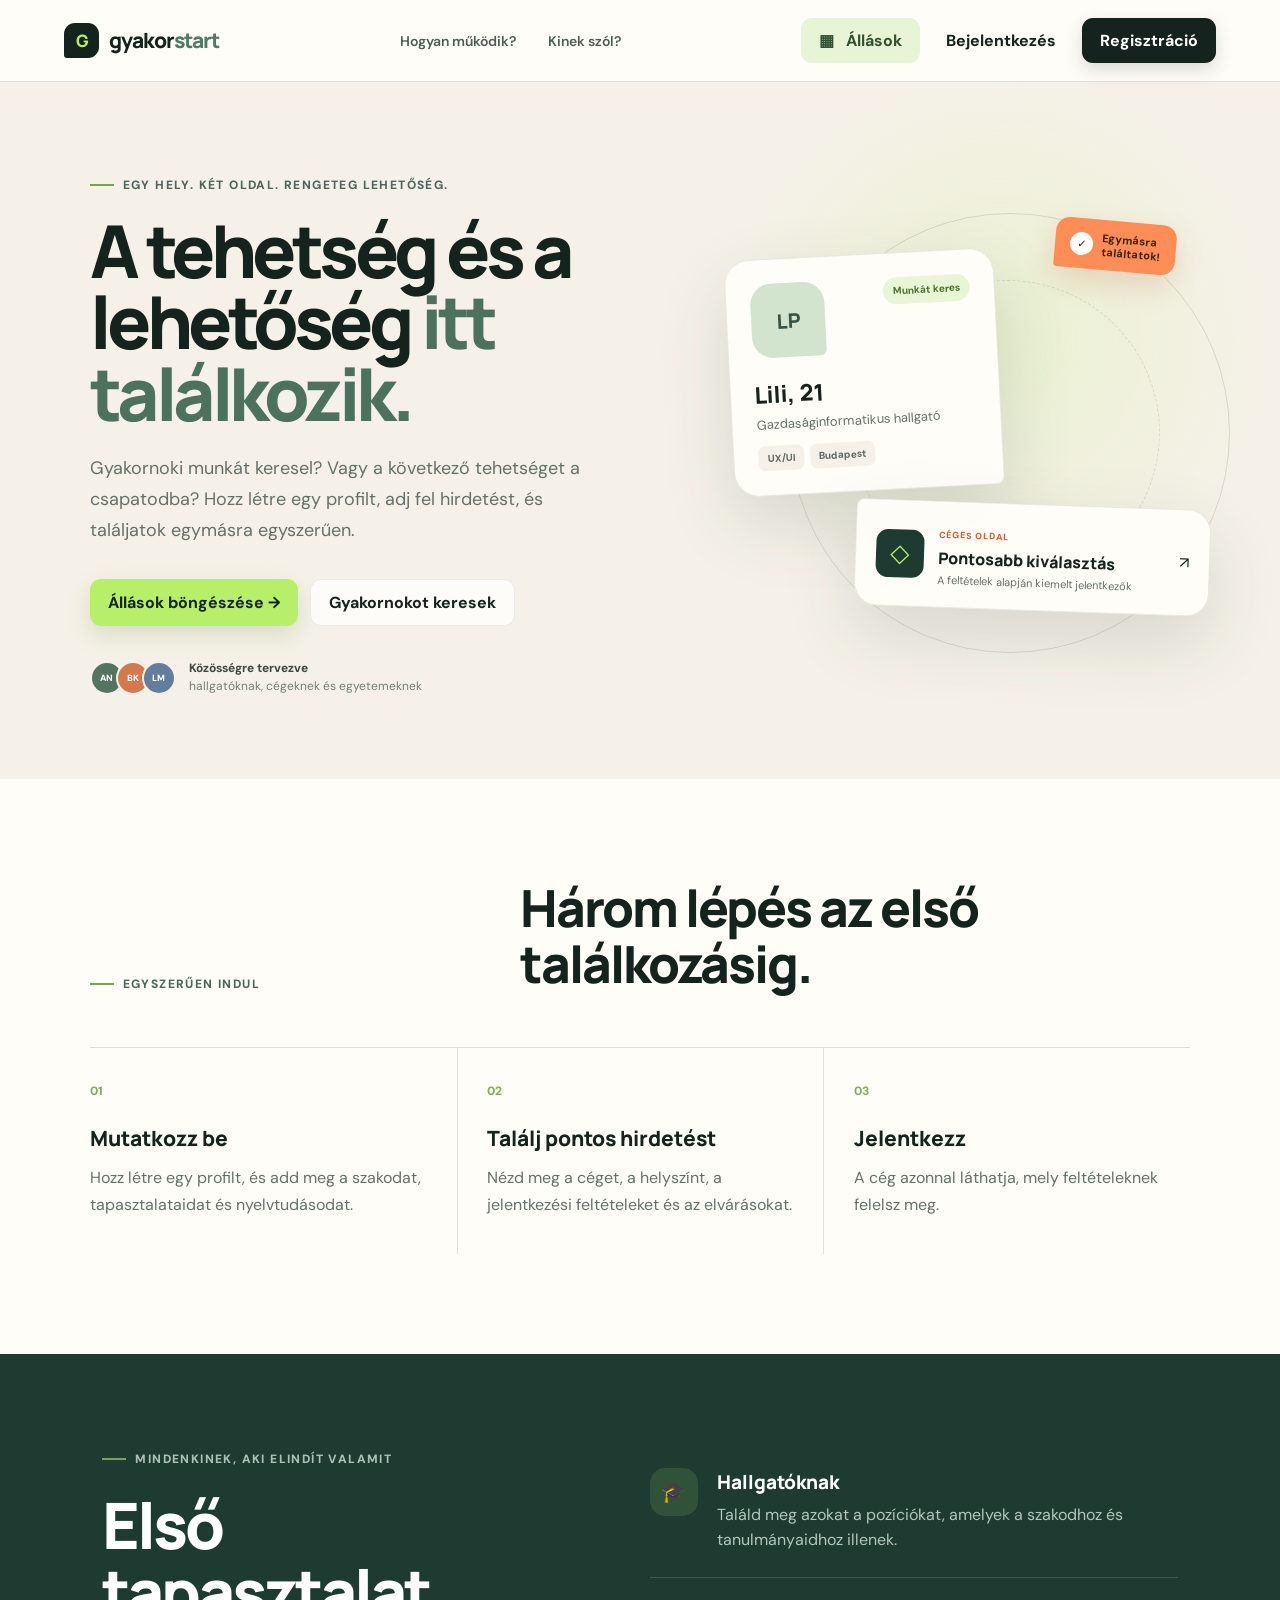
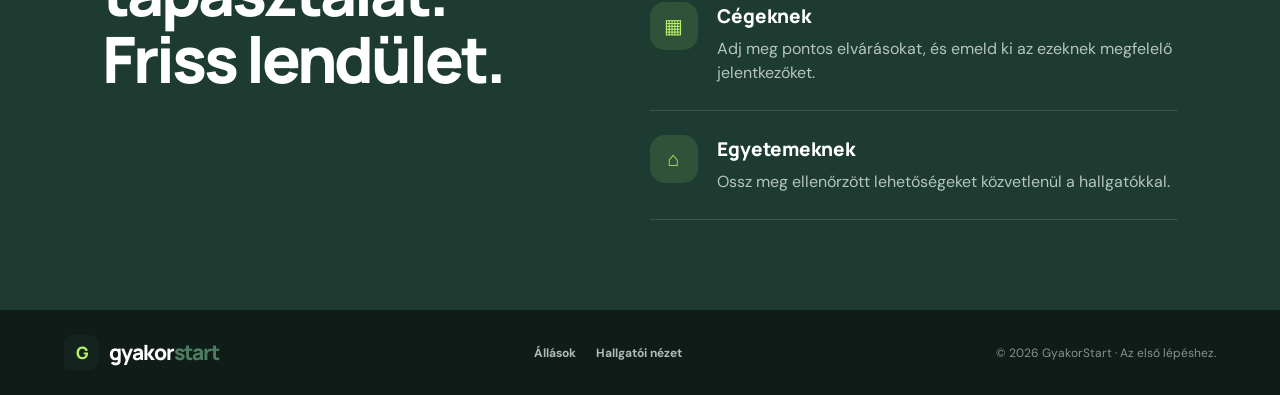
<file: frontend/index.html>
<!doctype html>
<html lang="hu">
  <head>
    <meta charset="UTF-8" />
    <meta name="viewport" content="width=device-width, initial-scale=1.0" />
    <meta name="description" content="GyakorStart – ahol az egyetemisták és a gyakornokot kereső cégek egymásra találnak." />
    <title>GyakorStart – Itt indul a karriered</title>
    <link rel="preconnect" href="https://fonts.googleapis.com" />
    <link rel="preconnect" href="https://fonts.gstatic.com" crossorigin />
    <link href="https://fonts.googleapis.com/css2?family=DM+Sans:wght@400;500;600;700&family=Manrope:wght@700;800&display=swap" rel="stylesheet" />
    <link rel="stylesheet" href="styles.css" />
  </head>
  <body>
    <header class="site-header">
      <a class="brand" href="index.html" aria-label="GyakorStart főoldal"><span class="brand-mark">G</span><span>gyakor<span>start</span></span></a>
      <nav class="nav" aria-label="Fő navigáció"><a href="#hogyan-mukodik">Hogyan működik?</a><a href="#kinek-szol">Kinek szól?</a></nav>
      <div class="auth-actions" id="auth-actions">
        <a class="button button-jobs" href="jobs.html">▦ &nbsp; Állások</a>
        <button class="button button-ghost" data-open-auth="login">Bejelentkezés</button>
        <button class="button button-dark" data-open-auth="register" data-auth-role="student">Regisztráció</button>
      </div>
    </header>

    <main id="top">
      <section class="hero">
        <div class="hero-copy">
          <span class="eyebrow"><i></i> Egy hely. Két oldal. Rengeteg lehetőség.</span>
          <h1>A tehetség és a lehetőség <em>itt találkozik.</em></h1>
          <p>Gyakornoki munkát keresel? Vagy a következő tehetséget a csapatodba? Hozz létre egy profilt, adj fel hirdetést, és találjatok egymásra egyszerűen.</p>
          <div class="hero-actions"><a class="button button-primary" href="jobs.html">Állások böngészése →</a><button class="button button-light" data-open-auth="register" data-auth-role="company">Gyakornokot keresek</button></div>
          <div class="trust-row"><div class="avatar-stack" aria-hidden="true"><span>AN</span><span>BK</span><span>LM</span></div><p><strong>Közösségre tervezve</strong><br />hallgatóknak, cégeknek és egyetemeknek</p></div>
        </div>
        <div class="hero-visual" aria-label="Példa gyakornoki profilok és állások">
          <div class="orbit orbit-one"></div><div class="orbit orbit-two"></div>
          <article class="profile-card"><div class="profile-top"><div class="portrait">LP</div><span class="status">Munkát keres</span></div><h2>Lili, 21</h2><p>Gazdaságinformatikus hallgató</p><div class="tags"><span>UX/UI</span><span>Budapest</span></div></article>
          <article class="job-card"><div class="company-icon">◇</div><div><span class="job-label">CÉGES OLDAL</span><h2>Pontosabb kiválasztás</h2><p>A feltételek alapján kiemelt jelentkezők</p></div><span aria-hidden="true">↗</span></article>
          <div class="match-badge"><span>✓</span><strong>Egymásra<br />találtatok!</strong></div>
        </div>
      </section>

      <section class="how-it-works" id="hogyan-mukodik">
        <div class="section-heading"><span class="eyebrow"><i></i> Egyszerűen indul</span><h2>Három lépés az első találkozásig.</h2></div>
        <div class="steps"><article><span>01</span><h3>Mutatkozz be</h3><p>Hozz létre egy profilt, és add meg a szakodat, tapasztalataidat és nyelvtudásodat.</p></article><article><span>02</span><h3>Találj pontos hirdetést</h3><p>Nézd meg a céget, a helyszínt, a jelentkezési feltételeket és az elvárásokat.</p></article><article><span>03</span><h3>Jelentkezz</h3><p>A cég azonnal láthatja, mely feltételeknek felelsz meg.</p></article></div>
      </section>

      <section class="audiences" id="kinek-szol">
        <div><span class="eyebrow eyebrow-light"><i></i> Mindenkinek, aki elindít valamit</span><h2>Első tapasztalat.<br />Friss lendület.</h2></div>
        <div class="audience-list"><article><span>🎓</span><div><h3>Hallgatóknak</h3><p>Találd meg azokat a pozíciókat, amelyek a szakodhoz és tanulmányaidhoz illenek.</p></div></article><article><span>▦</span><div><h3>Cégeknek</h3><p>Adj meg pontos elvárásokat, és emeld ki az ezeknek megfelelő jelentkezőket.</p></div></article><article><span>⌂</span><div><h3>Egyetemeknek</h3><p>Ossz meg ellenőrzött lehetőségeket közvetlenül a hallgatókkal.</p></div></article></div>
      </section>
    </main>

    <footer><a class="brand brand-footer" href="index.html"><span class="brand-mark">G</span><span>gyakor<span>start</span></span></a><div class="footer-links"><a href="jobs.html">Állások</a><a href="hallgatoi-profil.html">Hallgatói nézet</a></div><p>© 2026 GyakorStart · Az első lépéshez.</p></footer>

    <dialog class="auth-dialog" id="auth-dialog" aria-labelledby="auth-title">
      <button class="dialog-close" id="dialog-close" aria-label="Ablak bezárása">×</button><div class="dialog-brand"><span class="brand-mark">G</span></div><h2 id="auth-title">Jó, hogy itt vagy!</h2><p id="auth-subtitle">Lépj be, és folytasd, ahol abbahagytad.</p>
      <div class="auth-tabs" role="tablist"><button role="tab" data-auth-tab="login">Bejelentkezés</button><button role="tab" data-auth-tab="register">Regisztráció</button></div>
      <form id="auth-form">
        <fieldset class="registration-role" id="registration-role" hidden><legend>Milyen profilt szeretnél?</legend><div class="role-options"><label><input type="radio" name="account-role" value="student" checked /><span class="role-icon">🎓</span><span><strong>Hallgatói</strong><small>Álláskereséshez</small></span></label><label><input type="radio" name="account-role" value="company" /><span class="role-icon">▦</span><span><strong>Céges</strong><small>Gyakornok kereséséhez</small></span></label></div></fieldset>
        <fieldset class="role-fields" id="student-registration-fields" hidden disabled><legend>Hallgatói alapadatok</legend><div class="role-field-grid"><label for="student-name">Teljes név<input id="student-name" name="student-name" autocomplete="name" placeholder="Példa Petra" required /></label><label for="student-birth-date">Születési dátum<input id="student-birth-date" name="student-birth-date" type="date" autocomplete="bday" required /></label><label for="student-birth-place">Születési hely<input id="student-birth-place" name="student-birth-place" placeholder="pl. Győr" required /></label><label for="student-university">Egyetem<input id="student-university" name="student-university" placeholder="pl. Széchenyi István Egyetem" required /></label><label for="student-major">Szak<select id="student-major" name="student-major" required><option value="">Válassz szakot…</option></select></label><label for="student-major-custom" id="student-major-custom-wrap" hidden>Egyéb szak megnevezése<input id="student-major-custom" name="student-major-custom" placeholder="Add meg a képzés hivatalos nevét" /></label></div></fieldset>
        <fieldset class="role-fields" id="company-registration-fields" hidden disabled><legend>Céges adatok</legend><div class="role-field-grid">
          <label for="company-name">Hivatalos cégnév<input id="company-name" name="company-name" autocomplete="organization" placeholder="Példa Informatika Kft." required /></label>
          <label for="company-tax-number">Adószám<input id="company-tax-number" name="company-tax-number" inputmode="numeric" pattern="[0-9]{8}-[0-9]-[0-9]{2}" placeholder="12345678-2-08" title="Formátum: 12345678-2-08" required /></label>
          <label for="company-reg-number">Cégjegyzékszám <small>(ha cégjegyzékben szerepel)</small><input id="company-reg-number" name="company-reg-number" placeholder="08-09-123456" /></label>
          <label for="contact-name">Kapcsolattartó neve<input id="contact-name" name="contact-name" autocomplete="name" placeholder="Példa Péter" required /></label>
          <label for="company-phone">Kapcsolattartó telefonszáma<input id="company-phone" name="company-phone" type="tel" autocomplete="tel" placeholder="+36 30 123 4567" required /></label>
          <label for="company-postal-code">Székhely irányítószáma<input id="company-postal-code" name="company-postal-code" inputmode="numeric" pattern="[0-9]{4}" placeholder="9021" required /></label>
          <label for="company-city">Székhely települése<input id="company-city" name="company-city" placeholder="Győr" required /></label>
          <label for="company-street">Közterület neve és jellege<input id="company-street" name="company-street" placeholder="Baross Gábor út" required /></label>
          <label for="company-house-number">Házszám<input id="company-house-number" name="company-house-number" placeholder="12." required /></label>
          <label for="company-website">Weboldal <small>(nem kötelező)</small><input id="company-website" name="company-website" type="url" autocomplete="url" placeholder="https://pelda.hu" /></label>
        </div><p class="field-help">Az adószám, a székhely és a kapcsolattartási adatok megadása kötelező a céges fiók aktiválásához és álláshirdetés közzétételéhez.</p></fieldset>
        <label for="email">E-mail-cím</label><input id="email" type="email" autocomplete="email" placeholder="nev@email.hu" required /><label for="password">Jelszó</label><input id="password" type="password" minlength="6" placeholder="Legalább 6 karakter" required /><button class="button button-primary submit-button" type="submit">Bejelentkezés</button><p class="form-message" id="form-message" role="status"></p>
      </form>
      <p class="demo-note">Prototípus: a fiók csak ebben a böngészőben lesz elérhető. A teszthallgatói belépési adatok a README-ben találhatók.</p>
    </dialog>
    <script src="shared-data.js"></script>
    <script src="script.js"></script>
  </body>
</html>
</file>
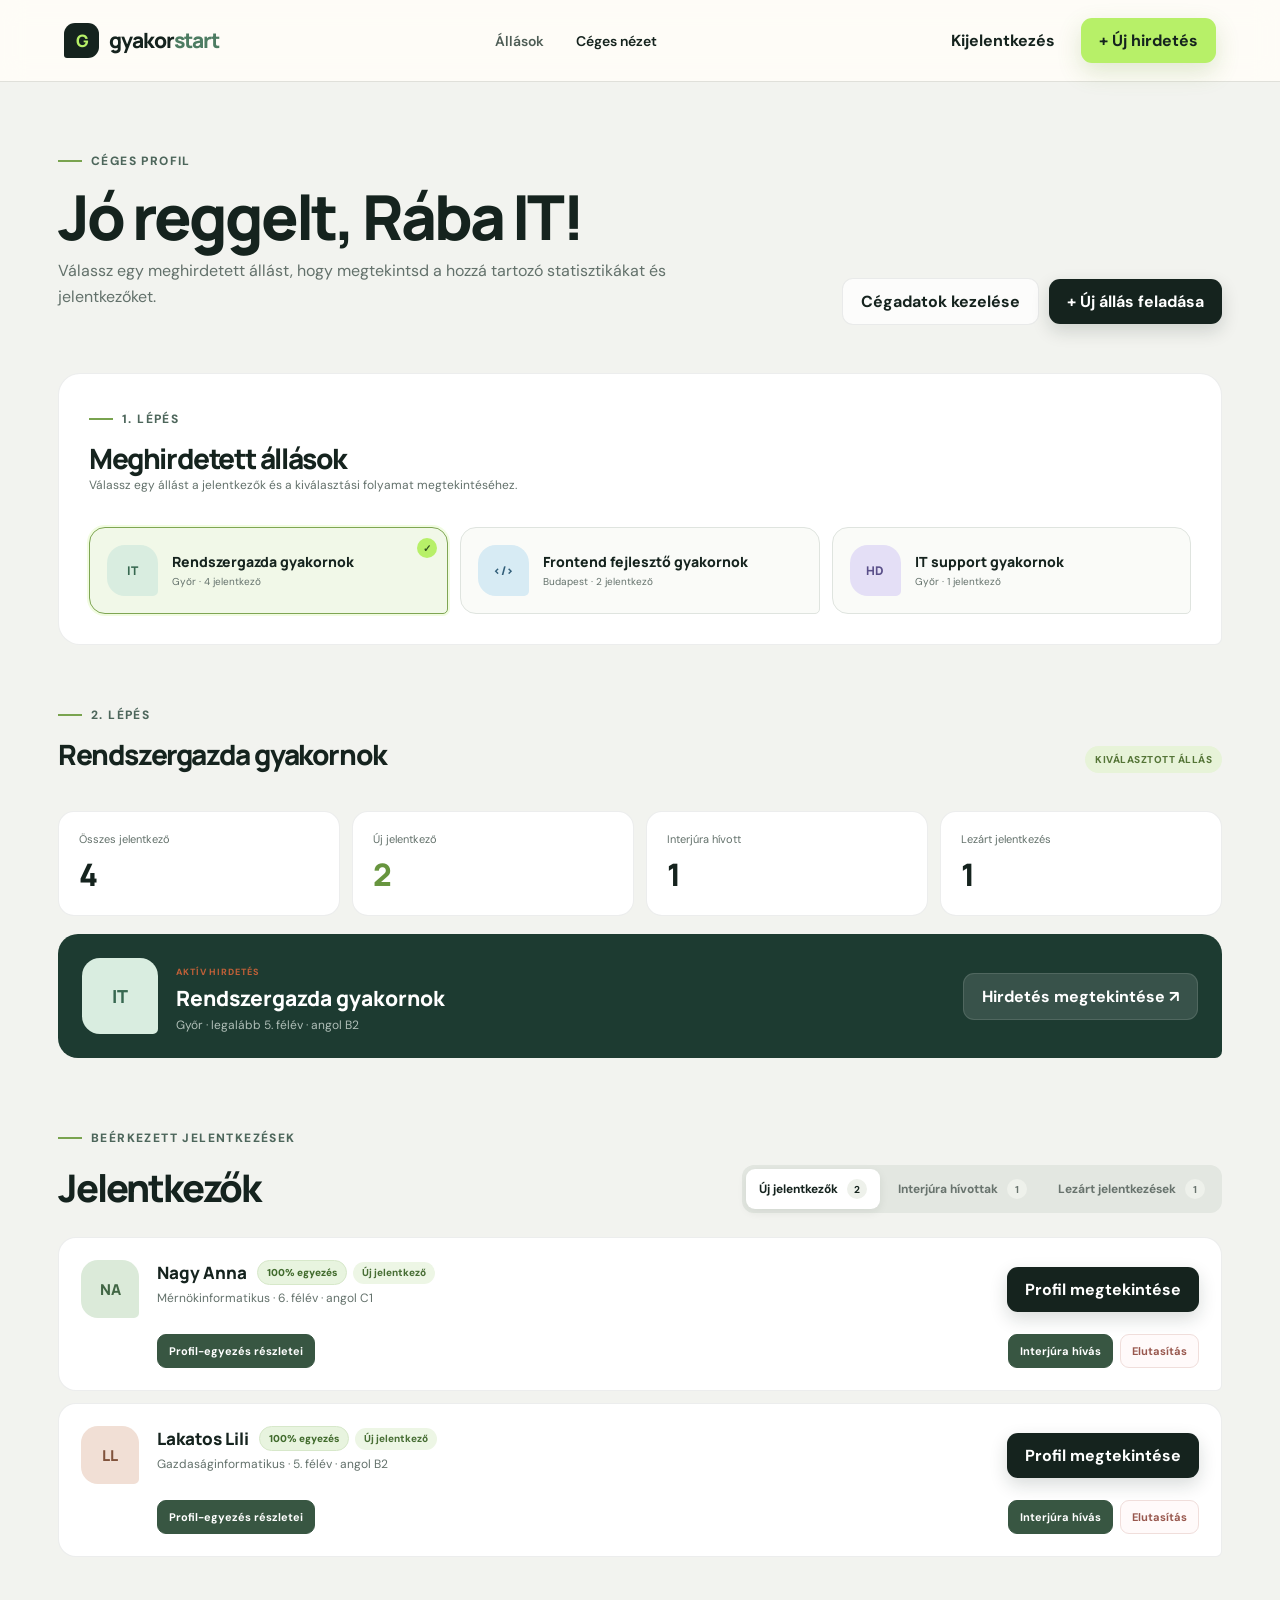
<file: frontend/ceges-profil.html>
<!doctype html>
<html lang="hu">
  <head>
    <meta charset="UTF-8" />
    <meta name="api-base-url" content="/api" />
    <meta name="api-mode" content="prototype" />
    <meta name="viewport" content="width=device-width, initial-scale=1.0" />
    <title>Céges nézet – GyakorStart</title>
    <link rel="preconnect" href="https://fonts.googleapis.com" />
    <link rel="preconnect" href="https://fonts.gstatic.com" crossorigin />
    <link href="https://fonts.googleapis.com/css2?family=DM+Sans:wght@400;500;600;700&family=Manrope:wght@700;800&display=swap" rel="stylesheet" />
    <link rel="stylesheet" href="styles.css" />
  </head>
  <body class="dashboard-body" data-profile-role="company">
    <header class="site-header">
      <a class="brand" href="index.html"><span class="brand-mark">G</span><span>gyakor<span>start</span></span></a>
      <nav class="nav">
        <a href="jobs.html">Állások</a>
        <a class="nav-active" href="ceges-profil.html">Céges nézet</a>
      </nav>
      <div class="auth-actions">
        <a class="button button-ghost" href="index.html" data-logout>Kijelentkezés</a>
        <button class="button button-primary" id="open-posting">+ Új hirdetés</button>
      </div>
    </header>

    <main class="company-page">
      <section class="company-welcome">
        <div>
          <span class="eyebrow"><i></i> Céges profil</span>
          <h1 id="company-greeting">Jó reggelt, Rába IT!</h1><p>Válassz egy meghirdetett állást, hogy megtekintsd a hozzá tartozó statisztikákat és jelentkezőket.</p>
        </div>
        <div class="company-welcome-actions"><button class="button button-light" id="open-company-details" type="button">Cégadatok kezelése</button><button class="button button-dark" id="open-posting-secondary">+ Új állás feladása</button></div>
      </section>

      <section class="company-jobs-section" aria-labelledby="company-jobs-title">
        <div class="company-section-title">
          <div>
            <span class="eyebrow"><i></i> 1. lépés</span>
            <h2 id="company-jobs-title">Meghirdetett állások</h2><p class="section-help">Válassz egy állást a jelentkezők és a kiválasztási folyamat megtekintéséhez.</p>
          </div>
        </div>
        <div class="company-job-picker">
          <button class="company-job-option active" data-company-job="rendszergazda"><span class="job-logo logo-mint">IT</span><span class="company-job-copy"><strong>Rendszergazda gyakornok</strong><small>Győr · 4 jelentkező</small></span><span class="selection-mark">✓</span></button>
          <button class="company-job-option" data-company-job="frontend"><span class="job-logo logo-blue">&lt;/&gt;</span><span class="company-job-copy"><strong>Frontend fejlesztő gyakornok</strong><small>Budapest · 8 jelentkező</small></span><span class="selection-mark">✓</span></button>
          <button class="company-job-option" data-company-job="it-support"><span class="job-logo logo-lilac">HD</span><span class="company-job-copy"><strong>IT support gyakornok</strong><small>Győr · 3 jelentkező</small></span><span class="selection-mark">✓</span></button>
        </div>
        <div class="company-empty-state" id="company-jobs-empty" hidden>
          <span class="empty-state-icon" aria-hidden="true">＋</span>
          <h3>Még nincsenek feladott hirdetéseid</h3>
          <p>Hozd létre az első gyakornoki pozíciódat, hogy a hallgatók jelentkezhessenek rá.</p>
          <button class="button button-primary" id="company-empty-posting" type="button">Első hirdetés feladása</button>
        </div>
      </section>

      <section class="selected-job-area" id="selected-job-area">
        <div class="company-section-title">
          <div>
            <span class="eyebrow"><i></i> 2. lépés</span>
            <h2 id="selected-job-heading">Rendszergazda gyakornok</h2>
          </div>
          <span class="selected-pill">Kiválasztott állás</span>
        </div>
        
        <section class="company-stats">
          <article><span>Összes jelentkező</span><strong id="stat-total">4</strong></article>
          <article><span>Új jelentkező</span><strong class="green-number" id="stat-new">1</strong></article>
          <article><span>Interjúra hívott</span><strong id="stat-interview">1</strong></article>
          <article><span>Lezárt jelentkezés</span><strong id="stat-rejected">1</strong></article>
        </section>

        <section class="posting-summary">
          <div class="job-logo logo-mint" id="selected-job-logo">IT</div>
          <div>
            <span class="listing-label">Aktív hirdetés</span>
            <h2 id="selected-job-title">Rendszergazda gyakornok</h2>
            <p id="selected-job-meta">Győr · legalább 5. félév · angol B2</p>
          </div>
          <a class="button button-light" id="selected-job-link" href="job.html?id=rendszergazda">Hirdetés megtekintése ↗</a>
        </section>

        <section class="job-management-panel" id="job-management-panel" hidden aria-label="Hirdetés kezelése">
          <div class="job-management-heading">
            <div>
              <span class="eyebrow"><i></i> Hirdetés kezelése</span>
              <h3 id="job-management-status">Aktív hirdetés</h3>
              <p id="job-management-description">A közzétett hirdetés feltételei nem módosíthatók.</p>
            </div>
          </div>
          <div class="job-management-actions" id="job-management-actions"></div>
          <p class="job-management-feedback" id="job-management-feedback" role="status" aria-live="polite" hidden></p>
        </section>

        <section class="applicants-section">
          <div class="applicants-heading">
            <div>
              <span class="eyebrow"><i></i> Beérkezett jelentkezések</span>
              <h2>Jelentkezők</h2>
            </div>
            <div class="candidate-tabs" role="group" aria-label="Jelentkezők státusz szerinti szűrése">
              <button class="active" type="button" aria-pressed="true" data-candidate-status="new">Új jelentkezők <span id="status-count-new">0</span></button>
              <button type="button" aria-pressed="false" data-candidate-status="interview">Interjúra hívottak <span id="status-count-interview">0</span></button>
              <button type="button" aria-pressed="false" data-candidate-status="rejected">Lezárt jelentkezések <span id="status-count-rejected">0</span></button>
            </div>
          </div>
          <p class="candidate-feedback" id="candidate-feedback" role="status" aria-live="polite" hidden></p>
          <div class="candidate-list" id="candidate-list" aria-live="polite"></div>
        </section>
      </section>
    </main>

    <dialog class="candidate-profile-dialog" id="candidate-profile-dialog" aria-labelledby="candidate-profile-title">
      <button class="dialog-close" id="candidate-profile-close" type="button" aria-label="Profilablak bezárása">×</button>
      <div id="candidate-profile-content"></div>
    </dialog>

    <dialog class="candidate-match-dialog" id="candidate-match-dialog" aria-labelledby="candidate-match-title">
      <button class="dialog-close" id="candidate-match-close" type="button" aria-label="Egyezés részleteinek bezárása">×</button>
      <div id="candidate-match-content"></div>
    </dialog>

    <dialog class="posting-dialog" id="company-details-dialog" aria-labelledby="company-details-title">
      <button class="dialog-close" id="company-details-close" type="button" aria-label="Bezárás">×</button>
      <div class="posting-form-view">
        <span class="modal-kicker">Céges adatok</span>
        <h2 id="company-details-title">A vállalkozás adatai</h2>
        <p>Az adatok megadása szükséges az álláshirdetések közzétételéhez. A kapcsolattartási adatok nem jelennek meg automatikusan nyilvánosan.</p>
        <form id="company-details-form">
          <div class="form-grid">
            <label>Hivatalos cégnév<input name="companyName" required maxlength="180" /></label>
            <label>Adószám<input name="taxNumber" required inputmode="numeric" pattern="[0-9]{8}-[0-9]-[0-9]{2}" placeholder="12345678-2-08" title="Formátum: 12345678-2-08" /></label>
            <label>Cégjegyzékszám <small>(ha van)</small><input name="companyRegistrationNumber" placeholder="08-09-123456" /></label>
            <label>Kapcsolattartó neve<input name="contactName" required /></label>
            <label>Kapcsolattartó telefonszáma<input name="phone" type="tel" required placeholder="+36 30 123 4567" /></label>
            <label>Székhely irányítószáma<input name="postalCode" required inputmode="numeric" pattern="[0-9]{4}" /></label>
            <label>Székhely települése<input name="city" required /></label>
            <label>Közterület neve és jellege<input name="street" required /></label>
            <label>Házszám<input name="houseNumber" required /></label>
            <label>Weboldal <small>(nem kötelező)</small><input name="website" type="url" placeholder="https://pelda.hu" /></label>
          </div>
          <p class="form-message" id="company-details-message" role="status"></p>
          <button class="button button-primary" type="submit">Cégadatok mentése</button>
        </form>
      </div>
    </dialog>

    <dialog class="posting-dialog" id="posting-dialog">
      <button class="dialog-close" id="posting-close" aria-label="Bezárás">×</button>
      <div id="posting-form-view">
        <span class="modal-kicker">Új hirdetés</span>
        <h2>Add meg a kiválasztás feltételeit</h2><p>A megadott feltételek segítenek megtalálni a pozícióhoz illő jelentkezőket.</p>
        
        <form id="posting-form">
          <div class="posting-description-fields posting-company-intro-first" style="display: grid; gap: 15px; margin: 0 0 18px;">
            <label for="post-company-description">A cég bemutatkozása
              <textarea id="post-company-description" name="companyDescription" rows="3" maxlength="2000" placeholder="Mutasd be röviden a céget, a tevékenységét és a csapatot, amelyhez a gyakornok csatlakozik."></textarea>
              <small class="field-help">A bemutatkozás az álláshirdetés elején, a szakmai információk előtt jelenik meg.</small>
            </label>
          </div>
          <div class="form-grid">

            <label class="post-field-position">Pozíció neve
              <input id="post-position-title" name="positionTitle" required maxlength="100" placeholder="pl. Rendszergazda gyakornok" />
            </label>
            
            <label class="post-field-location">Helyszín
              <input id="post-location" name="location" required maxlength="100" placeholder="pl. Győr" />
            </label>

            <label class="post-field-expiry">Jelentkezési határidő
              <input id="post-expires-on" name="expiresOn" type="date" required />
              <small>A jelentkezés a kiválasztott nap végén, 23:59-kor automatikusan lezárul.</small>
            </label>

            <label class="post-field-semester" for="post-min-semester">Minimum félév
              <select id="post-min-semester" name="minimumSemester" required>
                <option value="">Válassz minimum félévet…</option>
              </select>
              <small>Ugyanazok a félévek választhatók, mint a hallgatói profilban.</small>
            </label>

            <fieldset class="posting-program-section post-field-programs">
              <legend>Elfogadott szakok</legend><p class="posting-program-intro">Válaszd ki az elfogadott képzéseket.</p>
              <div class="post-program-list" id="post-program-list" aria-live="polite"></div>
              <div class="post-program-add-row" id="post-program-add-row">
                <label for="post-program-to-add">Szak hozzáadása<select id="post-program-to-add"><option value="">Válassz szakot…</option></select></label>
                <label class="post-program-custom-wrap" id="post-program-custom-wrap" for="post-program-custom-name" hidden>Egyéb szak neve<input id="post-program-custom-name" placeholder="pl. Szociológia" /></label>
                <button class="button button-light" id="add-post-program" type="button">+ Szak hozzáadása</button>
              </div>
              <p class="post-program-empty" id="post-program-empty">Minden szak elfogadott.</p>
            </fieldset>

            <label class="post-field-mode">Munkavégzés módja
              <select id="post-work-mode" name="workMode" required>
                <option value="">Válassz…</option>
                <option>Irodai</option>
                <option>Hibrid</option>
                <option>Távoli</option>
              </select>
            </label>

            <fieldset class="posting-language-section">
              <legend>Elvárt nyelvtudás</legend><p class="posting-language-intro">Nyelvenként megadhatod a minimum beszédkészségi szintet, hogy az adott nyelv kötelező feltétel-e vagy előny, valamint a nyelvvizsga-elvárást.</p>
              <div class="post-language-list" id="post-language-list" aria-live="polite"></div>
              <div class="post-language-add-row" id="post-language-add-row">
                <label for="post-language-to-add">Nyelv hozzáadása
                  <select id="post-language-to-add"><option value="">Válassz nyelvet…</option></select>
                </label>
                <button class="button button-light" id="add-post-language" type="button">+ Nyelv hozzáadása</button>
              </div>
              <p class="post-language-empty" id="post-language-empty">Nincs nyelvi elvárás megadva. A nyelvtudás nem feltétel.</p><p class="field-help">A hallgatói profillal közös, ellenőrzött nyelvlistából választhatsz. A „Nyelvi előny” nem kizáró feltétel. Nyelvvizsgát külön is előírhatsz.</p>
              <label class="post-language-relation-label" for="post-language-relation">Hogyan viszonyuljanak egymáshoz a kötelező nyelvek?
                <select id="post-language-relation"><option value="all">Minden kötelező nyelv szükséges</option><option value="any">Elegendő egy kötelező nyelv ismerete</option></select>
              </label>
            </fieldset>

            <fieldset class="weekly-hours-field post-field-hours">
              <legend>Heti óraszám elvárás</legend>
              <div class="hours-range">
                <label for="post-hours-min"><span>Minimum óraszám</span>
                  <input id="post-hours-min" type="number" min="5" max="40" placeholder="20" required style="border: 0; padding: 10px 3px; text-align: center; box-shadow: none;" />
                </label>
                <span class="hours-separator" aria-hidden="true">–</span>
                <label for="post-hours-max"><span>Maximum óraszám</span>
                  <input id="post-hours-max" type="number" min="5" max="40" placeholder="30" required style="border: 0; padding: 10px 3px; text-align: center; box-shadow: none;" />
                </label>
                <span>óra</span>
              </div>
            </fieldset>

            <label class="post-field-rate">Bruttó órabér <small style="text-transform: none; letter-spacing: 0; color: var(--muted); font-weight: 500;">(Opcionális)</small>
              <input id="post-hourly-rate" name="hourlyRate" maxlength="50" placeholder="pl. 2 600 Ft / óra" />
            </label>
          </div>

          <div class="posting-description-fields" style="display: grid; gap: 15px; margin-top: 15px;">
            <label for="post-tasks">A gyakornok feladatai
              <textarea id="post-tasks" name="tasks" rows="3" maxlength="2000" required placeholder="pl. Rendszerek karbantartása, felhasználói hibajegyek kezelése mentor segítségével..."></textarea>
            </label>

            <label for="post-requirements">Szakmai elvárások és előnyök
              <textarea id="post-requirements" name="requirements" rows="3" maxlength="2000" required placeholder="pl. Windows/Linux alapismeretek, jó kommunikációs készség..."></textarea>
            </label>
          </div>

          <p class="posting-api-error" id="posting-api-error" role="alert" hidden></p>
          <div class="posting-form-actions">
            <button class="button button-light" id="save-posting-draft" type="button">Piszkozat mentése</button>
            <button class="button button-primary submit-button" type="submit">Közzététel →</button>
          </div>
        </form>
      </div>
      <div class="application-success" id="posting-success" hidden>
        <span>✓</span>
        <h2 id="posting-success-title">A hirdetés közzétéve</h2>
        <p id="posting-success-copy">A hirdetés megjelent az álláskeresőben, és a megadott határidőig fogad jelentkezéseket.</p>
        <p class="posting-success-language" id="posting-success-overview"></p>
        <p class="posting-success-language" id="posting-success-programs"></p>
        <p class="posting-success-language" id="posting-success-language"></p>
        <button class="button button-dark" id="posting-done">Rendben</button>
      </div>
    </dialog>

    <script src="shared-data.js"></script>
    <script src="profile-session.js"></script>
    <script src="company.js"></script>
  </body>
</html>
</file>
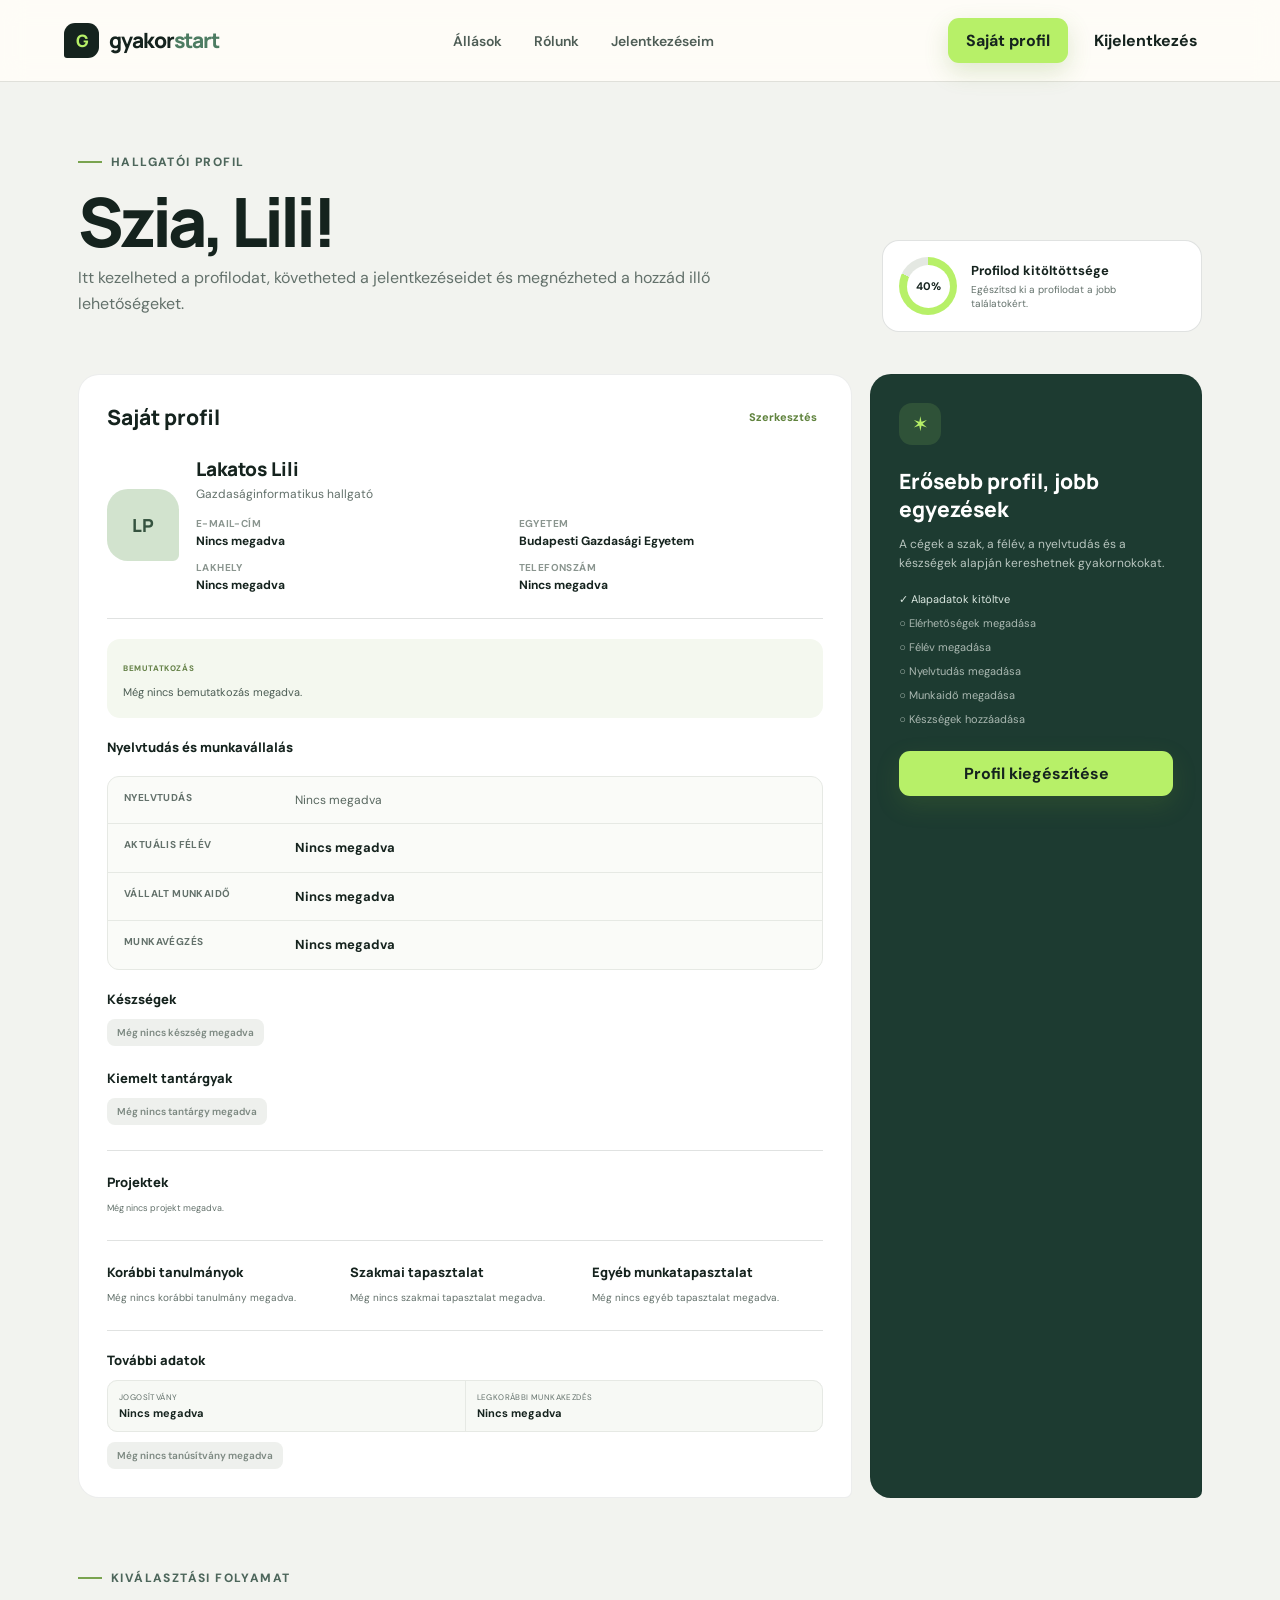
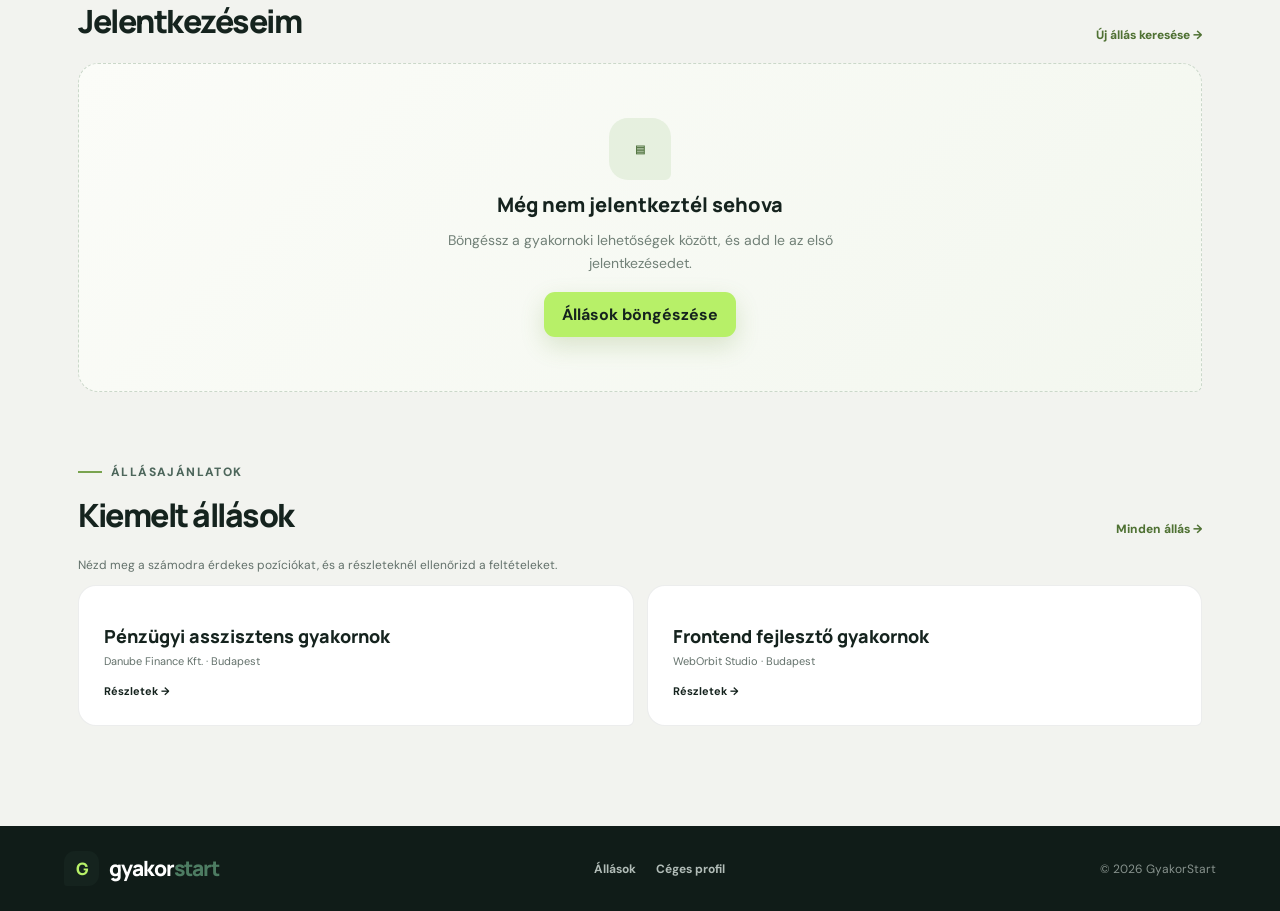
<file: frontend/hallgatoi-profil.html>
<!doctype html>
<html lang="hu">
  <head><meta charset="UTF-8" /><meta name="api-base-url" content="/api" /><meta name="api-mode" content="prototype" /><meta name="viewport" content="width=device-width, initial-scale=1.0" /><title>Saját profil – GyakorStart</title><link rel="preconnect" href="https://fonts.googleapis.com" /><link rel="preconnect" href="https://fonts.gstatic.com" crossorigin /><link href="https://fonts.googleapis.com/css2?family=DM+Sans:wght@400;500;600;700&family=Manrope:wght@700;800&display=swap" rel="stylesheet" /><link rel="stylesheet" href="styles.css" /></head>
  <body class="student-body" data-profile-role="student">
    <header class="site-header student-header"><a class="brand" href="index.html"><span class="brand-mark">G</span><span>gyakor<span>start</span></span></a><nav class="nav" aria-label="Hallgatói navigáció"><a href="jobs.html">Állások</a><a href="index.html#kinek-szol">Rólunk</a><a href="#jelentkezeseim">Jelentkezéseim</a></nav><div class="auth-actions"><a class="button button-primary" href="hallgatoi-profil.html">Saját profil</a><a class="button button-ghost" href="index.html" data-logout>Kijelentkezés</a></div></header>
    <main class="student-page">
      <section class="student-welcome"><div><span class="eyebrow"><i></i> Hallgatói profil</span><h1 id="student-greeting">Szia, Lili!</h1><p>Itt kezelheted a profilodat, követheted a jelentkezéseidet és megnézheted a hozzád illő lehetőségeket.</p></div><div class="profile-progress"><div class="progress-ring" id="profile-progress-ring"><strong id="profile-progress-value">40%</strong></div><div><strong>Profilod kitöltöttsége</strong><span id="profile-progress-copy">Egészítsd ki a profilodat a jobb találatokért.</span></div></div></section>
      <section class="student-grid">
        <article class="student-profile-card">
          <div class="student-card-head"><h2>Saját profil</h2><button class="text-button" data-open-profile-editor>Szerkesztés</button></div>
          <div class="student-identity"><div class="student-avatar-large" id="profile-avatar">LP</div><div class="student-identity-copy"><h3 id="profile-name">Lakatos Lili</h3><p id="profile-major">Gazdaságinformatikus hallgató</p><div class="profile-contact-grid"><div><span>E-mail-cím</span><a id="profile-email" href="mailto:">Nincs megadva</a></div><div><span>Egyetem</span><strong id="profile-university">Budapesti Gazdasági Egyetem</strong></div><div><span>Lakhely</span><strong id="profile-city">Nincs megadva</strong></div><div><span>Telefonszám</span><strong id="profile-phone">Nincs megadva</strong></div></div></div></div>
          <section class="profile-introduction"><span>Bemutatkozás</span><p id="profile-introduction">Még nincs bemutatkozás megadva.</p></section>
          <h3 class="subheading profile-overview-heading">Nyelvtudás és munkavállalás</h3><div class="profile-facts"><div class="profile-fact-languages"><span>Nyelvtudás</span><div class="profile-language-summary" id="profile-languages"><span class="profile-fact-empty">Nincs megadva</span></div></div><div><span>Aktuális félév</span><strong id="profile-semester">Nincs megadva</strong></div><div><span>Vállalt munkaidő</span><strong id="profile-weekly-hours">Nincs megadva</strong></div><div><span>Munkavégzés</span><strong id="profile-work-mode">Nincs megadva</strong></div></div>
          <h3 class="subheading">Készségek</h3><div class="student-skills" id="profile-skills"><span class="empty-skill">Még nincs készség megadva</span></div>
          <h3 class="subheading profile-extra-heading">Kiemelt tantárgyak</h3><div class="student-skills" id="profile-courses"><span class="empty-skill">Még nincs tantárgy megadva</span></div>
          <section class="profile-projects"><h3>Projektek</h3><div class="profile-project-list" id="profile-projects"><p class="profile-empty-copy">Még nincs projekt megadva.</p></div></section>
          <div class="profile-background-grid"><section><h3>Korábbi tanulmányok</h3><div class="profile-history-list" id="profile-education"><p class="profile-empty-copy">Még nincs korábbi tanulmány megadva.</p></div></section><section><h3>Szakmai tapasztalat</h3><div class="profile-history-list" id="profile-professional-experience"><p class="profile-empty-copy">Még nincs szakmai tapasztalat megadva.</p></div></section><section><h3>Egyéb munkatapasztalat</h3><div class="profile-history-list" id="profile-other-experience"><p class="profile-empty-copy">Még nincs egyéb tapasztalat megadva.</p></div></section></div>
          <section class="profile-additional-data"><h3>További adatok</h3><div class="profile-additional-grid"><div><span>Jogosítvány</span><strong id="profile-driving-license">Nincs megadva</strong></div><div><span>Legkorábbi munkakezdés</span><strong id="profile-availability">Nincs megadva</strong></div></div><div class="profile-external-links" id="profile-external-links"></div><div class="student-skills profile-certifications" id="profile-certifications"><span class="empty-skill">Még nincs tanúsítvány megadva</span></div></section>
        </article>
        <article class="profile-tip-card"><span class="tip-icon">✶</span><h2>Erősebb profil, jobb egyezések</h2><p>A cégek a szak, a félév, a nyelvtudás és a készségek alapján kereshetnek gyakornokokat.</p><ul><li class="done">✓ Alapadatok kitöltve</li><li id="completion-contact">○ Elérhetőségek megadása</li><li id="completion-study">○ Félév megadása</li><li id="completion-language">○ Nyelvtudás megadása</li><li id="completion-work">○ Munkaidő megadása</li><li id="completion-skills">○ Készségek hozzáadása</li></ul><button class="button button-primary" data-open-profile-editor>Profil kiegészítése</button></article>
      </section>
      <section class="student-section" id="jelentkezeseim"><div class="student-section-head"><div><span class="eyebrow"><i></i> Kiválasztási folyamat</span><h2>Jelentkezéseim</h2></div><a href="jobs.html">Új állás keresése →</a></div><div class="application-list" id="student-application-list" aria-live="polite"></div></section>
      <section class="student-section"><div class="student-section-head"><div><span class="eyebrow"><i></i> Állásajánlatok</span><h2>Kiemelt állások</h2></div><a href="jobs.html">Minden állás →</a></div><p class="section-help">Nézd meg a számodra érdekes pozíciókat, és a részleteknél ellenőrizd a feltételeket.</p><div class="recommended-grid"><a href="job.html?id=penzugy"><h3>Pénzügyi asszisztens gyakornok</h3><p>Danube Finance Kft. · Budapest</p><strong>Részletek →</strong></a><a href="job.html?id=frontend"><h3>Frontend fejlesztő gyakornok</h3><p>WebOrbit Studio · Budapest</p><strong>Részletek →</strong></a></div></section>
    </main>
    <dialog class="student-application-dialog" id="student-application-dialog" aria-labelledby="student-application-dialog-title">
      <div class="student-application-dialog-head">
        <span class="modal-kicker">Jelentkezés részletei</span>
        <button class="dialog-close" id="student-application-dialog-close" type="button" aria-label="Bezárás">×</button>
      </div>
      <div class="student-application-dialog-identity">
        <div>
          <h2 id="student-application-dialog-title">Rendszergazda gyakornok</h2>
          <p id="student-application-dialog-company">Rába IT Services Kft. · Győr</p>
          <span class="student-application-dialog-applied" id="student-application-dialog-applied"></span>
        </div>
        <span class="application-status new" id="student-application-dialog-status">Elbírálás alatt</span>
      </div>
      <p class="student-application-dialog-status-copy" id="student-application-dialog-status-copy"></p>
      <section class="student-application-dialog-timeline" aria-labelledby="student-application-dialog-timeline-title">
        <h3 id="student-application-dialog-timeline-title">Jelentkezésed idővonala</h3>
        <ol class="application-timeline" id="student-application-dialog-timeline"></ol>
      </section>
      <div class="student-application-dialog-actions">
        <a class="button button-primary" id="student-application-job-link" href="job.html" target="_blank" rel="noopener noreferrer">Eredeti hirdetés megtekintése ↗</a>
        <button class="button button-light" id="student-application-dialog-close-secondary" type="button">Bezárás</button>
      </div>
    </dialog>
    <dialog class="profile-dialog" id="profile-dialog" aria-labelledby="profile-dialog-title">
      <button class="dialog-close" id="profile-dialog-close" aria-label="Bezárás">×</button>
      <span class="modal-kicker">Hallgatói profil</span>
      <h2 id="profile-dialog-title">Profil kiegészítése</h2>
      <p>Add meg, milyen lehetőségeket keresel. Ezek alapján pontosabb találatokat és céges egyezéseket kaphatsz.</p>
      <form id="profile-completion-form">
        <section class="profile-photo-editor">
          <div class="profile-photo-preview" id="profile-photo-preview"><span id="profile-photo-initials">LP</span></div>
          <div><strong>Profilkép</strong><p>JPG, PNG vagy WebP képet válassz. A képet az oldal automatikusan lekicsinyíti.</p><div class="photo-actions"><label class="button button-light photo-upload-button" for="profile-photo-input">Kép kiválasztása<input id="profile-photo-input" type="file" accept="image/png,image/jpeg,image/webp" hidden /></label><button class="text-button" id="remove-profile-photo" type="button">Kép törlése</button></div></div>
        </section>
        <section class="profile-editor-card" aria-labelledby="contact-editor-title"><div class="profile-editor-heading"><div><h3 id="contact-editor-title">Kapcsolati adatok és bemutatkozás</h3><p>A telefonszám és a lakhely a profilod felső részén jelenik meg. Az e-mail-címedet a regisztrációkor megadott fiókadatból vesszük át.</p></div></div><div class="additional-editor-grid"><label for="edit-city">Lakhely<input id="edit-city" placeholder="pl. Győr" /></label><label for="edit-phone">Telefonszám<input id="edit-phone" type="tel" autocomplete="tel" placeholder="pl. +36 30 123 4567" /></label></div><label for="edit-introduction">Rövid bemutatkozás<textarea id="edit-introduction" maxlength="500" rows="4" placeholder="Írj néhány mondatot magadról, az érdeklődésedről és a céljaidról."></textarea></label><p class="field-help">Legfeljebb 500 karakter. Mutasd be röviden, milyen területek érdekelnek és milyen gyakornoki munkát keresel.</p></section>
        <div class="profile-form-grid">
          <label for="edit-major">Jelenlegi szak<select id="edit-major" required><option value="">Válassz szakot…</option></select></label>
          <label for="edit-major-custom" id="edit-major-custom-wrap" hidden>Egyéb szak megnevezése<input id="edit-major-custom" placeholder="Add meg a képzés hivatalos nevét" /></label>
          <label for="edit-semester">Aktuális félév<select id="edit-semester" required><option value="">Válassz félévet…</option></select></label>
          <fieldset class="weekly-hours-field"><legend>Heti vállalt munkaidő</legend><div class="hours-range"><label for="edit-weekly-hours-min"><span>Minimum óraszám</span><input id="edit-weekly-hours-min" aria-label="Minimum heti óraszám" type="number" min="5" max="40" step="1" placeholder="8" required /></label><span class="hours-separator" aria-hidden="true">–</span><label for="edit-weekly-hours-max"><span>Maximum óraszám</span><input id="edit-weekly-hours-max" aria-label="Maximum heti óraszám" type="number" min="5" max="40" step="1" placeholder="24" required /></label><span>óra</span></div><small>Heti 5–40 óra közötti értéket adj meg.</small></fieldset>
          <label for="edit-work-mode">Munkavégzés módja<select id="edit-work-mode" required><option value="">Válassz…</option><option>Irodai</option><option>Hibrid</option><option>Távoli</option><option>Mindegy</option></select></label>
        </div>
        <section class="language-editor" aria-labelledby="language-editor-title">
          <div class="language-editor-heading"><div><h3 id="language-editor-title">Nyelvtudás és nyelvvizsga</h3><p>Nyelvenként add meg a beszédkészségedet. A nyelvvizsga szintjét ettől függetlenül rögzítheted.</p></div></div>
          <div class="language-list" id="student-language-list" aria-live="polite"></div>
          <div class="language-add-row" id="language-add-row">
            <label for="language-to-add">Nyelv hozzáadása<select id="language-to-add"><option value="">Válassz nyelvet…</option></select></label>
            <button class="button button-light" id="add-language" type="button">+ Nyelvtudás hozzáadása</button>
          </div>
          <p class="field-help">Az angol, német és magyar mellett további gyakori nyelveket is választhatsz a közös listából.</p>
          <p class="language-empty" id="language-empty">Még nem adtál meg nyelvtudást. A nyelvtudás megadása nem kötelező.</p>
        </section>
        <section class="profile-editor-card" aria-labelledby="skills-editor-title"><div class="profile-editor-heading"><div><h3 id="skills-editor-title">Készségek</h3><p>Add meg a készségeidet és azt is, mennyire magabiztosan használod őket.</p></div><button class="button button-light" id="add-skill" type="button">+ Készség</button></div><div class="repeatable-list" id="skill-editor-list"></div></section>
        <section class="profile-editor-card" aria-labelledby="courses-editor-title"><div class="profile-editor-heading"><div><h3 id="courses-editor-title">Kiemelt tantárgyak</h3><p>Azokat a tantárgyakat emeld ki, amelyek hasznosak lehetnek a keresett gyakornoki munkához.</p></div></div><label for="edit-relevant-courses">Releváns tantárgyak<input id="edit-relevant-courses" placeholder="pl. Adatbázisok, Programozás, Vállalati pénzügyek" /></label><p class="field-help">A tantárgyakat vesszővel válaszd el.</p></section>
        <section class="profile-editor-card" aria-labelledby="projects-editor-title"><div class="profile-editor-heading"><div><h3 id="projects-editor-title">Projektek</h3><p>Egyetemi és saját projekteket is hozzáadhatsz.</p></div><button class="button button-light" id="add-project" type="button">+ Projekt</button></div><div class="repeatable-list" id="project-editor-list"></div></section>
        <section class="profile-editor-card" aria-labelledby="education-editor-title"><div class="profile-editor-heading"><div><h3 id="education-editor-title">Korábbi tanulmányok</h3><p>Középiskolát, korábbi képzést vagy más befejezett tanulmányt is megadhatsz.</p></div><button class="button button-light" id="add-education" type="button">+ Tanulmány</button></div><div class="repeatable-list" id="education-editor-list"></div></section>
        <section class="profile-editor-card" aria-labelledby="professional-experience-editor-title"><div class="profile-editor-heading"><div><h3 id="professional-experience-editor-title">Szakmai tapasztalat</h3><p>Gyakornoki munkát vagy a tanulmányaidhoz kapcsolódó korábbi pozíciót tüntess fel.</p></div><button class="button button-light" id="add-professional-experience" type="button">+ Szakmai tapasztalat</button></div><div class="repeatable-list" id="professional-experience-editor-list"></div></section>
        <section class="profile-editor-card" aria-labelledby="other-experience-editor-title"><div class="profile-editor-heading"><div><h3 id="other-experience-editor-title">Egyéb munkatapasztalat</h3><p>Diákmunka, önkéntes munka vagy más korábbi munkavégzés is megadható.</p></div><button class="button button-light" id="add-other-experience" type="button">+ Egyéb tapasztalat</button></div><div class="repeatable-list" id="other-experience-editor-list"></div></section>
        <section class="profile-editor-card" aria-labelledby="additional-editor-title"><div class="profile-editor-heading"><div><h3 id="additional-editor-title">További adatok</h3><p>Ezek az adatok opcionálisak, de bizonyos állásoknál segíthetik a kiválasztást.</p></div></div><div class="additional-editor-grid"><label for="edit-driving-license">Jogosítvány<select id="edit-driving-license"><option value="">Nincs megadva</option><option>Nincs jogosítványom</option><option>AM kategória</option><option>A kategória</option><option>B kategória</option><option>C kategória</option><option>Egyéb kategória</option></select></label><label for="edit-availability-date">Legkorábbi munkakezdés<input id="edit-availability-date" type="date" /></label><label for="edit-linkedin-url">LinkedIn profil<input id="edit-linkedin-url" type="url" placeholder="https://linkedin.com/in/..." /></label><label for="edit-portfolio-url">GitHub vagy portfólió<input id="edit-portfolio-url" type="url" placeholder="https://github.com/..." /></label></div><label for="edit-certifications">Tanúsítványok és képesítések<input id="edit-certifications" placeholder="pl. ICDL, AWS Cloud Practitioner" /></label><p class="field-help">A tanúsítványokat vesszővel válaszd el.</p></section>
        <button class="button button-primary submit-button" type="submit">Profil mentése →</button>
        <p class="form-message" id="profile-save-message" role="status"></p>
      </form>
    </dialog>
    <footer><a class="brand brand-footer" href="index.html"><span class="brand-mark">G</span><span>gyakor<span>start</span></span></a><div class="footer-links"><a href="jobs.html">Állások</a><a href="ceges-profil.html">Céges profil</a></div><p>© 2026 GyakorStart</p></footer>
    <script src="shared-data.js"></script>
    <script src="student-applications.js"></script>
    <script src="profile-session.js"></script>
  </body>
</html>
</file>
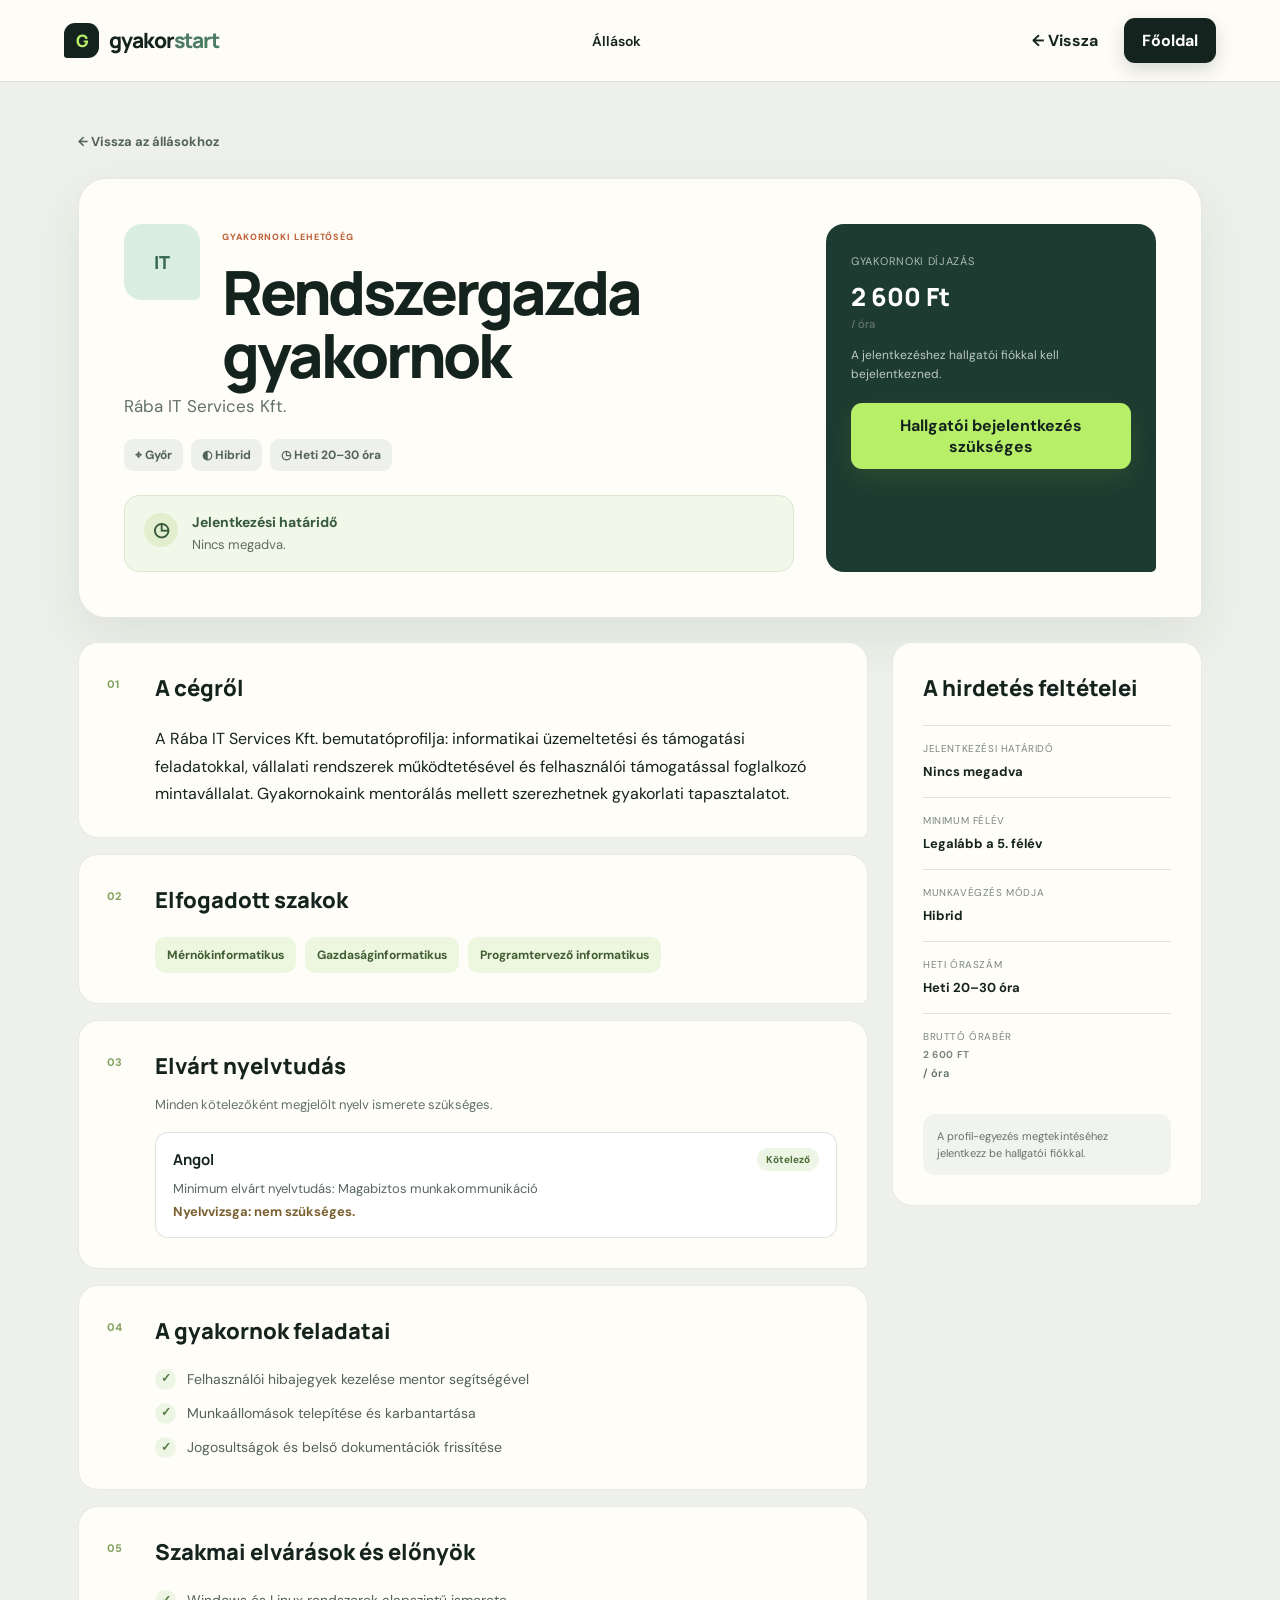
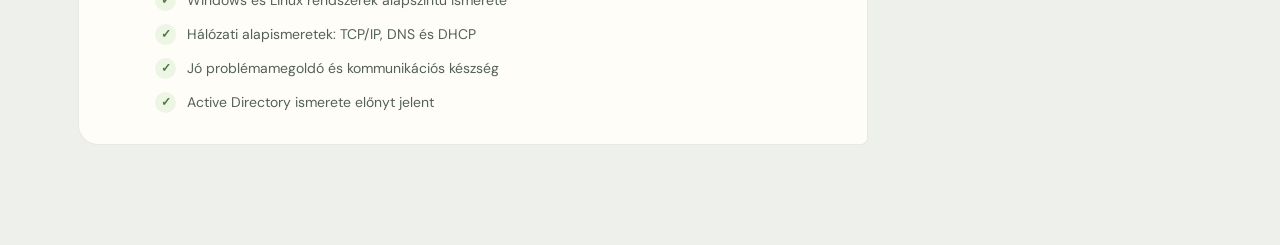
<file: frontend/job.html>
<!doctype html>
<html lang="hu">
  <head><meta charset="UTF-8" /><meta name="api-base-url" content="/api" /><meta name="viewport" content="width=device-width, initial-scale=1.0" /><title>Állás részletei – GyakorStart</title><link rel="preconnect" href="https://fonts.googleapis.com" /><link rel="preconnect" href="https://fonts.gstatic.com" crossorigin /><link href="https://fonts.googleapis.com/css2?family=DM+Sans:wght@400;500;600;700&family=Manrope:wght@700;800&display=swap" rel="stylesheet" /><link rel="stylesheet" href="styles.css" /></head>
  <body class="page-surface">
    <header class="site-header"><a class="brand" href="index.html"><span class="brand-mark">G</span><span>gyakor<span>start</span></span></a><nav class="nav"><a class="nav-active" href="jobs.html">Állások</a></nav><div class="auth-actions"><a class="button button-ghost" href="jobs.html">← Vissza</a><a class="button button-dark" href="index.html">Főoldal</a></div></header>
    <main class="detail-page">
      <a class="back-link" href="jobs.html">← Vissza az állásokhoz</a>
      <section class="detail-hero">
        <div class="detail-main">
          <div class="job-logo logo-mint detail-logo" id="detail-logo">IT</div>
          <span class="listing-label" id="detail-posting-label">Gyakornoki lehetőség</span>
          <h1 id="detail-title">Rendszergazda gyakornok</h1>
          <p class="detail-company" id="detail-company">Rába IT Services Kft.</p>
          <div class="detail-chips">
            <span id="detail-location">⌖ Győr</span>
            <span id="detail-mode">◐ Hibrid</span>
            <span id="detail-hours">◷ Heti 20–30 óra</span>
          </div>
          <div class="detail-deadline-banner" id="detail-deadline-banner" role="status">
            <span class="detail-deadline-icon" aria-hidden="true">◷</span>
            <div><strong id="detail-deadline-title">Jelentkezési határidő</strong><p id="detail-deadline-text">Nincs megadva.</p></div>
          </div>
        </div>
        <aside class="apply-panel">
          <span>Gyakornoki díjazás</span>
          <strong id="detail-pay">2 600 Ft / óra</strong>
          <p id="detail-application-status">A jelentkezés előtt ellenőrizd az alapfeltételeket és a jelentkezési határidőt.</p>
          <button class="button button-primary" id="open-application">Jelentkezem erre az állásra →</button>
        </aside>
      </section>
      <div class="detail-layout">
        <div class="detail-content">
          <section class="content-card company-description-first" id="detail-company-description-section"><span class="card-number">01</span><h2>A cégről</h2><div class="detail-long-text" id="detail-company-description"></div></section>
          <section class="content-card"><span class="card-number">02</span><h2>Elfogadott szakok</h2><p class="detail-section-intro" id="detail-program-intro" hidden></p><div class="study-list" id="detail-programs"></div></section>
          <section class="content-card" id="detail-language-section"><span class="card-number">03</span><h2>Elvárt nyelvtudás</h2><p class="detail-section-intro" id="detail-language-intro" hidden></p><div class="detail-language-list" id="detail-language-requirements"></div></section>
          <section class="content-card"><span class="card-number">04</span><h2>A gyakornok feladatai</h2><div class="detail-long-text" id="detail-tasks"></div></section>
          <section class="content-card"><span class="card-number">05</span><h2>Szakmai elvárások és előnyök</h2><div class="detail-long-text" id="detail-requirements"></div></section>
        </div>
        <aside class="facts-card"><h2>A hirdetés feltételei</h2>
          <div class="fact-row"><span>Jelentkezési határidő</span><strong id="detail-deadline-fact">Nincs megadva</strong></div>
          <div class="fact-row"><span>Minimum félév</span><strong id="detail-semester">5. félév</strong></div>
          <div class="fact-row"><span>Munkavégzés módja</span><strong id="detail-workplace">Hibrid</strong></div>
          <div class="fact-row"><span>Heti óraszám</span><strong id="detail-hours-fact">Heti 20–30 óra</strong></div>
          <div class="fact-row"><span>Bruttó órabér</span><strong id="detail-pay-fact">2 600 Ft / óra</strong></div>
          <section class="student-profile-match" id="student-profile-match" aria-labelledby="student-profile-match-title" hidden>
            <div class="student-match-heading"><div><span class="student-match-kicker">Személyre szabott illeszkedés</span><h3 id="student-profile-match-title">Profil-egyezés</h3></div><strong id="student-match-percent">–</strong></div>
            <p class="student-match-description" id="student-match-description"></p>
            <div class="student-match-progress" id="student-match-progress" role="progressbar" aria-label="Profil-egyezés" aria-valuemin="0" aria-valuemax="100" aria-valuenow="0"><span id="student-match-progress-fill"></span></div>
            <ul class="student-match-criteria" id="student-match-criteria"></ul>
            <p class="student-match-footnote">Az egyezés a megadott profiladatok alapján készült becslés. A munkáltató a jelentkezéseket egyedileg értékeli.</p>
          </section>
          <p class="student-match-login-note" id="student-match-login-note" hidden>A profil-egyezés megtekintéséhez jelentkezz be hallgatói fiókkal.</p>
        </aside>
      </div>
    </main>
    <dialog class="application-dialog" id="application-dialog"><button class="dialog-close" id="application-close" aria-label="Bezárás">×</button><div id="application-form-view"><span class="modal-kicker">Jelentkezés</span><h2 id="application-heading">Rendszergazda gyakornok</h2><p id="application-company">Rába IT Services Kft.</p><form id="application-form"><label for="applicant-name">Teljes neved</label><input id="applicant-name" autocomplete="name" required readonly /><label for="applicant-email">E-mail-címed</label><input id="applicant-email" type="email" autocomplete="email" required readonly /><label for="application-note">Rövid bemutatkozás</label><textarea id="application-note" rows="4" maxlength="1000" required></textarea><p class="application-form-error" id="application-error" role="alert" hidden></p><button class="button button-primary submit-button" type="submit">Jelentkezés elküldése →</button></form></div><div class="application-success" id="application-success" hidden><span>✓</span><h2>Sikeresen jelentkeztél!</h2><p id="application-success-copy">A jelentkezésed sikeresen beérkezett a vállalathoz.</p><button class="button button-dark" id="application-done">Bezárás</button></div></dialog>
    <script src="shared-data.js"></script>
    <script src="job-detail.js"></script>
    <script src="site-session-nav.js"></script>
  </body>
</html>
</file>
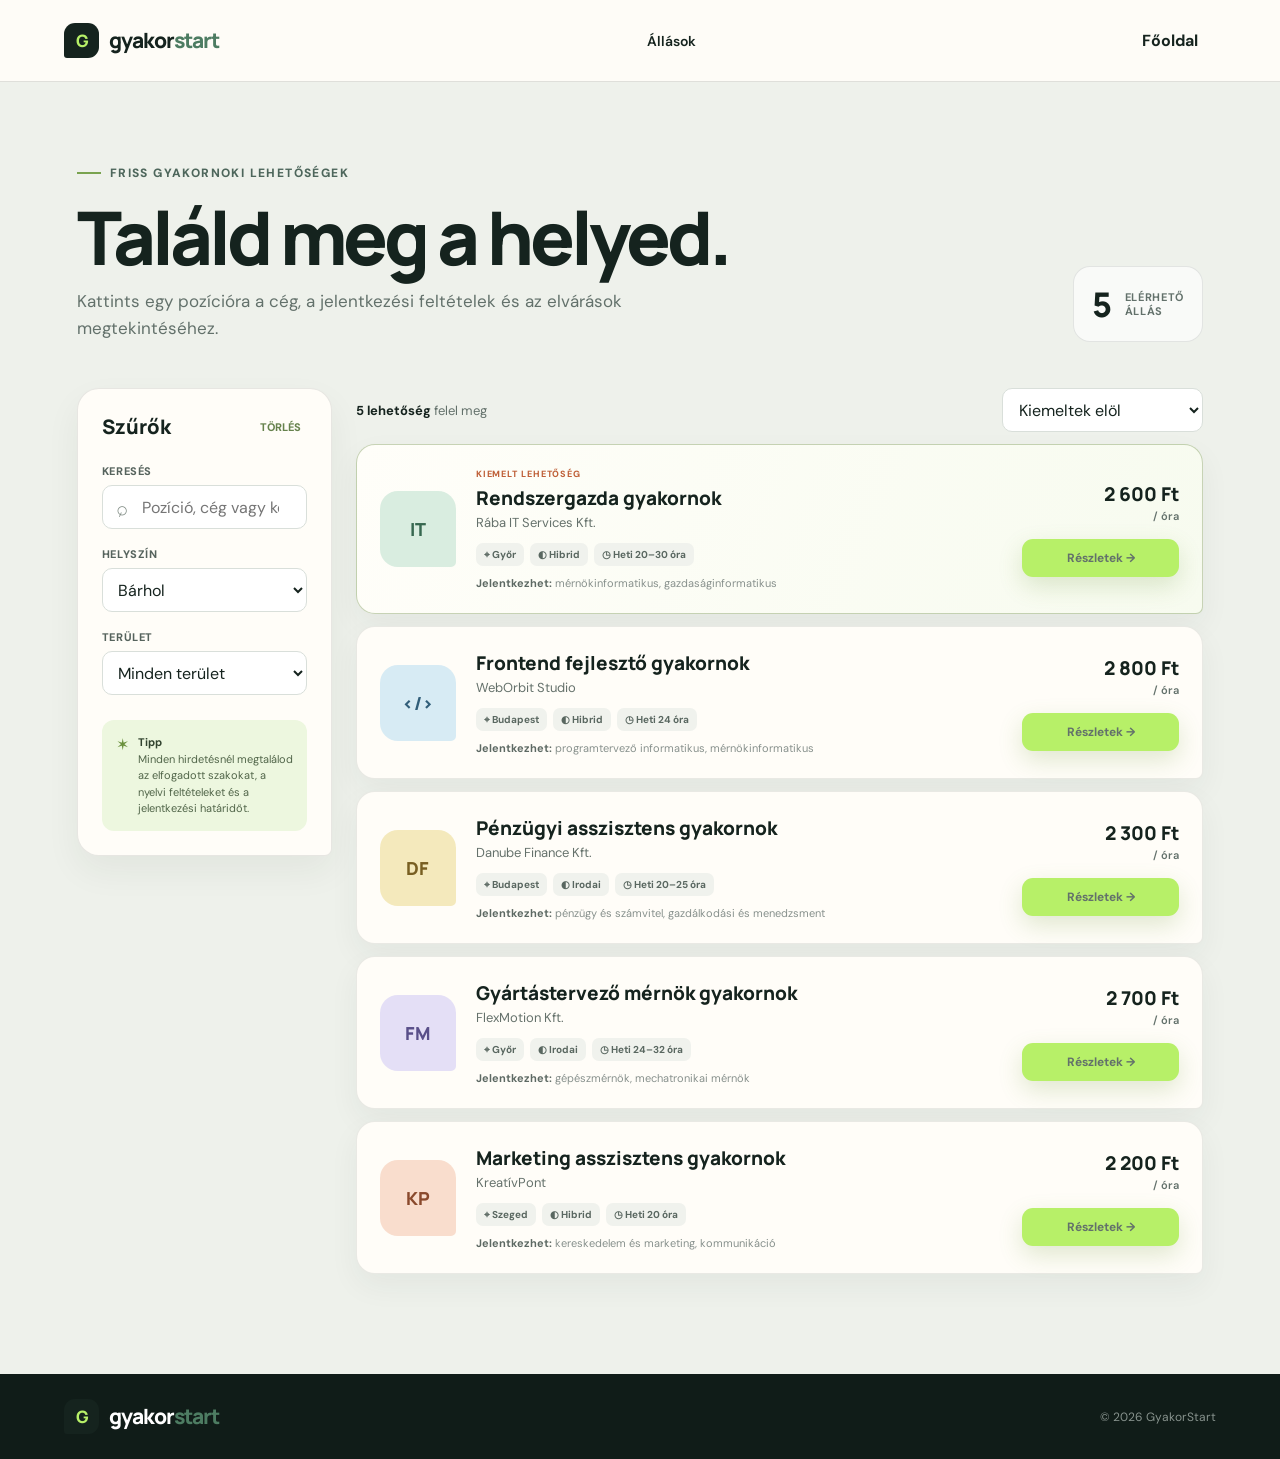
<file: frontend/jobs.html>
<!doctype html>
<html lang="hu">
  <head>
    <meta charset="UTF-8" /><meta name="viewport" content="width=device-width, initial-scale=1.0" />
    <title>Állások – GyakorStart</title>
    <link rel="preconnect" href="https://fonts.googleapis.com" /><link rel="preconnect" href="https://fonts.gstatic.com" crossorigin /><link href="https://fonts.googleapis.com/css2?family=DM+Sans:wght@400;500;600;700&family=Manrope:wght@700;800&display=swap" rel="stylesheet" /><link rel="stylesheet" href="styles.css" />
  </head>
  <body class="page-surface">
    <header class="site-header"><a class="brand" href="index.html"><span class="brand-mark">G</span><span>gyakor<span>start</span></span></a><nav class="nav"><a class="nav-active" href="jobs.html">Állások</a></nav><div class="auth-actions"><a class="button button-ghost" href="index.html">Főoldal</a></div></header>
    <main class="jobs-page">
      <section class="jobs-heading jobs-page-heading"><div><span class="eyebrow"><i></i> Friss gyakornoki lehetőségek</span><h1>Találd meg a helyed.</h1><p>Kattints egy pozícióra a cég, a jelentkezési feltételek és az elvárások megtekintéséhez.</p></div><div class="jobs-total"><strong id="job-count">5</strong><span>elérhető<br />állás</span></div></section>
      <section class="job-board">
        <aside class="filters" aria-label="Állásszűrők"><div class="filter-title"><span>Szűrők</span><button type="button" id="clear-filters">Törlés</button></div><label for="job-search">Keresés</label><div class="search-field"><span>⌕</span><input id="job-search" type="search" placeholder="Pozíció, cég vagy készség…" /></div><label for="location-filter">Helyszín</label><select id="location-filter"><option value="all">Bárhol</option><option>Győr</option><option>Budapest</option><option>Szeged</option><option>Távoli</option></select><label for="field-filter">Terület</label><select id="field-filter"><option value="all">Minden terület</option><option value="IT">IT</option><option value="Pénzügy">Pénzügy</option><option value="Mérnöki">Mérnöki</option><option value="Marketing">Marketing</option></select><div class="filter-note"><span aria-hidden="true">✶</span><p><strong>Tipp</strong> Minden hirdetésnél megtalálod az elfogadott szakokat, a nyelvi feltételeket és a jelentkezési határidőt.</p></div></aside>
        <div class="jobs-results"><div class="results-topline"><p><strong id="result-count">5 lehetőség</strong> felel meg</p><select id="sort-jobs"><option value="featured">Kiemeltek elöl</option><option value="pay-desc">Legmagasabb bér</option></select></div>
          <div class="job-list" id="job-list">
            <a class="listing-card listing-link featured" href="job.html?id=rendszergazda" data-title="Rendszergazda gyakornok" data-company="Rába IT Services Kft." data-location="Győr" data-field="IT" data-pay="2600"><div class="job-logo logo-mint">IT</div><div class="job-info"><div class="listing-label">Kiemelt lehetőség</div><h3>Rendszergazda gyakornok</h3><p class="company-name">Rába IT Services Kft.</p><div class="listing-tags"><span>⌖ Győr</span><span>◐ Hibrid</span><span>◷ Heti 20–30 óra</span></div><p class="skills"><strong>Jelentkezhet:</strong> mérnökinformatikus, gazdaságinformatikus</p></div><div class="job-cta"><p><strong>2 600 Ft</strong><span>/ óra</span></p><span class="button button-primary">Részletek →</span></div></a>
            <a class="listing-card listing-link" href="job.html?id=frontend" data-title="Frontend fejlesztő gyakornok" data-company="WebOrbit Studio" data-location="Budapest" data-field="IT" data-pay="2800"><div class="job-logo logo-blue">&lt;/&gt;</div><div class="job-info"><h3>Frontend fejlesztő gyakornok</h3><p class="company-name">WebOrbit Studio</p><div class="listing-tags"><span>⌖ Budapest</span><span>◐ Hibrid</span><span>◷ Heti 24 óra</span></div><p class="skills"><strong>Jelentkezhet:</strong> programtervező informatikus, mérnökinformatikus</p></div><div class="job-cta"><p><strong>2 800 Ft</strong><span>/ óra</span></p><span class="button button-primary">Részletek →</span></div></a>
            <a class="listing-card listing-link" href="job.html?id=penzugy" data-title="Pénzügyi asszisztens gyakornok" data-company="Danube Finance Kft." data-location="Budapest" data-field="Pénzügy" data-pay="2300"><div class="job-logo logo-gold">DF</div><div class="job-info"><h3>Pénzügyi asszisztens gyakornok</h3><p class="company-name">Danube Finance Kft.</p><div class="listing-tags"><span>⌖ Budapest</span><span>◐ Irodai</span><span>◷ Heti 20–25 óra</span></div><p class="skills"><strong>Jelentkezhet:</strong> pénzügy és számvitel, gazdálkodási és menedzsment</p></div><div class="job-cta"><p><strong>2 300 Ft</strong><span>/ óra</span></p><span class="button button-primary">Részletek →</span></div></a>
            <a class="listing-card listing-link" href="job.html?id=gyartastervezo" data-title="Gyártástervező mérnök gyakornok" data-company="FlexMotion Kft." data-location="Győr" data-field="Mérnöki" data-pay="2700"><div class="job-logo logo-lilac">FM</div><div class="job-info"><h3>Gyártástervező mérnök gyakornok</h3><p class="company-name">FlexMotion Kft.</p><div class="listing-tags"><span>⌖ Győr</span><span>◐ Irodai</span><span>◷ Heti 24–32 óra</span></div><p class="skills"><strong>Jelentkezhet:</strong> gépészmérnök, mechatronikai mérnök</p></div><div class="job-cta"><p><strong>2 700 Ft</strong><span>/ óra</span></p><span class="button button-primary">Részletek →</span></div></a>
            <a class="listing-card listing-link" href="job.html?id=marketing" data-title="Marketing asszisztens gyakornok" data-company="KreatívPont" data-location="Szeged" data-field="Marketing" data-pay="2200"><div class="job-logo logo-orange">KP</div><div class="job-info"><h3>Marketing asszisztens gyakornok</h3><p class="company-name">KreatívPont</p><div class="listing-tags"><span>⌖ Szeged</span><span>◐ Hibrid</span><span>◷ Heti 20 óra</span></div><p class="skills"><strong>Jelentkezhet:</strong> kereskedelem és marketing, kommunikáció</p></div><div class="job-cta"><p><strong>2 200 Ft</strong><span>/ óra</span></p><span class="button button-primary">Részletek →</span></div></a>
          </div>
          <div class="empty-results" id="empty-results" hidden><span>⌕</span><h3>Nincs találat</h3><p>Próbálj más keresést vagy módosítsd a szűrőket.</p><button class="button button-dark" data-clear-filters>Szűrők törlése</button></div>
        </div>
      </section>
    </main>
    <footer><a class="brand brand-footer" href="index.html"><span class="brand-mark">G</span><span>gyakor<span>start</span></span></a><p>© 2026 GyakorStart</p></footer>
    <script src="shared-data.js"></script>
    <script src="jobs.js"></script>
    <script src="site-session-nav.js"></script>
  </body>
</html>
</file>
<file: frontend/styles.css>
:root {
  --ink: #15231e;
  --muted: #63716b;
  --cream: #f5f1e8;
  --paper: #fffdf8;
  --green: #b7f068;
  --deep-green: #1d3b31;
  --line: rgba(21, 35, 30, 0.13);
  --orange: #ff8d55;
}

* { box-sizing: border-box; }
html { scroll-behavior: smooth; }
body { margin: 0; color: var(--ink); background: var(--paper); font-family: "DM Sans", sans-serif; }
button, input, select, textarea { font: inherit; }
button, a { -webkit-tap-highlight-color: transparent; }

.site-header {
  min-height: 82px; padding: 0 5vw; display: flex; align-items: center; justify-content: space-between;
  gap: 28px; border-bottom: 1px solid var(--line); background: rgba(255,253,248,.92); backdrop-filter: blur(12px);
  position: sticky; top: 0; z-index: 20;
}
.brand { display: inline-flex; align-items: center; gap: 10px; color: var(--ink); text-decoration: none; font: 800 21px/1 "Manrope", sans-serif; letter-spacing: -1px; }
.brand > span:last-child > span { color: #4d7c62; }
.brand-mark { display: grid; place-items: center; width: 35px; height: 35px; border-radius: 11px 11px 11px 3px; background: var(--ink); color: var(--green); font-size: 17px; }
.nav { display: flex; gap: 32px; }
.nav a { color: #4e5d56; text-decoration: none; font-size: 14px; font-weight: 600; }
.nav a:hover { color: var(--ink); }
.auth-actions { display: flex; gap: 8px; }
.button { display: inline-flex; justify-content: center; align-items: center; border: 0; border-radius: 11px; padding: 12px 18px; cursor: pointer; color: inherit; text-decoration: none; font-weight: 700; transition: transform .2s, box-shadow .2s, background .2s; }
.button:hover { transform: translateY(-2px); }
.button-ghost { background: transparent; color: var(--ink); }
.button-jobs { background: #e7f5d5; color: #315134; }
.button-dark { background: var(--ink); color: white; box-shadow: 0 7px 18px rgba(21,35,30,.16); }

.hero { min-height: 650px; padding: 88px 7vw 84px; display: grid; grid-template-columns: 1.05fr .95fr; align-items: center; gap: 7vw; overflow: hidden; background: radial-gradient(circle at 78% 37%, rgba(183,240,104,.18), transparent 25%), var(--cream); }
.hero-copy { max-width: 670px; position: relative; z-index: 2; }
.eyebrow { display: inline-flex; align-items: center; gap: 9px; color: #4d665b; font-size: 12px; font-weight: 800; letter-spacing: 1.4px; text-transform: uppercase; }
.eyebrow i { width: 24px; height: 2px; background: #79a34f; }
h1, h2, h3, p { margin-top: 0; }
h1 { margin: 22px 0 24px; max-width: 700px; font: 800 clamp(48px, 5.7vw, 82px)/.98 "Manrope", sans-serif; letter-spacing: -4.5px; }
h1 em { color: #4c725d; font-style: normal; }
.hero-copy > p { max-width: 590px; color: var(--muted); font-size: 18px; line-height: 1.7; }
.hero-actions { display: flex; gap: 12px; margin: 34px 0 34px; }
.button-primary { background: var(--green); color: var(--ink); box-shadow: 0 9px 25px rgba(98,143,47,.2); }
.button-light { background: rgba(255,255,255,.75); color: var(--ink); border: 1px solid rgba(21,35,30,.08); }
.trust-row { display: flex; align-items: center; gap: 13px; }
.trust-row p { margin: 0; color: #748078; font-size: 12px; line-height: 1.45; }
.trust-row strong { color: #394940; }
.avatar-stack { display: flex; padding-left: 8px; }
.avatar-stack span { margin-left: -8px; display: grid; place-items: center; width: 34px; height: 34px; border: 2px solid var(--cream); border-radius: 50%; color: white; background: #54745f; font-size: 9px; font-weight: 800; }
.avatar-stack span:nth-child(2) { background: #d5784e; }
.avatar-stack span:nth-child(3) { background: #647d9d; }

.hero-visual { position: relative; min-height: 470px; }
.orbit { position: absolute; border: 1px solid rgba(29,59,49,.14); border-radius: 50%; }
.orbit-one { width: 440px; height: 440px; right: -40px; top: 15px; }
.orbit-two { width: 305px; height: 305px; right: 30px; top: 82px; border-style: dashed; }
.profile-card, .job-card { position: absolute; background: rgba(255,253,248,.96); border: 1px solid rgba(21,35,30,.09); box-shadow: 0 28px 70px rgba(49,67,57,.15); }
.profile-card { left: 4%; top: 12%; width: 270px; padding: 24px; border-radius: 25px 25px 8px 25px; transform: rotate(-3deg); }
.profile-top { display: flex; justify-content: space-between; align-items: flex-start; }
.portrait { display: grid; place-items: center; width: 74px; height: 74px; border-radius: 21px 21px 6px 21px; background: #d2e3ce; color: #365343; font: 800 20px "Manrope"; }
.status { border-radius: 99px; background: #e8f6d6; color: #4e752d; padding: 7px 10px; font-size: 10px; font-weight: 800; }
.profile-card h2 { margin: 20px 0 6px; font: 800 23px "Manrope"; }
.profile-card > p { color: var(--muted); font-size: 13px; }
.tags { display: flex; gap: 6px; }
.tags span { padding: 6px 9px; border-radius: 7px; background: var(--cream); color: #5b6862; font-size: 10px; font-weight: 700; }
.job-card { right: -4%; bottom: 12%; width: 355px; padding: 20px; border-radius: 8px 23px 23px 23px; display: grid; grid-template-columns: auto 1fr auto; gap: 14px; align-items: center; transform: rotate(2deg); }
.company-icon { display: grid; place-items: center; width: 48px; height: 48px; border-radius: 12px; background: var(--deep-green); color: var(--green); font-size: 25px; }
.job-label { color: #d15f36; font-size: 9px; font-weight: 800; letter-spacing: .8px; }
.job-card h2 { margin: 4px 0; font: 800 16px "Manrope"; }
.job-card p { margin: 0; color: var(--muted); font-size: 11px; }
.job-card button { border: 0; background: none; color: #66736d; font-size: 22px; cursor: pointer; }
.match-badge { position: absolute; top: 5%; right: 3%; display: flex; align-items: center; gap: 9px; padding: 11px 15px; border-radius: 14px 14px 14px 3px; background: var(--orange); color: #3b2117; box-shadow: 0 12px 30px rgba(187,91,48,.2); transform: rotate(5deg); font-size: 11px; }
.match-badge span { display: grid; place-items: center; width: 23px; height: 23px; border-radius: 50%; background: white; }

.jobs-section { padding: 105px 6vw; scroll-margin-top: 80px; background: #eef1eb; }
.jobs-heading { max-width: 1220px; margin: 0 auto 46px; display: flex; justify-content: space-between; align-items: end; gap: 30px; }
.jobs-heading h2 { margin: 20px 0 10px; font: 800 clamp(42px, 5vw, 66px)/1 "Manrope"; letter-spacing: -3.5px; }
.jobs-heading p { margin: 0; color: var(--muted); font-size: 17px; }
.jobs-total { display: flex; align-items: center; gap: 13px; padding: 14px 18px; border: 1px solid rgba(21,35,30,.1); border-radius: 17px; background: rgba(255,255,255,.63); }
.jobs-total strong { font: 800 34px "Manrope"; }
.jobs-total span { color: var(--muted); font-size: 11px; font-weight: 700; line-height: 1.3; text-transform: uppercase; letter-spacing: .7px; }
.job-board { max-width: 1220px; margin: auto; display: grid; grid-template-columns: 255px 1fr; gap: 24px; align-items: start; }
.filters { position: sticky; top: 104px; padding: 24px; border: 1px solid rgba(21,35,30,.1); border-radius: 22px 22px 7px 22px; background: var(--paper); box-shadow: 0 15px 35px rgba(31,48,40,.06); }
.filter-title { margin-bottom: 24px; display: flex; justify-content: space-between; align-items: center; }
.filter-title span { font: 800 20px "Manrope"; }
.filter-title button { border: 0; background: none; color: #66824d; cursor: pointer; font-size: 11px; font-weight: 800; text-transform: uppercase; }
.filters label { display: block; margin: 18px 0 7px; color: #56635d; font-size: 11px; font-weight: 800; text-transform: uppercase; letter-spacing: .6px; }
.filters input, .filters select, .results-topline select { width: 100%; min-height: 44px; border: 1px solid #d9dfda; border-radius: 10px; outline: none; color: var(--ink); background: white; }
.filters input:focus, .filters select:focus, .results-topline select:focus, .application-dialog input:focus, .application-dialog textarea:focus { border-color: #7e9e5a; box-shadow: 0 0 0 3px rgba(183,240,104,.23); }
.filters select { padding: 0 11px; }
.search-field { position: relative; }
.search-field span { position: absolute; left: 13px; top: 10px; color: #859089; font-size: 20px; transform: rotate(-20deg); }
.search-field input { padding: 0 12px 0 39px; }
.filter-note { margin-top: 25px; padding: 14px; display: flex; gap: 9px; border-radius: 12px; background: #edf7df; color: #52664a; }
.filter-note span { color: #6b913e; }
.filter-note p { margin: 0; font-size: 11px; line-height: 1.5; }
.filter-note strong { display: block; color: #32432f; }
.jobs-results { min-width: 0; }
.results-topline { min-height: 44px; margin-bottom: 12px; display: flex; align-items: center; justify-content: space-between; gap: 16px; }
.results-topline p { margin: 0; color: var(--muted); font-size: 13px; }
.results-topline p strong { color: var(--ink); }
.results-topline select { width: auto; padding: 0 34px 0 12px; }
.job-list { display: grid; gap: 12px; }
.listing-card { display: grid; grid-template-columns: auto 1fr auto; gap: 20px; align-items: center; padding: 23px; border: 1px solid rgba(21,35,30,.09); border-radius: 19px 19px 7px 19px; background: var(--paper); box-shadow: 0 12px 30px rgba(41,58,50,.055); transition: transform .22s, box-shadow .22s; }
.listing-card:hover { transform: translateY(-3px); box-shadow: 0 18px 38px rgba(41,58,50,.1); }
.listing-card.featured { border-color: rgba(95,128,56,.35); background: linear-gradient(110deg, #fffef9, #f7fbef); }
.job-logo { width: 76px; height: 76px; display: grid; place-items: center; border-radius: 18px 18px 5px 18px; font: 800 18px "Manrope"; }
.logo-lilac { color: #594f89; background: #e4dff6; }
.logo-blue { color: #315e79; background: #d7ebf4; }
.logo-orange { color: #8a492c; background: #f9ddcd; }
.logo-gold { color: #785f22; background: #f4e9bc; }
.logo-mint { color: #376850; background: #d9ede0; }
.listing-label { margin-bottom: 5px; color: #bf6038; font-size: 9px; font-weight: 800; letter-spacing: .9px; text-transform: uppercase; }
.job-info h3 { margin: 0 0 3px; font: 800 19px "Manrope"; }
.company-name { margin: 0 0 12px; color: #65716b; font-size: 13px; }
.listing-tags { display: flex; flex-wrap: wrap; gap: 6px; }
.listing-tags span { padding: 5px 8px; border-radius: 7px; background: #f0f2ed; color: #596760; font-size: 10px; font-weight: 700; }
.skills { margin: 10px 0 0; color: #88918d; font-size: 11px; }
.job-match-row { display: flex; align-items: center; gap: 7px; margin-top: 9px; }
.job-match-bubble { display: inline-flex; align-items: center; width: fit-content; padding: 5px 10px; border: 1px solid transparent; border-radius: 999px; font-size: 10px; font-weight: 800; line-height: 1.2; letter-spacing: .1px; white-space: nowrap; }
.job-match-bubble.is-high { color: #416b2d; border-color: #d7e8ca; background: #e8f4df; }
.job-match-bubble.is-medium { color: #8a6425; border-color: #f0e2bd; background: #fbf0d9; }
.job-match-bubble.is-low { color: #8a4d43; border-color: #eadbd5; background: #f8e8e4; }
.job-cta { min-width: 157px; text-align: right; }
.job-cta p { margin: 0 0 16px; }
.job-cta strong { display: block; font: 800 19px "Manrope"; }
.job-cta span { color: var(--muted); font-size: 10px; }
.job-cta .job-price-unit { display: block; margin-top: 2px; color: var(--muted); font-size: 11px; font-weight: 600; }
.hourly-price-amount { display: block; }
.hourly-price-unit { display: block; margin-top: 2px; color: var(--muted); font-size: 11px; font-weight: 600; }
.application-form-error { margin: 0; padding: 10px 12px; border: 1px solid #efd0ca; border-radius: 10px; color: #9b4337; background: #fff5f2; font-size: 13px; line-height: 1.45; }
.application-form-error[hidden] { display: none !important; }
.job-cta .button { width: 100%; padding: 11px 14px; font-size: 12px; }
.empty-results { padding: 70px 20px; border: 1px dashed #bac4bc; border-radius: 22px; text-align: center; background: rgba(255,255,255,.5); }
.empty-results > span { display: grid; place-items: center; width: 54px; height: 54px; margin: 0 auto 18px; border-radius: 50%; background: #e4eadf; font-size: 28px; transform: rotate(-20deg); }
.empty-results h3 { margin: 0 0 8px; font: 800 23px "Manrope"; }
.empty-results p { color: var(--muted); }

.how-it-works { padding: 100px 7vw; }
.section-heading { display: flex; justify-content: space-between; align-items: end; gap: 40px; margin-bottom: 55px; }
.section-heading h2 { max-width: 670px; margin: 0; font: 800 clamp(34px, 4vw, 55px)/1.1 "Manrope"; letter-spacing: -2px; }
.steps { display: grid; grid-template-columns: repeat(3, 1fr); border-top: 1px solid var(--line); }
.steps article { padding: 31px 7% 20px 0; }
.steps article + article { padding-left: 8%; border-left: 1px solid var(--line); }
.steps span { color: #85aa5a; font-size: 12px; font-weight: 800; }
.steps h3 { margin: 24px 0 12px; font: 800 21px "Manrope"; }
.steps p { color: var(--muted); line-height: 1.7; }

.audiences { padding: 90px 8vw; display: grid; grid-template-columns: .9fr 1.1fr; gap: 9vw; color: white; background: var(--deep-green); }
.eyebrow-light { color: #afc1b7; }
.audiences h2 { margin: 24px 0 0; font: 800 clamp(39px, 5vw, 67px)/1.05 "Manrope"; letter-spacing: -3px; }
.audience-list article { display: flex; gap: 19px; padding: 24px 0; border-bottom: 1px solid rgba(255,255,255,.14); }
.audience-list article > span { display: grid; place-items: center; flex: 0 0 48px; height: 48px; border-radius: 15px; background: rgba(183,240,104,.12); color: var(--green); font-size: 20px; }
.audience-list h3 { margin: 1px 0 8px; font: 800 19px "Manrope"; }
.audience-list p { margin: 0; color: #b6c5bd; line-height: 1.55; }
.name-ideas { padding: 90px 7vw; text-align: center; background: var(--green); }
.name-ideas p { color: #49612e; font-size: 12px; font-weight: 800; letter-spacing: 1.2px; text-transform: uppercase; }
.name-ideas h2 { margin: 18px auto 0; font: 800 clamp(25px, 3.6vw, 48px)/1.4 "Manrope"; letter-spacing: -2px; }
.name-ideas h2 span { color: #7ba745; }
footer { padding: 25px 5vw; display: flex; justify-content: space-between; align-items: center; gap: 20px; background: #101c18; color: #87928d; }
.brand-footer { color: white; }
footer p { margin: 0; font-size: 12px; }

.auth-dialog, .application-dialog, .profile-dialog { width: min(440px, calc(100% - 28px)); padding: 36px; border: 0; border-radius: 25px 25px 8px 25px; color: var(--ink); background: var(--paper); box-shadow: 0 35px 100px rgba(7,20,14,.35); }
.auth-dialog { width: min(560px, calc(100% - 28px)); max-height: min(88vh, 760px); overflow: auto; }
.auth-dialog::backdrop, .application-dialog::backdrop, .profile-dialog::backdrop { background: rgba(15,29,24,.72); backdrop-filter: blur(6px); }
.dialog-close { position: absolute; right: 18px; top: 14px; border: 0; background: none; color: #65716b; font-size: 28px; cursor: pointer; }
.dialog-brand { margin-bottom: 18px; }
.auth-dialog h2 { margin-bottom: 8px; font: 800 28px "Manrope"; letter-spacing: -1px; }
.auth-dialog > p { color: var(--muted); }
.auth-tabs { display: grid; grid-template-columns: 1fr 1fr; margin: 25px 0 22px; padding: 4px; border-radius: 12px; background: var(--cream); }
.auth-tabs button { border: 0; border-radius: 9px; padding: 10px; background: transparent; color: #68736e; cursor: pointer; font-weight: 700; }
.auth-tabs button[aria-selected="true"] { background: white; color: var(--ink); box-shadow: 0 3px 10px rgba(21,35,30,.08); }
#auth-form { display: grid; gap: 8px; }
.registration-role { min-width: 0; margin: 0 0 8px; padding: 0; border: 0; }
.registration-role[hidden] { display: none; }
.registration-role legend { margin-bottom: 10px; font-size: 12px; font-weight: 800; }
.role-options { display: grid; grid-template-columns: 1fr 1fr; gap: 8px; }
.role-options label { position: relative; display: grid; grid-template-columns: auto 1fr; align-items: center; gap: 10px; min-width: 0; margin: 0 !important; padding: 13px; border: 1px solid #dce1dc; border-radius: 12px; background: white; cursor: pointer; transition: border-color .2s, background .2s, box-shadow .2s; }
.role-options label:has(input:checked) { border-color: #78a14d; background: #f1f8e8; box-shadow: 0 0 0 2px rgba(183,240,104,.2); }
.role-options input { position: absolute; width: 1px !important; height: 1px; opacity: 0; pointer-events: none; }
.role-icon { display: grid; place-items: center; width: 34px; height: 34px; border-radius: 10px; background: #e8f3dc; font-size: 16px; }
.role-options strong, .role-options small { display: block; }
.role-options strong { font-size: 12px; }
.role-options small { margin-top: 2px; color: var(--muted); font-size: 9px; line-height: 1.25; }
.role-fields { min-width: 0; margin: 6px 0 2px; padding: 16px; border: 1px solid #dde3dc; border-radius: 14px; background: #f7f8f4; }
.role-fields[hidden] { display: none; }
.role-fields legend { padding: 0 7px; color: #5d6d65; font-size: 10px; font-weight: 800; letter-spacing: .5px; text-transform: uppercase; }
.role-field-grid { display: grid; grid-template-columns: 1fr 1fr; gap: 10px; }
.role-field-grid label { display: grid; gap: 6px; min-width: 0; margin: 0 !important; }
.role-field-grid label small { color: var(--muted); font-size: 9px; font-weight: 500; }
#auth-form label { margin-top: 8px; font-size: 12px; font-weight: 800; }
#auth-form input, #auth-form select { width: 100%; min-width: 0; padding: 13px 14px; border: 1px solid #dce1dc; border-radius: 10px; outline: none; background: white; }
#auth-form input:focus, #auth-form select:focus { border-color: #7a9d52; box-shadow: 0 0 0 3px rgba(183,240,104,.25); }
.submit-button { margin-top: 14px; }
.form-message { min-height: 20px; margin: 3px 0 0; text-align: center; color: #447126; font-size: 12px; font-weight: 700; }
.form-message[data-type="error"] { color: #b64b37; }
.form-message[data-type="success"] { color: #447126; }
.submit-button:disabled { cursor: wait; opacity: .68; transform: none; }
.demo-note { margin: 8px 0 0; text-align: center; font-size: 11px; }
.application-dialog { width: min(500px, calc(100% - 28px)); }
.profile-dialog { width: min(780px, calc(100% - 28px)); max-height: 90vh; overflow: auto; }
.profile-dialog h2 { margin: 0 0 7px; padding-right: 30px; font: 800 29px "Manrope"; letter-spacing: -1.2px; }
.profile-dialog > p { max-width: 640px; margin: 0 0 24px; color: var(--muted); font-size: 12px; line-height: 1.55; }
#profile-completion-form { display: grid; gap: 14px; }
#profile-completion-form label { display: grid; gap: 7px; color: #4f5d56; font-size: 10px; font-weight: 800; text-transform: uppercase; letter-spacing: .4px; }
#profile-completion-form input:not([type="checkbox"]), #profile-completion-form select, #profile-completion-form textarea { width: 100%; min-width: 0; padding: 12px 13px; border: 1px solid #d9dfda; border-radius: 10px; color: var(--ink); background: white; outline: none; font: inherit; }
#profile-completion-form input:focus, #profile-completion-form select:focus, #profile-completion-form textarea:focus { border-color: #7a9d52; box-shadow: 0 0 0 3px rgba(183,240,104,.22); }
#profile-completion-form textarea { resize: vertical; }
#profile-completion-form :disabled { cursor: not-allowed; opacity: .55; }
.profile-form-grid { display: grid; grid-template-columns: repeat(3, 1fr); gap: 10px; }
.profile-form-grid label small { color: var(--muted); font-size: 9px; font-weight: 500; letter-spacing: 0; text-transform: none; }
.weekly-hours-field { min-width: 0; margin: 0; padding: 0; border: 0; }
.weekly-hours-field legend { margin: 0 0 7px; padding: 0; color: #4f5d56; font-size: 10px; font-weight: 800; letter-spacing: .4px; text-transform: uppercase; }
.weekly-hours-field > small { display: block; margin-top: 7px; color: var(--muted); font-size: 9px; }
.hours-range { display: grid; grid-template-columns: minmax(0, 1fr) auto minmax(0, 1fr) auto; align-items: center; min-height: 42px; padding: 0 11px; border: 1px solid #d9dfda; border-radius: 10px; background: white; }
#profile-completion-form .hours-range label { display: block; }
.hours-range label span { position: absolute; width: 1px; height: 1px; overflow: hidden; clip: rect(0 0 0 0); white-space: nowrap; }
#profile-completion-form .hours-range input:not([type="checkbox"]) { padding: 10px 3px; border: 0; border-radius: 0; text-align: center; box-shadow: none; }
.hours-range > span { color: var(--muted); font-size: 10px; font-weight: 700; }
.hours-range .hours-separator { padding: 0 5px; color: var(--ink); font-size: 18px; }
.hours-range:focus-within { border-color: #7a9d52; box-shadow: 0 0 0 3px rgba(183,240,104,.22); }
.profile-photo-editor { display: grid; grid-template-columns: auto 1fr; align-items: center; gap: 16px; padding: 16px; border: 1px solid #e0e5df; border-radius: 15px; background: #f6f8f3; }
.profile-photo-preview { display: grid; place-items: center; width: 82px; height: 82px; overflow: hidden; border-radius: 22px 22px 7px 22px; color: #35533f; background: #d2e3ce center/cover no-repeat; font: 800 18px "Manrope"; }
.profile-photo-preview.has-photo span { display: none; }
.profile-photo-editor strong { font: 800 14px "Manrope"; }
.profile-photo-editor p { margin: 5px 0 10px; color: var(--muted); font-size: 10px; line-height: 1.45; }
.photo-actions { display: flex; align-items: center; flex-wrap: wrap; gap: 8px; }
#profile-completion-form .photo-upload-button { display: inline-flex; width: auto; padding: 9px 12px; color: var(--ink); font-size: 10px; letter-spacing: 0; text-transform: none; }
#remove-profile-photo { padding: 8px; }
.language-editor { display: grid; gap: 11px; padding: 18px; border: 1px solid #e0e5df; border-radius: 15px; background: #f6f8f3; }
.language-editor-heading h3 { margin: 0 0 4px; font: 800 14px "Manrope"; }
.language-editor-heading p { margin: 0; color: var(--muted); font-size: 10px; line-height: 1.45; }
.language-list { display: grid; gap: 8px; }
.language-option { overflow: hidden; border: 1px solid #e0e5df; border-radius: 12px; background: white; }
.language-option[hidden], .language-add-row[hidden], .language-all-added[hidden] { display: none; }
.language-option summary { display: flex; align-items: center; justify-content: space-between; gap: 12px; padding: 14px; cursor: pointer; list-style: none; }
.language-option summary::-webkit-details-marker { display: none; }
.language-option summary::after { content: "⌄"; color: #6d7a73; font-size: 16px; transition: transform .2s; }
.language-option[open] summary::after { transform: rotate(180deg); }
.language-option summary strong { margin-right: auto; color: var(--ink); font: 800 13px "Manrope"; }
.language-option summary span { color: #617169; font-size: 9px; font-weight: 700; }
.language-fields { display: grid; grid-template-columns: 1.25fr 135px 1fr auto; align-items: end; gap: 10px; padding: 0 14px 14px; border-top: 1px solid #edf0ec; }
.language-fields > label { padding-top: 12px; }
.exam-toggle { display: flex !important; grid-auto-flow: column; align-items: center; justify-content: start; gap: 8px !important; min-height: 42px; text-transform: none !important; letter-spacing: 0 !important; }
.exam-toggle input { width: 17px; height: 17px; accent-color: #6e9947; }
.language-remove { align-self: end; margin-bottom: 6px; white-space: nowrap; }
.language-add-row { display: grid; grid-template-columns: minmax(150px, 1fr) auto; align-items: end; gap: 10px; }
.language-add-row .button { min-height: 42px; }
.language-all-added { margin: 2px 0 0; color: #52783b; font-size: 10px; font-weight: 700; }
.profile-editor-card { display: grid; gap: 11px; padding: 18px; border: 1px solid #e0e5df; border-radius: 15px; background: #f6f8f3; }
.profile-editor-heading { display: flex; align-items: start; justify-content: space-between; gap: 16px; }
.profile-editor-heading h3 { margin: 0 0 4px; font: 800 14px "Manrope"; }
.profile-editor-heading p { margin: 0; color: var(--muted); font-size: 10px; line-height: 1.45; }
.profile-editor-heading .button { flex: 0 0 auto; padding: 9px 12px; }
.repeatable-list { display: grid; gap: 8px; }
.repeatable-empty { margin: 0; padding: 13px; border: 1px dashed #cfd8ce; border-radius: 11px; color: var(--muted); background: rgba(255,255,255,.55); font-size: 10px; }
.repeatable-row { display: grid; align-items: end; gap: 9px; padding: 13px; border: 1px solid #e0e5df; border-radius: 12px; background: white; }
.skill-editor-row { grid-template-columns: 1.4fr 1fr auto; }
.education-editor-row { grid-template-columns: 1.2fr 1.2fr .8fr auto; }
.experience-editor-row { grid-template-columns: 1fr 1fr .75fr; }
.experience-description-label { grid-column: 1 / 4; }
.experience-editor-row .repeatable-remove { grid-column: 3; justify-self: end; }
.project-editor-row { grid-template-columns: 1fr 1fr; }
.project-description-label { grid-column: 1 / 3; }
.project-editor-row .repeatable-remove { justify-self: end; }
.repeatable-remove { margin-bottom: 7px; white-space: nowrap; }
.additional-editor-grid { display: grid; grid-template-columns: 1fr 1fr; gap: 10px; }
/* A céges regisztráció segédszövege külön sorban jelenjen meg, ne csússzon rá az utolsó mezőre. */
#company-registration-fields > .field-help {
  display: block;
  position: static;
  clear: both;
  width: 100%;
  margin: 12px 0 0;
  padding: 0;
  color: var(--muted);
  font-size: 10px;
  line-height: 1.5;
} 

.field-help { margin: 0; color: var(--muted); font-size: 10px; }
.modal-kicker { display: inline-block; margin-bottom: 10px; color: #73944c; font-size: 10px; font-weight: 800; letter-spacing: 1px; text-transform: uppercase; }
.application-dialog h2 { margin: 0 0 5px; padding-right: 25px; font: 800 27px "Manrope"; letter-spacing: -1px; }
.application-dialog #application-company { color: var(--muted); }
#application-form { display: grid; gap: 7px; margin-top: 23px; }
#application-form label { margin-top: 9px; font-size: 11px; font-weight: 800; text-transform: uppercase; letter-spacing: .4px; }
#application-form input, #application-form textarea { width: 100%; padding: 12px 13px; border: 1px solid #dce1dc; border-radius: 10px; outline: none; resize: vertical; background: white; }
.application-success { padding: 20px 0 4px; text-align: center; }
.application-success > span { display: grid; place-items: center; width: 64px; height: 64px; margin: 0 auto 20px; border-radius: 50%; background: var(--green); font-size: 30px; font-weight: 800; }
.application-success h2 { padding: 0; }
.application-success p { margin: 14px 0 24px; color: var(--muted); line-height: 1.6; }

@media (max-width: 900px) {
  .nav { display: none; }
  .hero { grid-template-columns: 1fr; padding-top: 65px; }
  .hero-copy { max-width: 720px; }
  .hero-visual { width: min(100%, 570px); min-height: 440px; margin: 0 auto; }
  .audiences { grid-template-columns: 1fr; gap: 40px; }
  .job-board { grid-template-columns: 1fr; }
  .filters { position: static; display: grid; grid-template-columns: 1fr 1fr; gap: 0 12px; }
  .filter-title, .filter-note { grid-column: 1 / -1; }
}
@media (max-width: 620px) {
  .site-header { min-height: 70px; padding: 0 18px; }
  .auth-actions .button-ghost { display: none; }
  .auth-actions .button-dark { display: none; }
  .auth-actions .button { padding: 10px 12px; font-size: 12px; }
  .brand { font-size: 17px; }
  .brand-mark { width: 31px; height: 31px; }
  .hero { padding: 55px 21px 58px; }
  h1 { font-size: 48px; letter-spacing: -3.2px; }
  .hero-copy > p { font-size: 16px; }
  .hero-actions { align-items: stretch; flex-direction: column; }
  .hero-visual { min-height: 410px; transform: scale(.93); transform-origin: center top; }
  .profile-card { left: -3%; width: 240px; }
  .job-card { right: -8%; width: 310px; }
  .orbit-one { right: -120px; }
  .jobs-section { padding: 75px 20px; }
  .jobs-heading { align-items: flex-start; flex-direction: column; }
  .jobs-heading h2 { letter-spacing: -2.5px; }
  .jobs-total { display: none; }
  .filters { grid-template-columns: 1fr; }
  .filter-title, .filter-note { grid-column: auto; }
  .results-topline { align-items: flex-start; flex-direction: column; }
  .results-topline select { width: 100%; }
  .listing-card { grid-template-columns: auto 1fr; gap: 14px; padding: 18px; }
  .job-logo { width: 56px; height: 56px; border-radius: 14px 14px 4px 14px; font-size: 14px; }
  .job-cta { grid-column: 1 / -1; display: flex; align-items: center; justify-content: space-between; gap: 14px; text-align: left; }
  .job-cta p { margin: 0; }
  .job-cta .button { width: auto; }
  .section-heading { align-items: flex-start; flex-direction: column; }
  .how-it-works { padding: 75px 22px; }
  .steps { grid-template-columns: 1fr; }
  .steps article + article { padding-left: 0; border-left: 0; border-top: 1px solid var(--line); }
  .audiences { padding: 75px 22px; }
  .name-ideas { padding: 65px 20px; }
  footer { align-items: flex-start; flex-direction: column; }
  .auth-dialog, .application-dialog { padding: 30px 22px; }
  .role-field-grid { grid-template-columns: 1fr; }
}
@media (prefers-reduced-motion: reduce) {
  html { scroll-behavior: auto; }
  *, *::before, *::after { transition-duration: .01ms !important; }
}

/* Többoldalas állásportál */
[hidden] { display: none !important; }
.nav-active { color: var(--ink) !important; }
.footer-links { display: flex; gap: 20px; }
.footer-links a { color: #b1bcb7; text-decoration: none; font-size: 12px; font-weight: 700; }
.page-surface { background: #eef1eb; }
.jobs-page { min-height: calc(100vh - 82px); padding: 76px 6vw 100px; }
.jobs-page-heading { margin-bottom: 46px; }
.jobs-page-heading h1 { margin: 19px 0 14px; font: 800 clamp(45px, 6vw, 74px)/1 "Manrope"; letter-spacing: -4px; }
.jobs-page-heading p { max-width: 680px; line-height: 1.6; }
.listing-link { color: inherit; text-decoration: none; cursor: pointer; }
.listing-link .skills strong { color: #5d6963; }

.detail-page { max-width: 1180px; min-height: calc(100vh - 82px); margin: auto; padding: 48px 28px 100px; }
.back-link { display: inline-block; margin-bottom: 28px; color: #53635b; text-decoration: none; font-size: 13px; font-weight: 700; }
.detail-hero { display: grid; grid-template-columns: 1fr 330px; gap: 32px; padding: 45px; border: 1px solid rgba(21,35,30,.1); border-radius: 28px 28px 8px 28px; background: var(--paper); box-shadow: 0 20px 55px rgba(31,48,40,.08); }
.detail-main h1 { margin: 15px 0 8px; font: 800 clamp(39px, 5vw, 61px)/1.04 "Manrope"; letter-spacing: -3px; }
.detail-logo { float: left; margin: 0 22px 65px 0; }
.detail-company { margin-bottom: 22px; color: var(--muted); font-size: 17px; }
.detail-chips { display: flex; flex-wrap: wrap; gap: 8px; }
.detail-chips span { padding: 8px 11px; border-radius: 9px; background: #eef1eb; color: #53625b; font-size: 12px; font-weight: 700; }
.apply-panel { padding: 25px; border-radius: 18px 18px 5px 18px; background: var(--deep-green); color: white; }
.apply-panel > span { color: #adbbb4; font-size: 11px; text-transform: uppercase; letter-spacing: .7px; }
.apply-panel > strong { display: block; margin: 9px 0 15px; font: 800 25px "Manrope"; }
.apply-panel p { color: #bdc9c3; font-size: 12px; line-height: 1.55; }
.apply-panel .button { width: 100%; margin-top: 8px; }
.detail-layout { display: grid; grid-template-columns: 1fr 310px; gap: 24px; margin-top: 24px; align-items: start; }
.detail-content { display: grid; gap: 16px; }
.content-card, .facts-card { padding: 30px; border: 1px solid rgba(21,35,30,.09); border-radius: 20px 20px 7px 20px; background: var(--paper); }
.content-card { position: relative; padding-left: 76px; }
.card-number { position: absolute; left: 28px; top: 34px; color: #85a361; font-size: 11px; font-weight: 800; }
.content-card h2, .facts-card h2 { margin: 0 0 22px; font: 800 22px "Manrope"; }
.study-list { display: flex; flex-wrap: wrap; gap: 9px; }
.study-list span { padding: 10px 12px; border-radius: 10px; background: #edf7df; color: #405d32; font-size: 12px; font-weight: 700; }
.requirement-list { display: grid; gap: 13px; margin: 0; padding: 0; list-style: none; }
.requirement-list li { display: flex; gap: 11px; color: #536159; line-height: 1.5; }
.requirement-list li span { flex: 0 0 24px; display: grid; place-items: center; width: 24px; height: 24px; border-radius: 50%; background: #e8f5d6; color: #537b31; font-size: 11px; font-weight: 800; }
.tasks li span { background: #edf0f5; color: #526b85; }
.facts-card { position: sticky; top: 105px; }
.fact-row { padding: 16px 0; border-top: 1px solid var(--line); }
.fact-row span { display: block; margin-bottom: 5px; color: #7b8680; font-size: 10px; text-transform: uppercase; letter-spacing: .6px; }
.fact-row strong { font-size: 13px; }
.match-help { margin-top: 15px; padding: 15px; border-radius: 12px; background: #edf7df; color: #4e6544; }
.match-help p { margin: 7px 0 0; font-size: 11px; line-height: 1.5; }

.dashboard-body { background: #f2f3ef; }
.company-page { max-width: 1220px; min-height: calc(100vh - 82px); margin: auto; padding: 64px 28px 100px; }
.company-welcome { display: flex; justify-content: space-between; align-items: end; gap: 30px; }
.company-welcome h1 { margin: 17px 0 10px; font: 800 clamp(39px, 5vw, 62px)/1 "Manrope"; letter-spacing: -3px; }
.company-welcome p { max-width: 670px; color: var(--muted); line-height: 1.6; }
.company-stats { display: grid; grid-template-columns: repeat(4, 1fr); gap: 12px; margin: 38px 0 18px; }
.company-stats article { padding: 20px; border: 1px solid rgba(21,35,30,.08); border-radius: 16px; background: white; }
.company-stats span { display: block; color: var(--muted); font-size: 11px; }
.company-stats strong { display: block; margin-top: 7px; font: 800 31px "Manrope"; }
.green-number { color: #67953e; }
.posting-summary { display: grid; grid-template-columns: auto 1fr auto; align-items: center; gap: 18px; padding: 24px; border-radius: 20px 20px 7px 20px; color: white; background: var(--deep-green); }
.posting-summary h2 { margin: 4px 0 5px; font: 800 21px "Manrope"; }
.posting-summary p { margin: 0; color: #afbeb7; font-size: 12px; }
.posting-summary .button-light { background: rgba(255,255,255,.12); border-color: rgba(255,255,255,.12); color: white; }
.applicants-section { margin-top: 65px; }
.applicants-heading { display: flex; justify-content: space-between; align-items: end; gap: 30px; margin-bottom: 24px; }
.applicants-heading h2 { margin: 15px 0 0; font: 800 38px "Manrope"; letter-spacing: -2px; }
.candidate-tabs { display: flex; gap: 5px; padding: 4px; border-radius: 12px; background: #e3e7e1; }
.candidate-tabs button { padding: 10px 13px; border: 0; border-radius: 9px; background: transparent; color: #68736d; cursor: pointer; font-size: 12px; font-weight: 700; }
.candidate-tabs button.active { color: var(--ink); background: white; box-shadow: 0 3px 10px rgba(21,35,30,.08); }
.candidate-tabs span { display: inline-grid; place-items: center; min-width: 20px; height: 20px; margin-left: 4px; border-radius: 50%; background: #eef1eb; font-size: 10px; }
.candidate-list { display: grid; gap: 12px; }
.candidate-card { display: grid; grid-template-columns: auto 1fr auto; align-items: center; gap: 18px; padding: 22px; border: 1px solid rgba(21,35,30,.08); border-radius: 18px 18px 6px 18px; background: white; }
.candidate-avatar { display: grid; place-items: center; width: 58px; height: 58px; border-radius: 17px 17px 5px 17px; font: 800 15px "Manrope"; }
.avatar-green { background: #dbead9; color: #416644; }.avatar-blue { background: #d9e8f1; color: #44677c; }.avatar-orange { background: #f1dfd5; color: #81533c; }.avatar-purple { background: #e6dded; color: #6c507b; }
.candidate-name { display: flex; align-items: center; gap: 10px; }
.candidate-name h3 { margin: 0; font: 800 17px "Manrope"; }
.perfect-match, .partial-match { padding: 5px 8px; border-radius: 99px; font-size: 9px; font-weight: 800; }
.perfect-match { color: #49722c; background: #e8f6d6; }.partial-match { color: #8b6227; background: #f7edd7; }
.candidate-main > p { margin: 5px 0 12px; color: var(--muted); font-size: 12px; }
.posting-dialog { width: min(720px, calc(100% - 28px)); max-height: min(90vh, 900px); overflow-y: auto; padding: 36px; border: 0; border-radius: 25px 25px 8px 25px; background: var(--paper); box-shadow: 0 35px 100px rgba(7,20,14,.35); }
.posting-dialog::backdrop { background: rgba(15,29,24,.72); backdrop-filter: blur(6px); }
.posting-dialog h2 { margin: 0 0 8px; font: 800 28px "Manrope"; }.posting-dialog > div > p { color: var(--muted); }
#posting-form { display: grid; gap: 15px; margin-top: 24px; }
.form-grid { display: grid; grid-template-columns: 1fr 1fr; gap: 15px; }
#posting-form label { display: grid; gap: 7px; color: #56635d; font-size: 10px; font-weight: 800; text-transform: uppercase; letter-spacing: .5px; }
#posting-form input, #posting-form select, #posting-form textarea { width: 100%; padding: 12px; border: 1px solid #d9dfda; border-radius: 10px; outline: none; background: white; text-transform: none; letter-spacing: 0; }
.posting-language-section { min-width: 0; margin: 0; padding: 15px; border: 1px solid #d9dfda; border-radius: 14px; background: #fbfcf9; }
.posting-language-section > legend { padding: 0 6px; color: #4f5d56; font-size: 10px; font-weight: 800; letter-spacing: .5px; text-transform: uppercase; }
.posting-language-intro { margin: 0 0 12px; color: var(--muted); font-size: 11px; line-height: 1.55; }
.post-language-list { display: grid; gap: 10px; margin-bottom: 12px; }
.post-language-card { min-width: 0; padding: 13px; border: 1px solid #e0e5df; border-radius: 12px; background: white; }
.post-language-card-heading { display: flex; align-items: center; justify-content: space-between; gap: 12px; margin-bottom: 11px; }
.post-language-card-heading strong { color: var(--ink); font: 800 13px "Manrope"; }
.post-language-remove { padding: 4px 0; border: 0; color: #8a5148; background: transparent; font: 700 10px "DM Sans"; cursor: pointer; }
.post-language-fields { display: grid; grid-template-columns: minmax(0, 1fr) minmax(0, 1fr); align-items: end; gap: 12px; }
.post-language-fields label { min-width: 0; }
#posting-form .post-language-exam-toggle { display: flex; align-items: center; align-self: center; gap: 9px; padding: 12px 0 2px; color: #56635d; font-size: 10px; font-weight: 700; text-transform: none; letter-spacing: 0; cursor: pointer; }
#posting-form .post-language-exam-toggle input { flex: 0 0 auto; width: 16px; height: 16px; margin: 0; accent-color: #6f8e50; }
.post-language-exam-level-wrap[hidden] { display: none !important; }
.post-language-add-row { display: grid; grid-template-columns: minmax(0, 1fr) auto; align-items: end; gap: 10px; }
.post-language-add-row .button { min-height: 42px; }
.post-language-empty, .post-language-all-added { margin: 4px 0 10px; color: var(--muted); font-size: 11px; }
.post-language-all-added { color: #527035; font-weight: 700; }
#post-language-help { display: block; margin: 8px 0 0; line-height: 1.5; }
.posting-success-language { padding: 12px 14px; border-radius: 10px; color: #405a34; background: #edf6e3; font-size: 12px; line-height: 1.55; }

@media (max-width: 900px) {
  .company-link { display: none; }
  .detail-hero, .detail-layout { grid-template-columns: 1fr; }
  .facts-card { position: static; }
  .company-stats { grid-template-columns: 1fr 1fr; }
  .candidate-card { grid-template-columns: auto 1fr; }
  .candidate-card > .button { grid-column: 1 / -1; }
}

@media (max-width: 620px) {
  .jobs-page { padding: 55px 20px 75px; }
  .jobs-page-heading h1 { font-size: 46px; letter-spacing: -3px; }
  .detail-page, .company-page { padding: 35px 18px 70px; }
  .detail-hero { padding: 25px; }
  .detail-logo { float: none; margin: 0 0 20px; }
  .detail-main h1 { font-size: 39px; letter-spacing: -2px; }
  .content-card { padding: 25px 20px; }
  .card-number { position: static; display: block; margin-bottom: 10px; }
  .company-welcome, .applicants-heading { align-items: flex-start; flex-direction: column; }
  .company-welcome h1 { font-size: 40px; letter-spacing: -2px; }
  .company-stats { grid-template-columns: 1fr 1fr; }
  .posting-summary { grid-template-columns: auto 1fr; }
  .posting-summary .button { grid-column: 1 / -1; }
  .candidate-tabs { width: 100%; }
  .candidate-tabs button { flex: 1; }
  .candidate-card { grid-template-columns: 1fr; }
  .candidate-avatar { width: 48px; height: 48px; }
  .candidate-name { align-items: flex-start; flex-direction: column; }
  .form-grid { grid-template-columns: 1fr; }
  .post-language-fields, .post-language-add-row { grid-template-columns: 1fr; }
  .posting-dialog { padding: 30px 21px; }
  .footer-links { display: flex; width: 100%; }
}

/* Céges állásválasztó */
.company-jobs-section { margin-top: 48px; padding: 30px; border: 1px solid rgba(21,35,30,.08); border-radius: 22px 22px 7px 22px; background: white; }
.company-section-title { display: flex; justify-content: space-between; align-items: end; gap: 25px; margin-bottom: 22px; }
.company-section-title h2 { margin: 12px 0 0; font: 800 28px "Manrope"; letter-spacing: -1.4px; }
.section-help { color: var(--muted); font-size: 12px; }
.company-job-picker { display: grid; grid-template-columns: repeat(3, 1fr); gap: 12px; }
.company-job-option { position: relative; display: grid; grid-template-columns: auto 1fr; align-items: center; gap: 14px; padding: 17px; border: 1px solid #dfe4df; border-radius: 16px 16px 5px 16px; text-align: left; color: var(--ink); background: #fafbf8; cursor: pointer; transition: transform .2s, border-color .2s, background .2s; }
.company-job-option:hover { transform: translateY(-2px); border-color: #a5ba90; }
.company-job-option.active { border-color: #7fa653; background: #f1f8e8; box-shadow: 0 0 0 2px rgba(183,240,104,.2); }
.company-job-option .job-logo { width: 51px; height: 51px; font-size: 12px; }
.company-job-copy { display: grid; gap: 5px; }
.company-job-copy strong { font: 800 14px/1.25 "Manrope"; }
.company-job-copy small { color: var(--muted); font-size: 10px; }
.selection-mark { display: none; position: absolute; top: 10px; right: 10px; width: 20px; height: 20px; place-items: center; border-radius: 50%; color: #31501f; background: var(--green); font-size: 10px; font-weight: 800; }
.company-job-option.active .selection-mark { display: grid; }
.selected-job-area { margin-top: 55px; }
.selected-pill { padding: 7px 10px; border-radius: 99px; color: #557537; background: #e7f3d8; font-size: 10px; font-weight: 800; text-transform: uppercase; letter-spacing: .5px; }

/* Bejelentkezett hallgatói nézet */
.student-body { background: #f2f3ef; }
.student-account { display: flex; align-items: center; gap: 10px; padding: 7px 10px; border-radius: 13px; background: #edf5e3; }
.student-mini-avatar { display: grid; place-items: center; width: 34px; height: 34px; border-radius: 10px 10px 3px 10px; color: #31533c; background: #cfe5cc; font-size: 11px; font-weight: 800; }
.student-account div:nth-child(2) { display: grid; gap: 1px; }
.student-account span { color: #7b887f; font-size: 8px; text-transform: uppercase; letter-spacing: .5px; }
.student-account strong { font-size: 12px; }
.student-account > a { padding: 6px; color: #5e6e65; text-decoration: none; }
.student-page { max-width: 1180px; min-height: calc(100vh - 82px); margin: auto; padding: 65px 28px 100px; }
.student-welcome { display: flex; align-items: end; justify-content: space-between; gap: 35px; }
.student-welcome h1 { margin: 17px 0 10px; font: 800 clamp(44px, 6vw, 68px)/1 "Manrope"; letter-spacing: -4px; }
.student-welcome > div:first-child > p { max-width: 670px; color: var(--muted); line-height: 1.6; }
.profile-progress { min-width: 320px; display: flex; align-items: center; gap: 14px; padding: 16px; border: 1px solid var(--line); border-radius: 17px; background: white; }
.progress-ring { display: grid; place-items: center; width: 58px; height: 58px; border-radius: 50%; background: conic-gradient(var(--green) 0 82%, #e4e8e2 82%); position: relative; }
.progress-ring::after { content: ""; position: absolute; width: 43px; height: 43px; border-radius: 50%; background: white; }
.progress-ring strong { position: relative; z-index: 1; font-size: 11px; }
.profile-progress > div:last-child { display: grid; gap: 4px; }
.profile-progress > div:last-child strong { font-size: 13px; }
.profile-progress > div:last-child span { max-width: 180px; color: var(--muted); font-size: 10px; line-height: 1.4; }
.student-grid { display: grid; grid-template-columns: 1.4fr .6fr; gap: 18px; margin-top: 42px; }
.student-profile-card, .profile-tip-card { padding: 28px; border: 1px solid rgba(21,35,30,.08); border-radius: 21px 21px 7px 21px; background: white; }
.student-card-head { display: flex; justify-content: space-between; align-items: center; }
.student-card-head h2, .profile-tip-card h2 { margin: 0; font: 800 21px "Manrope"; }
.text-button { border: 0; background: none; color: #60833e; cursor: pointer; font-size: 11px; font-weight: 800; }
.student-identity { display: flex; align-items: center; gap: 17px; padding: 25px 0; border-bottom: 1px solid var(--line); }
.student-avatar-large { display: grid; place-items: center; width: 72px; height: 72px; border-radius: 21px 21px 6px 21px; color: #35533f; background: #d2e3ce; font: 800 18px "Manrope"; }
.student-avatar-large { overflow: hidden; }
.student-avatar-large img { width: 100%; height: 100%; object-fit: cover; }
.student-identity-copy { flex: 1; min-width: 0; }
.student-identity h3 { margin: 0 0 4px; font: 800 19px "Manrope"; }
.student-identity p { margin: 0 0 4px; color: var(--muted); font-size: 12px; }
.student-identity span { color: #859089; font-size: 10px; }
.profile-contact-grid { display: grid; grid-template-columns: repeat(2, minmax(0, 1fr)); gap: 12px 18px; margin-top: 15px; }
.profile-contact-grid > div { display: grid; gap: 3px; min-width: 0; }
.profile-contact-grid span { color: #8a958f; font-size: 10px; font-weight: 700; letter-spacing: .4px; text-transform: uppercase; }
.profile-contact-grid strong, .profile-contact-grid a { overflow-wrap: anywhere; font-size: 12px; font-weight: 700; }
.profile-contact-grid a { color: var(--green-dark); text-decoration: none; }
.profile-contact-grid a:hover { text-decoration: underline; }
.profile-introduction { margin: 20px 0; padding: 16px; border-radius: 13px; background: #f4f8ef; }
.profile-introduction span { color: #668249; font-size: 8px; font-weight: 800; letter-spacing: .6px; text-transform: uppercase; }
.profile-introduction p { margin: 8px 0 0; color: #4d5e55; font-size: 11px; line-height: 1.6; }
.profile-overview-heading { margin-top: 0; }
.profile-facts { display: grid; grid-template-columns: 1fr; gap: 1px; margin: 20px 0; border: 1px solid #e6e9e4; border-radius: 12px; overflow: hidden; background: #e6e9e4; }
.profile-facts > div { display: grid; grid-template-columns: minmax(145px, 23%) minmax(0, 1fr); align-items: start; gap: 14px; padding: 14px 16px; background: #fafbf8; }
.profile-facts > div > span { color: var(--muted); font-size: 10px; font-weight: 700; text-transform: uppercase; letter-spacing: .4px; }
.profile-facts > div > strong { font-size: 13px; line-height: 1.5; }
.profile-language-summary { display: grid; gap: 8px; min-width: 0; }
.profile-language-item { display: flex; flex-wrap: wrap; align-items: baseline; gap: 5px 12px; min-width: 0; }
.profile-language-item strong { min-width: 70px; font-size: 13px; }
.profile-language-item span, .profile-fact-empty { color: #58675f; font-size: 12px; line-height: 1.55; }
.subheading { margin: 0 0 11px; font: 800 13px "Manrope"; }
.student-skills { display: flex; flex-wrap: wrap; gap: 7px; }
.student-skills span { padding: 7px 10px; border-radius: 8px; color: #4f693d; background: #edf6e3; font-size: 10px; font-weight: 700; }
.student-skills .empty-skill { color: #7c8881; background: #eef0ed; font-weight: 600; }
.profile-extra-heading { margin-top: 23px; }
.profile-projects { margin-top: 25px; padding-top: 22px; border-top: 1px solid var(--line); }
.profile-projects > h3 { margin: 0 0 11px; font: 800 13px "Manrope"; }
.profile-project-list { display: grid; grid-template-columns: 1fr 1fr; gap: 9px; }
.profile-project-list article { display: grid; gap: 6px; padding: 13px; border: 1px solid #e5e9e2; border-radius: 12px; background: #f8faf6; }
.profile-project-list strong { font-size: 11px; }
.profile-project-list p { margin: 0; color: var(--muted); font-size: 9px; line-height: 1.5; }
.profile-project-list span { color: #5b753f; font-size: 9px; font-weight: 700; }
.profile-project-list a { color: #4f7133; text-decoration: none; font-size: 9px; font-weight: 800; }
.profile-background-grid { display: grid; grid-template-columns: repeat(3, 1fr); gap: 12px; margin-top: 25px; padding-top: 22px; border-top: 1px solid var(--line); }
.profile-background-grid > section { min-width: 0; }
.profile-background-grid h3 { margin: 0 0 10px; font: 800 13px "Manrope"; }
.profile-history-list { display: grid; gap: 8px; }
.profile-history-list article { display: grid; gap: 3px; padding: 11px; border-radius: 10px; background: #f5f7f2; }
.profile-history-list strong { font-size: 11px; }
.profile-history-list span { color: #5f6e66; font-size: 10px; }
.profile-history-list small { color: #89938e; font-size: 9px; }
.profile-history-list article p { margin: 5px 0 0; color: var(--muted); font-size: 9px; line-height: 1.45; }
.profile-empty-copy { margin: 0; color: var(--muted); font-size: 10px; line-height: 1.45; }
.profile-additional-data { margin-top: 24px; padding-top: 20px; border-top: 1px solid var(--line); }
.profile-additional-data > h3 { margin: 0 0 11px; font: 800 13px "Manrope"; }
.profile-additional-grid { display: grid; grid-template-columns: 1fr 1fr; gap: 1px; overflow: hidden; border: 1px solid #e6e9e4; border-radius: 10px; background: #e6e9e4; }
.profile-additional-grid > div { display: grid; gap: 4px; padding: 11px; background: #f7f9f5; }
.profile-additional-grid span { color: var(--muted); font-size: 8px; letter-spacing: .4px; text-transform: uppercase; }
.profile-additional-grid strong { font-size: 11px; }
.profile-external-links { display: flex; flex-wrap: wrap; gap: 8px; margin-top: 11px; }
.profile-external-links:empty { display: none; }
.profile-external-links a { padding: 7px 10px; border-radius: 8px; color: #4f693d; text-decoration: none; background: #edf6e3; font-size: 10px; font-weight: 800; }
.profile-certifications { margin-top: 10px; }
.profile-tip-card { color: white; background: var(--deep-green); }
.tip-icon { display: grid; place-items: center; width: 42px; height: 42px; margin-bottom: 22px; border-radius: 13px; color: var(--green); background: rgba(183,240,104,.12); font-size: 20px; }
.profile-tip-card p { margin: 12px 0 20px; color: #b8c5bf; font-size: 12px; line-height: 1.55; }
.profile-tip-card ul { display: grid; gap: 10px; margin: 0 0 25px; padding: 0; list-style: none; color: #aab8b1; font-size: 11px; }
.profile-tip-card li.done { color: #d9e6df; }
.profile-tip-card .button { width: 100%; }
.student-section { margin-top: 65px; }
.student-section-head { display: flex; justify-content: space-between; align-items: end; gap: 25px; margin-bottom: 20px; }
.student-section-head h2 { margin: 13px 0 0; font: 800 32px "Manrope"; letter-spacing: -1.5px; }
.student-section-head a { color: #4f7133; text-decoration: none; font-size: 12px; font-weight: 800; }
.application-list { display: grid; gap: 10px; }
.application-list article { display: grid; grid-template-columns: auto 1fr auto auto; align-items: center; gap: 17px; padding: 19px; border: 1px solid rgba(21,35,30,.08); border-radius: 17px 17px 5px 17px; background: white; }
.application-list .job-logo { width: 52px; height: 52px; font-size: 11px; }
.application-list h3 { margin: 0 0 4px; font: 800 15px "Manrope"; }
.application-list p { margin: 0; color: var(--muted); font-size: 11px; }
.application-list small { color: #8b9690; font-size: 9px; }
.application-status { padding: 7px 9px; border-radius: 99px; font-size: 9px; font-weight: 800; }
.application-status.review { color: #866327; background: #f5ecd7; }.application-status.interview { color: #3f694a; background: #e1f1e4; }
.recommended-grid { display: grid; grid-template-columns: 1fr 1fr; gap: 13px; }
.recommended-grid a { padding: 25px; border: 1px solid rgba(21,35,30,.08); border-radius: 18px 18px 6px 18px; color: var(--ink); text-decoration: none; background: white; transition: transform .2s; }
.recommended-grid a:hover { transform: translateY(-3px); }
.recommended-grid span { color: #60833e; font-size: 10px; font-weight: 800; text-transform: uppercase; }
.recommended-grid h3 { margin: 13px 0 6px; font: 800 18px "Manrope"; }
.recommended-grid p { color: var(--muted); font-size: 11px; }
.recommended-grid strong { font-size: 11px; }

@media (max-width: 900px) {
  .company-job-picker { grid-template-columns: 1fr; }
  .student-welcome { align-items: flex-start; flex-direction: column; }
  .student-grid { grid-template-columns: 1fr; }
  .profile-form-grid { grid-template-columns: 1fr 1fr; }
  .language-fields { grid-template-columns: 1fr 1fr; }
  .skill-editor-row, .education-editor-row { grid-template-columns: 1fr 1fr; }
  .experience-editor-row { grid-template-columns: 1fr 1fr; }
  .experience-description-label { grid-column: 1 / 3; }
  .experience-editor-row .repeatable-remove { grid-column: 2; }
  .profile-background-grid { grid-template-columns: 1fr 1fr; }
  .profile-contact-grid { grid-template-columns: 1fr 1fr; }
}

@media (max-width: 620px) {
  .company-jobs-section { padding: 21px; }
  .company-section-title { align-items: flex-start; flex-direction: column; }
  .student-page { padding: 40px 18px 70px; }
  .student-header .nav { display: none; }
  .student-account span { display: none; }
  .student-welcome h1 { font-size: 45px; letter-spacing: -3px; }
  .profile-progress { min-width: 0; width: 100%; }
  .profile-facts { grid-template-columns: 1fr; }
  .profile-facts > div { grid-template-columns: 1fr; gap: 6px; }
  .application-list article { grid-template-columns: auto 1fr; }
  .application-status, .application-list small { grid-column: 2; }
  .recommended-grid { grid-template-columns: 1fr; }
  .profile-dialog { padding: 30px 20px; }
  .profile-form-grid, .language-fields, .language-add-row { grid-template-columns: 1fr; }
  .profile-photo-editor { grid-template-columns: 1fr; }
  .language-remove { justify-self: start; }
  .profile-editor-heading { flex-direction: column; }
  .skill-editor-row, .education-editor-row, .experience-editor-row, .project-editor-row, .profile-background-grid, .additional-editor-grid, .profile-contact-grid, .profile-project-list { grid-template-columns: 1fr; }
  .experience-description-label, .experience-editor-row .repeatable-remove, .project-description-label { grid-column: 1; }
  .repeatable-remove { justify-self: start; }
  .profile-additional-grid { grid-template-columns: 1fr; }
}

.student-header .auth-actions .button-ghost, .auth-actions .session-logout { display: inline-flex; }

/* Céges hirdetésfeladás – átláthatóbb, reszponzív űrlap */
.posting-dialog {
  width: min(900px, calc(100% - 32px));
  max-width: 900px;
  max-height: min(92vh, 960px);
  padding: clamp(24px, 3.2vw, 38px);
  border: 1px solid rgba(21, 35, 30, .08);
  border-radius: 26px;
  background: #fffefa;
  color: var(--ink);
  box-shadow: 0 32px 90px rgba(7, 20, 14, .32);
  overscroll-behavior: contain;
  scrollbar-color: #cbd6cb transparent;
  scrollbar-width: thin;
}
.posting-dialog::backdrop { background: rgba(15, 29, 24, .68); backdrop-filter: blur(7px); }
.posting-dialog .modal-kicker {
  display: inline-flex;
  align-items: center;
  min-height: 26px;
  margin-bottom: 13px;
  padding: 5px 10px;
  border-radius: 999px;
  background: #edf5e7;
  color: #54753b;
  font-size: 10px;
  font-weight: 800;
  letter-spacing: .9px;
}
.posting-dialog h2 {
  max-width: 720px;
  margin: 0 36px 8px 0;
  font: 800 clamp(25px, 3vw, 34px)/1.13 "Manrope", sans-serif;
  letter-spacing: -1.3px;
}
.posting-dialog #posting-form-view > p {
  max-width: 650px;
  margin: 0;
  color: var(--muted);
  font-size: 13px;
  line-height: 1.6;
}
#posting-form { gap: 20px; margin-top: 26px; }
.form-grid {
  display: grid;
  grid-template-columns: repeat(2, minmax(0, 1fr));
  grid-template-areas:
    "position location"
    "semester mode"
    "programs programs"
    "hours rate"
    "languages languages";
  align-items: start;
  gap: 18px 20px;
}
.post-field-position { grid-area: position; }
.post-field-location { grid-area: location; }
.post-field-semester { grid-area: semester; }
.post-field-programs { grid-area: programs; }
.post-field-mode { grid-area: mode; }
.post-field-hours { grid-area: hours; }
.posting-language-section { grid-area: languages; }
.post-field-rate { grid-area: rate; }
#posting-form label {
  min-width: 0;
  gap: 8px;
  color: #53635a;
  font-size: 11px;
  font-weight: 750;
  letter-spacing: .35px;
  line-height: 1.35;
}
#posting-form input:not([type="checkbox"]),
#posting-form select,
#posting-form textarea {
  width: 100%;
  min-width: 0;
  min-height: 46px;
  padding: 11px 13px;
  border: 1px solid #d7e0d8;
  border-radius: 11px;
  outline: none;
  background-color: #fff;
  color: var(--ink);
  font-size: 13px;
  font-weight: 550;
  line-height: 1.35;
  text-transform: none;
  letter-spacing: 0;
  box-shadow: 0 1px 2px rgba(21, 35, 30, .025);
  transition: border-color .18s ease, box-shadow .18s ease, background .18s ease;
}
#posting-form input::placeholder,
#posting-form textarea::placeholder { color: #9aa59d; font-weight: 450; }
#posting-form select {
  appearance: none;
  -webkit-appearance: none;
  padding-right: 42px;
  cursor: pointer;
  background-image: url("data:image/svg+xml,%3Csvg xmlns='http://www.w3.org/2000/svg' width='16' height='16' viewBox='0 0 24 24' fill='none' stroke='%2363716b' stroke-width='2' stroke-linecap='round' stroke-linejoin='round'%3E%3Cpath d='m7 10 5 5 5-5'/%3E%3C/svg%3E");
  background-repeat: no-repeat;
  background-position: right 13px center;
  background-size: 16px;
}
#posting-form select:disabled { cursor: not-allowed; color: #a0aaa2; background-color: #f3f5f1; }
#posting-form input:focus,
#posting-form select:focus,
#posting-form textarea:focus {
  border-color: #83a65e;
  box-shadow: 0 0 0 3px rgba(131, 166, 94, .16);
}
#posting-form textarea { min-height: 94px; resize: vertical; line-height: 1.55; }
#posting-form label small {
  color: #87928b;
  font-size: 10px;
  font-weight: 500;
  line-height: 1.4;
  letter-spacing: 0;
  text-transform: none;
}
#posting-form > div:not(.form-grid) { gap: 18px !important; }
#posting-form > div:not(.form-grid) > label { gap: 8px; }
.posting-language-section {
  min-width: 0;
  margin: 1px 0 0;
  padding: 20px;
  border: 1px solid #dce5dc;
  border-radius: 18px;
  background: linear-gradient(145deg, #f8faf6, #fdfefb);
}
.posting-language-section > legend {
  padding: 0 9px;
  color: #3f5849;
  font-size: 11px;
  font-weight: 850;
  letter-spacing: .65px;
  text-transform: uppercase;
}
.posting-language-intro {
  max-width: 720px;
  margin: 0 0 15px;
  color: #69776f;
  font-size: 12px;
  line-height: 1.55;
}
.post-language-list { display: grid; gap: 11px; margin: 0 0 14px; }
.post-language-card {
  min-width: 0;
  padding: 16px 17px;
  border: 1px solid #e0e8df;
  border-radius: 14px;
  background: #fff;
  box-shadow: 0 3px 12px rgba(33, 57, 43, .035);
}
.post-language-card-heading {
  display: flex;
  align-items: center;
  justify-content: space-between;
  gap: 12px;
  margin-bottom: 13px;
}
.post-language-card-heading strong {
  display: inline-flex;
  align-items: center;
  gap: 9px;
  color: var(--ink);
  font: 800 14px "Manrope", sans-serif;
}
.post-language-card-heading strong::before {
  content: "";
  width: 8px;
  height: 8px;
  border-radius: 50%;
  background: #82a963;
  box-shadow: 0 0 0 4px #eef5e9;
}
.post-language-remove {
  min-height: 32px;
  padding: 6px 9px;
  border: 1px solid transparent;
  border-radius: 8px;
  color: #94564b;
  background: transparent;
  font: 700 11px "DM Sans", sans-serif;
  cursor: pointer;
  transition: background .18s, border-color .18s;
}
.post-language-remove:hover { border-color: #f0dcd7; background: #fff5f2; }
.post-language-fields {
  display: grid;
  grid-template-columns: minmax(0, 1.15fr) minmax(250px, .85fr);
  align-items: start;
  gap: 18px;
}
.post-language-fields > label,
.post-language-exam-options > label { min-width: 0; }
.post-language-speaking-level select,
.post-language-exam-level-wrap select { margin-top: 1px; }
.post-language-exam-options { display: grid; gap: 10px; min-width: 0; }
#posting-form .post-language-exam-toggle {
  display: flex;
  align-items: center;
  align-self: stretch;
  gap: 11px;
  min-height: 46px;
  margin: 0;
  padding: 9px 12px;
  border: 1px solid #e0e8df;
  border-radius: 11px;
  color: #53635a;
  background: #f8faf6;
  font-size: 11px;
  font-weight: 650;
  line-height: 1.3;
  text-transform: none;
  letter-spacing: 0;
  cursor: pointer;
}
#posting-form .post-language-exam-toggle input[type="checkbox"] {
  flex: 0 0 18px;
  width: 18px;
  height: 18px;
  margin: 0;
  accent-color: #628749;
  cursor: pointer;
}
.post-language-exam-toggle span { display: grid; gap: 3px; }
.post-language-exam-toggle strong { color: #34463b; font-size: 11px; font-weight: 800; }
.post-language-exam-toggle small { color: #819087; font-size: 10px; font-weight: 500; }
.post-language-exam-level-wrap[hidden] { display: none !important; }
.post-language-exam-level-wrap { gap: 7px !important; }
.post-language-add-row {
  display: flex;
  align-items: end;
  gap: 12px;
  flex-wrap: wrap;
  margin-top: 2px;
}
.post-language-add-row > label { flex: 0 1 220px; }
.post-language-add-row .button {
  min-height: 46px;
  padding: 0 17px;
  border: 1px solid #dce5dc;
  border-radius: 11px;
  color: #35513e;
  background: #fff;
  font-size: 12px;
  box-shadow: 0 2px 7px rgba(33, 57, 43, .035);
}
.post-language-add-row .button:hover { border-color: #b9cdb2; background: #f5f9f1; }
.post-language-empty, .post-language-all-added { margin: 0 0 12px; color: #78867d; font-size: 11px; line-height: 1.5; }
.post-language-all-added { color: #52743d; font-weight: 700; }
#post-language-help { display: block; margin: 13px 0 0; padding-top: 11px; border-top: 1px solid #e6ece4; color: #7b887f; font-size: 10px; line-height: 1.5; }
#posting-form .weekly-hours-field { min-width: 0; margin: 0; padding: 0; border: 0; }
#posting-form .weekly-hours-field legend { margin-bottom: 8px; color: #53635a; font-size: 11px; font-weight: 750; letter-spacing: .35px; text-transform: uppercase; }
#posting-form .hours-range { min-height: 46px; padding: 0 10px; border-color: #d7e0d8; border-radius: 11px; }
#posting-form .hours-range input:not([type="checkbox"]) { min-height: 42px; padding: 8px 3px; border: 0; border-radius: 0; box-shadow: none; text-align: center; }
#posting-form .hours-range input:focus { box-shadow: none; }
#posting-form .hours-range:focus-within { border-color: #83a65e; box-shadow: 0 0 0 3px rgba(131, 166, 94, .16); }
#posting-form .submit-button { width: 100%; min-height: 50px; margin-top: 2px !important; border-radius: 12px; font-size: 13px; }
.posting-dialog .dialog-close {
  position: sticky;
  float: right;
  top: 0;
  right: 0;
  z-index: 2;
  display: grid;
  place-items: center;
  width: 36px;
  height: 36px;
  margin: -6px -6px 0 0;
  border: 1px solid #e5eae4;
  border-radius: 50%;
  color: #66746b;
  background: #fff;
  font-size: 23px;
  line-height: 1;
}
.posting-dialog .dialog-close:hover { color: var(--ink); background: #f4f7f1; }

@media (max-width: 700px) {
  .posting-dialog { width: calc(100% - 20px); max-height: 94vh; padding: 25px 19px; border-radius: 20px; }
  .form-grid {
    grid-template-columns: minmax(0, 1fr);
    grid-template-areas: "position" "location" "semester" "programs" "mode" "hours" "languages" "rate";
    gap: 15px;
  }
  .posting-language-section { padding: 16px 13px; }
  .post-language-fields { grid-template-columns: minmax(0, 1fr); gap: 11px; }
  .post-language-exam-options { gap: 9px; }
  .post-language-add-row { align-items: stretch; flex-direction: column; }
  .post-language-add-row > label { flex-basis: auto; width: 100%; }
  .post-language-add-row .button { width: 100%; }
}
@media (prefers-reduced-motion: reduce) {
  #posting-form input, #posting-form select, #posting-form textarea,
  .post-language-remove, .post-language-add-row .button { transition: none; }
}
.posting-dialog { position: relative; }
.posting-dialog .dialog-close { position: absolute; float: none; top: 18px; right: 18px; margin: 0; }

/* Közös, bővíthető nyelv- és szakválasztók */
.language-custom-wrap[hidden],
.post-language-custom-wrap[hidden],
.post-program-custom-wrap[hidden] { display: none !important; }
.language-empty { margin: 0; color: var(--muted); font-size: 11px; line-height: 1.5; }
.language-fields-student { grid-template-columns: minmax(0, 1.3fr) minmax(145px, .8fr) minmax(0, 1fr) auto; }
.language-fields-student .student-language-exam-level-wrap[hidden] { display: none !important; }
.language-add-row .language-custom-wrap { min-width: 180px; }

.posting-program-section {
  min-width: 0;
  margin: 0;
  padding: 18px;
  border: 1px solid #dce5dc;
  border-radius: 16px;
  background: linear-gradient(145deg, #f8faf6, #fdfefb);
}
.posting-program-section > legend {
  padding: 0 8px;
  color: #3f5849;
  font-size: 11px;
  font-weight: 850;
  letter-spacing: .55px;
  text-transform: uppercase;
}
.posting-program-intro {
  margin: 0 0 13px;
  color: #69776f;
  font-size: 11px;
  line-height: 1.55;
}
.post-program-list {
  display: flex;
  flex-wrap: wrap;
  gap: 8px;
  margin: 0 0 12px;
}
.post-program-chip {
  display: inline-flex;
  align-items: center;
  gap: 8px;
  max-width: 100%;
  padding: 7px 8px 7px 11px;
  border: 1px solid #d9e5d4;
  border-radius: 999px;
  color: #36513b;
  background: #f0f6eb;
  font-size: 11px;
  line-height: 1.35;
}
.post-program-chip strong { overflow-wrap: anywhere; font-weight: 700; }
.post-program-chip button {
  display: grid;
  flex: 0 0 22px;
  place-items: center;
  width: 22px;
  height: 22px;
  padding: 0;
  border: 0;
  border-radius: 50%;
  color: #71816f;
  background: #e2ecd9;
  font-size: 16px;
  line-height: 1;
  cursor: pointer;
}
.post-program-chip button:hover { color: #8b443b; background: #f6e5e1; }
.post-program-add-row {
  display: flex;
  align-items: end;
  flex-wrap: wrap;
  gap: 10px;
}
.post-program-add-row > label { flex: 1 1 190px; min-width: 0; }
.post-program-add-row .button {
  min-height: 46px;
  padding: 0 15px;
  border: 1px solid #dce5dc;
  border-radius: 11px;
  color: #35513e;
  background: #fff;
  font-size: 12px;
}
.post-program-empty { margin: 3px 0 0; color: #78867d; font-size: 11px; line-height: 1.5; }
#post-program-help { display: block; margin: 11px 0 0; padding-top: 10px; border-top: 1px solid #e6ece4; color: #7b887f; font-size: 10px; line-height: 1.5; }
.post-language-fields { grid-template-columns: minmax(0, 1.05fr) minmax(0, .8fr) minmax(0, .95fr); }
.post-language-relation-label { display: grid; max-width: 480px; gap: 7px; margin: 10px 0 0; color: #53635a; font-size: 11px; font-weight: 750; }
.post-language-custom-wrap { flex: 1 1 190px; min-width: 0; }
.post-language-add-row .post-language-custom-wrap { display: grid; gap: 7px; }
#profile-completion-form #edit-major,
#profile-completion-form #edit-major-custom { width: 100%; }
#student-registration-fields #student-major,
#student-registration-fields #student-major-custom { width: 100%; }

@media (max-width: 920px) {
  .language-fields-student { grid-template-columns: minmax(0, 1fr) minmax(130px, .8fr); }
  .language-fields-student .language-remove { justify-self: start; }
  .post-language-fields { grid-template-columns: minmax(0, 1fr) minmax(0, 1fr); }
  .post-language-exam-options { grid-column: 1 / -1; }
}
@media (max-width: 700px) {
  .language-fields-student { grid-template-columns: minmax(0, 1fr); }
  .post-language-fields { grid-template-columns: minmax(0, 1fr); }
  .post-language-exam-options { grid-column: auto; }
  .post-language-add-row { align-items: stretch; }
  .post-language-custom-wrap { width: 100%; }
  .post-program-add-row { align-items: stretch; flex-direction: column; }
  .post-program-add-row > label { flex-basis: auto; width: 100%; }
  .post-program-add-row .button { width: 100%; }
  .post-language-relation-label { max-width: none; }
}

#posting-form .post-language-relation-label[hidden],
#edit-major-custom-wrap[hidden],
#student-major-custom-wrap[hidden] { display: none !important; }


/* Átlátható jelöltprofil-előnézet és a prototípus adatainak jelölése */
.demo-data-note {
  margin: 0 0 16px;
  padding: 12px 15px;
  border: 1px solid #e6e3d2;
  border-radius: 11px;
  color: #716747;
  background: #fbf8ed;
  font-size: 11px;
  line-height: 1.55;
}
.demo-data-note strong { color: #5f5537; }
.candidate-open-profile { white-space: nowrap; }
.candidate-empty-state {
  display: grid;
  gap: 5px;
  padding: 25px;
  border: 1px dashed #cbd6cc;
  border-radius: 14px;
  color: #53635a;
  background: #f8faf6;
  text-align: center;
}
.candidate-empty-state strong { color: var(--ink); font: 800 14px "Manrope", sans-serif; }
.candidate-empty-state span { font-size: 11px; line-height: 1.5; }
.candidate-profile-dialog {
  position: relative;
  width: min(760px, calc(100% - 28px));
  max-height: min(90vh, 860px);
  overflow: auto;
  padding: 34px;
  border: 0;
  border-radius: 23px 23px 7px 23px;
  color: var(--ink);
  background: #fffefa;
  box-shadow: 0 32px 90px rgba(7, 20, 14, .34);
}
.candidate-profile-dialog::backdrop { background: rgba(15, 29, 24, .72); backdrop-filter: blur(6px); }
.candidate-profile-dialog > .dialog-close {
  position: absolute;
  top: 16px;
  right: 16px;
  display: grid;
  place-items: center;
  width: 36px;
  height: 36px;
  border: 1px solid #e4eae3;
  border-radius: 50%;
  color: #66746b;
  background: #fff;
  font-size: 23px;
}
.candidate-profile-header {
  display: grid;
  grid-template-columns: auto 1fr;
  align-items: center;
  gap: 17px;
  padding: 4px 42px 21px 0;
  border-bottom: 1px solid #e9eee7;
}
.candidate-profile-header .candidate-avatar { width: 68px; height: 68px; }
.candidate-profile-header .modal-kicker {
  display: inline-block;
  margin-bottom: 6px;
  color: #68854f;
  font-size: 9px;
  font-weight: 850;
  letter-spacing: .8px;
  text-transform: uppercase;
}
.candidate-profile-header h2 { margin: 0 0 4px; font: 800 25px/1.2 "Manrope", sans-serif; letter-spacing: -.7px; }
.candidate-profile-header p { margin: 0; color: var(--muted); font-size: 12px; }
.candidate-profile-demo-note {
  display: grid;
  gap: 3px;
  margin: 17px 0;
  padding: 12px 14px;
  border: 1px solid #e6e3d2;
  border-radius: 11px;
  color: #716747;
  background: #fbf8ed;
  font-size: 11px;
  line-height: 1.5;
}
.candidate-profile-demo-note strong { color: #5f5537; }
.candidate-profile-grid { display: grid; grid-template-columns: repeat(2, minmax(0, 1fr)); gap: 12px; }
.candidate-profile-section {
  min-width: 0;
  padding: 16px;
  border: 1px solid #e5ebe3;
  border-radius: 13px;
  background: #fff;
}
.candidate-profile-section h3 { margin: 0 0 12px; font: 800 13px "Manrope", sans-serif; }
.candidate-profile-section p { margin: 0; color: #5f6e65; font-size: 12px; line-height: 1.6; }
.candidate-profile-section dl { display: grid; gap: 9px; margin: 0; }
.candidate-profile-section dl > div { display: grid; gap: 3px; }
.candidate-profile-section dt { color: #839087; font-size: 10px; }
.candidate-profile-section dd { margin: 0; color: #29382f; font-size: 12px; font-weight: 700; }
.candidate-profile-skills { display: flex; flex-wrap: wrap; gap: 6px; }
.candidate-profile-skills span { padding: 6px 8px; border-radius: 7px; color: #4f6c3b; background: #edf5e7; font-size: 10px; font-weight: 700; }
.candidate-profile-skills .candidate-profile-muted { color: #87928b; background: #f2f4f0; font-weight: 500; }
.candidate-profile-criteria { display: grid; gap: 7px; margin: 0; padding: 0; list-style: none; }
.candidate-profile-criterion { display: flex; align-items: flex-start; gap: 8px; font-size: 11px; line-height: 1.4; }
.candidate-profile-criterion > span:first-child { display: grid; flex: 0 0 17px; place-items: center; width: 17px; height: 17px; border-radius: 50%; font-size: 10px; font-weight: 800; }
.candidate-profile-criterion.is-met > span:first-child { color: #527035; background: #edf6e3; }
.candidate-profile-criterion.is-missing > span:first-child { color: #9a4b41; background: #fae7e4; }
.candidate-profile-criterion.is-unknown > span:first-child { color: #6e7b71; background: #eef1ed; }
.candidate-profile-criterion > span:last-child { display: grid; gap: 2px; }
.candidate-profile-criterion small { color: #8a958d; font-size: 9px; font-weight: 800; text-transform: uppercase; letter-spacing: .35px; }
.candidate-profile-footnote { margin: 15px 0 0; color: #87928b; font-size: 10px; line-height: 1.5; }
@media (max-width: 620px) {
  .candidate-profile-dialog { width: calc(100% - 18px); max-height: 94vh; padding: 25px 18px; border-radius: 18px; }
  .candidate-profile-grid { grid-template-columns: 1fr; }
  .candidate-profile-header { grid-template-columns: auto 1fr; gap: 12px; }
  .candidate-profile-header .candidate-avatar { width: 54px; height: 54px; }
  .candidate-profile-header h2 { font-size: 20px; }
  .candidate-open-profile { width: 100%; }
}

/* Jelentkezések kezelése: státuszfülek és biztonságos állapotváltások */
.candidate-tabs {
  flex-wrap: wrap;
  max-width: 100%;
}
.candidate-tabs button {
  display: inline-flex;
  align-items: center;
  justify-content: center;
  gap: 5px;
  white-space: nowrap;
}
.candidate-tabs button:focus-visible,
.candidate-action:focus-visible,
.candidate-open-profile:focus-visible {
  outline: 3px solid rgba(102, 139, 72, .35);
  outline-offset: 2px;
}
.candidate-card {
  grid-template-columns: auto minmax(0, 1fr) auto;
  row-gap: 14px;
}
.candidate-card-badges {
  display: flex;
  align-items: center;
  flex-wrap: wrap;
  gap: 6px;
}
.candidate-status-badge {
  display: inline-flex;
  align-items: center;
  width: fit-content;
  padding: 5px 9px;
  border-radius: 999px;
  font-size: 10px;
  font-weight: 800;
  line-height: 1.2;
  white-space: nowrap;
}
.status-new { color: #486e35; background: #edf6e5; }
.status-interview { color: #315d7d; background: #e9f2f9; }
.status-rejected { color: #8d4c43; background: #faece9; }
.candidate-actions {
  grid-column: 3 / -1;
  display: flex;
  justify-content: flex-end;
  align-items: center;
  align-self: end;
  flex-wrap: wrap;
  gap: 7px;
  padding-top: 2px;
}
.candidate-action {
  min-height: 34px;
  padding: 8px 11px;
  border: 1px solid #e1e7df;
  border-radius: 9px;
  color: #56645b;
  background: #fff;
  font: 700 11px "DM Sans", sans-serif;
  cursor: pointer;
  transition: background .15s ease, border-color .15s ease, transform .15s ease;
}
.candidate-action:hover { transform: translateY(-1px); background: #f8faf6; border-color: #cbd7c8; }
.candidate-action-primary { color: #fff; background: #385642; border-color: #385642; }
.candidate-action-primary:hover { color: #fff; background: #294531; border-color: #294531; }
.candidate-action-danger { color: #98584e; background: #fffafa; border-color: #f0dedb; }
.candidate-action-danger:hover { color: #823e35; background: #fff1ee; border-color: #e8c9c3; }
.candidate-action-muted { color: #65736a; background: #f7f8f5; }
.candidate-feedback {
  margin: 0 0 13px;
  padding: 11px 14px;
  border: 1px solid #dbe7d4;
  border-radius: 10px;
  color: #47613d;
  background: #f2f8ed;
  font-size: 12px;
  line-height: 1.45;
}
.candidate-feedback[hidden] { display: none !important; }
.candidate-profile-current-status {
  display: flex;
  align-items: center;
  justify-content: space-between;
  gap: 12px;
  margin-top: 16px;
  padding: 12px 14px;
  border-radius: 11px;
  background: #f5f7f2;
  color: #68736d;
  font-size: 11px;
  font-weight: 700;
}

@media (max-width: 900px) {
  .candidate-card { grid-template-columns: auto minmax(0, 1fr); }
  .candidate-card > .candidate-open-profile { grid-column: 1 / -1; justify-self: stretch; }
  .candidate-actions { grid-column: 1 / -1; justify-content: flex-start; }
}
@media (max-width: 620px) {
  .candidate-tabs { display: grid; grid-template-columns: 1fr 1fr; width: 100%; }
  .candidate-tabs button { width: 100%; white-space: normal; }
  .candidate-card { grid-template-columns: 1fr; }
  .candidate-card > .candidate-open-profile { grid-column: 1; }
  .candidate-actions { grid-column: 1; display: grid; grid-template-columns: 1fr; }
  .candidate-action { width: 100%; min-height: 40px; }
  .candidate-card-badges { align-items: flex-start; }
  .candidate-profile-current-status { align-items: flex-start; flex-direction: column; }
}

/* Hallgatói jelentkezési idősor */
.application-list { gap: 14px; }
.student-application-card {
  display: block;
  min-width: 0;
  padding: 22px 24px;
  border: 1px solid rgba(21,35,30,.09);
  border-radius: 18px 18px 6px 18px;
  background: #fff;
  box-shadow: 0 8px 24px rgba(25, 42, 32, .035);
}
.student-application-heading { display: flex; justify-content: space-between; align-items: flex-start; gap: 14px; }
.student-application-job { display: flex; align-items: center; gap: 14px; min-width: 0; }
.student-application-job .job-logo { flex: 0 0 52px; }
.student-application-job h3 { margin: 0 0 5px; font: 800 16px "Manrope", sans-serif; }
.student-application-job p { margin: 0 0 4px; color: var(--muted); font-size: 11px; }
.student-application-job small { color: #8b9690; font-size: 10px; }
.application-status { flex: 0 0 auto; padding: 7px 10px; border-radius: 99px; font-size: 10px; font-weight: 800; }
.application-status.new { color: #866327; background: #f5ecd7; }
.application-status.interview { color: #315d7d; background: #e9f2f9; }
.application-status.rejected { color: #8d4c43; background: #faece9; }
.student-application-status-copy { margin: 16px 0 18px; padding: 11px 13px; border-radius: 10px; color: #68766d; background: #f7f9f5; font-size: 11px; line-height: 1.55; }
.application-timeline-section h4 { margin: 0 0 13px; color: #435348; font: 800 12px "Manrope", sans-serif; }
.application-timeline { position: relative; display: grid; gap: 0; margin: 0; padding: 0; list-style: none; }
.application-timeline::before { position: absolute; top: 8px; bottom: 13px; left: 6px; width: 2px; background: #e4eae2; content: ""; }
.application-timeline-item { position: relative; display: grid; grid-template-columns: 14px minmax(0, 1fr); gap: 11px; padding: 0 0 17px; }
.application-timeline-item:last-child { padding-bottom: 0; }
.application-timeline-marker { z-index: 1; display: block; width: 14px; height: 14px; margin-top: 2px; border: 3px solid #dce6d6; border-radius: 50%; background: #fff; }
.application-timeline-item.is-latest .application-timeline-marker { border-color: #6b8c4d; background: #6b8c4d; box-shadow: 0 0 0 3px #edf4e8; }
.application-timeline-item.event-interview .application-timeline-marker { border-color: #6d91ac; }
.application-timeline-item.event-interview.is-latest .application-timeline-marker { background: #6d91ac; box-shadow: 0 0 0 3px #edf3f8; }
.application-timeline-item.event-rejected .application-timeline-marker { border-color: #c47e72; }
.application-timeline-item.event-rejected.is-latest .application-timeline-marker { background: #c47e72; box-shadow: 0 0 0 3px #faeeeb; }
.application-timeline-copy { min-width: 0; }
.application-timeline-title-row { display: flex; justify-content: space-between; align-items: baseline; flex-wrap: wrap; gap: 5px 14px; }
.application-timeline-title-row strong { color: #334238; font-size: 11px; }
.application-timeline-title-row time { color: #929c94; font-size: 9px; }
.application-timeline-copy > p { margin: 5px 0 0; color: #748077; font-size: 10px; line-height: 1.55; }
.application-empty-state { display: grid; justify-items: start; gap: 8px; padding: 24px; border: 1px dashed #cad6ca; border-radius: 14px; color: #66746a; background: #f9fbf7; }
.application-empty-state strong { color: var(--ink); font: 800 14px "Manrope", sans-serif; }
.application-empty-state span { font-size: 11px; }

@media (max-width: 620px) {
  .student-application-card { padding: 17px; }
  .student-application-heading { align-items: flex-start; flex-direction: column; }
  .student-application-job { align-items: flex-start; }
  .student-application-job h3 { font-size: 14px; }
  .application-timeline-title-row { display: grid; gap: 3px; }
}

/* Bővített jelentkezői adatlap: jól látható kapcsolatfelvétel és teljes profilnézet */
.candidate-profile-dialog {
  width: min(1080px, calc(100% - 32px));
  max-height: min(94vh, 1040px);
  padding: 38px;
}
.candidate-profile-header {
  grid-template-columns: auto minmax(0, 1fr);
  gap: 18px;
  padding: 2px 52px 22px 0;
}
.candidate-profile-avatar {
  display: grid;
  width: 76px;
  height: 76px;
  overflow: hidden;
  place-items: center;
  border-radius: 20px 20px 7px 20px;
  color: #426447;
  background: #e7f1e2;
  font: 800 23px "Manrope", sans-serif;
}
.candidate-profile-avatar img { width: 100%; height: 100%; object-fit: cover; }
.candidate-profile-heading-copy { min-width: 0; }
.candidate-profile-heading-copy > p { margin: 0; color: var(--muted); font-size: 13px; }
.candidate-profile-contact {
  margin: 20px 0 14px;
  padding: 19px 20px;
  border: 1px solid #dbe7d5;
  border-radius: 16px;
  background: #f5f9f2;
}
.candidate-profile-section-heading {
  display: flex;
  align-items: center;
  justify-content: space-between;
  gap: 12px;
  margin-bottom: 14px;
}
.candidate-profile-section-heading h3 {
  margin: 2px 0 0;
  color: #23362b;
  font: 800 17px "Manrope", sans-serif;
}
.candidate-profile-section-kicker {
  color: #678451;
  font-size: 9px;
  font-weight: 850;
  letter-spacing: .9px;
  text-transform: uppercase;
}
.candidate-contact-visible {
  padding: 6px 10px;
  border-radius: 999px;
  color: #4c713d;
  background: #e7f2df;
  font-size: 10px;
  font-weight: 800;
  white-space: nowrap;
}
.candidate-contact-grid {
  display: grid;
  grid-template-columns: repeat(3, minmax(0, 1fr));
  gap: 10px;
}
.candidate-contact-item {
  display: grid;
  min-width: 0;
  gap: 6px;
  padding: 12px 13px;
  border: 1px solid #e0e9db;
  border-radius: 11px;
  background: rgba(255,255,255,.88);
}
.candidate-contact-item > span {
  color: #7b897e;
  font-size: 10px;
  font-weight: 700;
}
.candidate-contact-item strong,
.candidate-contact-item a {
  overflow-wrap: anywhere;
  color: #263b2d;
  font-size: 12px;
  font-weight: 800;
  text-decoration: none;
}
.candidate-contact-item a:hover { color: #5b7e43; text-decoration: underline; }
.candidate-contact-item .is-empty { color: #89948c; font-weight: 600; }
.candidate-profile-demo-note { margin: 14px 0; }
.candidate-profile-introduction { margin-bottom: 12px; }
.candidate-profile-introduction p { white-space: pre-line; }
.candidate-profile-grid { grid-template-columns: repeat(2, minmax(0, 1fr)); align-items: stretch; gap: 13px; }
.candidate-profile-section { padding: 18px; border-radius: 15px; }
.candidate-profile-section h3 { font-size: 14px; }
.candidate-profile-section h4.candidate-profile-subheading {
  margin: 16px 0 9px;
  color: #59685e;
  font: 800 11px "DM Sans", sans-serif;
}
.candidate-profile-empty { margin: 0; color: #89948c; font-size: 12px; line-height: 1.55; }
.candidate-profile-entry-list { display: grid; gap: 9px; }
.candidate-profile-entry {
  display: grid;
  gap: 4px;
  padding: 11px 12px;
  border: 1px solid #edf0eb;
  border-radius: 10px;
  background: #fcfdfb;
}
.candidate-profile-entry strong { color: #2a3b30; font-size: 12px; }
.candidate-profile-entry > span { color: #65736a; font-size: 11px; line-height: 1.45; }
.candidate-profile-entry small { color: #89948c; font-size: 10px; }
.candidate-profile-entry p { margin: 4px 0 0; color: #65736a; font-size: 11px; line-height: 1.55; white-space: pre-line; }
.candidate-profile-entry a,
.candidate-profile-external-link {
  width: fit-content;
  color: #54773e;
  font-size: 11px;
  font-weight: 800;
  text-decoration: none;
}
.candidate-profile-entry a:hover,
.candidate-profile-external-link:hover { text-decoration: underline; }
.candidate-language-entry { grid-template-columns: minmax(0, 1fr) auto; align-items: baseline; }
.candidate-language-entry strong { grid-column: 1; }
.candidate-language-entry > span,
.candidate-language-entry small { grid-column: 1 / -1; }
.candidate-profile-external-link { display: inline-flex; margin: 2px 8px 4px 0; padding: 8px 10px; border-radius: 8px; background: #edf5e7; }
.candidate-profile-match {
  display: grid;
  gap: 16px;
  margin: 17px 0 18px;
  padding: 21px 23px;
  border: 1px solid #cbdcbd;
  border-left: 5px solid #789b59;
  border-radius: 16px;
  background: linear-gradient(110deg, #f0f7e9 0%, #fbfdf8 68%, #ffffff 100%);
  box-shadow: 0 8px 22px rgba(68, 96, 53, .08);
}
.candidate-profile-match-heading {
  display: flex;
  align-items: center;
  justify-content: space-between;
  gap: 16px;
}
.candidate-profile-match-heading h3 {
  margin: 3px 0 5px;
  color: #203329;
  font: 800 18px/1.3 "Manrope", sans-serif;
}
.candidate-profile-match-heading p {
  margin: 0;
  color: #68786d;
  font-size: 12px;
  line-height: 1.5;
}
.candidate-profile-match-icon {
  display: grid;
  flex: 0 0 42px;
  width: 42px;
  height: 42px;
  place-items: center;
  border-radius: 13px;
  font-size: 22px;
  font-weight: 900;
}
.candidate-profile-match-icon.is-high {
  color: #416b2d;
  background: #e8f4df;
}
.candidate-profile-match-icon.is-medium {
  color: #8a6425;
  background: #fbf0d9;
}
.candidate-profile-match-icon.is-low {
  color: #8a4d43;
  background: #f8e8e4;
}
.candidate-profile-match-icon.is-unknown {
  color: #6e7b71;
  background: #eef1ed;
}
.candidate-profile-match.is-medium {
  border-color: #f0e2bd;
  border-left-color: #c49a4d;
  background: linear-gradient(110deg, #fbf5e6 0%, #fffdf8 68%, #ffffff 100%);
  box-shadow: 0 8px 22px rgba(138, 100, 37, .07);
}
.candidate-profile-match.is-low {
  border-color: #eadbd5;
  border-left-color: #b98978;
  background: linear-gradient(110deg, #f8f0ed 0%, #fffaf8 68%, #ffffff 100%);
  box-shadow: 0 8px 22px rgba(119, 97, 90, .06);
}
.candidate-profile-match.is-unknown {
  border-color: #dfe5df;
  border-left-color: #89958d;
  background: linear-gradient(110deg, #f3f5f3 0%, #fbfcfb 68%, #ffffff 100%);
  box-shadow: 0 8px 22px rgba(82, 96, 86, .05);
}
.candidate-profile-match .candidate-profile-criteria {
  grid-template-columns: repeat(2, minmax(0, 1fr));
  gap: 9px;
}
.candidate-profile-match .candidate-profile-criterion {
  min-height: 39px;
  align-items: center;
  padding: 9px 11px;
  border: 1px solid rgba(211, 225, 201, .9);
  border-radius: 10px;
  background: rgba(255, 255, 255, .82);
  font-size: 12px;
}
.candidate-profile-match .candidate-profile-footnote {
  margin: -3px 0 0;
  padding-top: 11px;
  border-top: 1px solid #e0ead9;
}
.candidate-profile-footnote { line-height: 1.55; }
.candidate-profile-current-status { margin-top: 15px; }
@media (max-width: 760px) {
  .candidate-profile-match { padding: 18px; }
  .candidate-profile-match .candidate-profile-criteria { grid-template-columns: 1fr; }
  .candidate-profile-match-heading { align-items: flex-start; }
  .candidate-profile-match-icon { flex-basis: 36px; width: 36px; height: 36px; }
}
@media (max-width: 760px) {
  .candidate-profile-dialog { width: calc(100% - 20px); padding: 28px 20px; }
  .candidate-contact-grid { grid-template-columns: 1fr; }
}
@media (max-width: 620px) {
  .candidate-profile-dialog { max-height: 95vh; padding: 25px 16px; }
  .candidate-profile-header { grid-template-columns: auto minmax(0, 1fr); gap: 12px; }
  .candidate-profile-avatar { width: 56px; height: 56px; border-radius: 15px; font-size: 18px; }
  .candidate-profile-heading-copy h2 { font-size: 20px; }
  .candidate-profile-section-heading { align-items: flex-start; flex-direction: column; }
  .candidate-contact-item { padding: 11px 12px; }
}

/* Hallgatói jelentkezések: rövid, kattintható kártyák és külön részletező ablak */
.application-list { display: grid; gap: 14px; }
.application-list .student-application-card {
  display: grid;
  grid-template-columns: minmax(0, 1fr);
  align-items: stretch;
  gap: 0;
  min-width: 0;
  padding: 0;
  overflow: hidden;
  border: 1px solid #e4ebe2;
  border-radius: 17px;
  background: #fff;
  box-shadow: 0 8px 24px rgba(25, 42, 32, .035);
  transition: border-color .18s ease, box-shadow .18s ease, transform .18s ease;
}
.student-application-card:hover {
  border-color: #cbdcc2;
  box-shadow: 0 13px 30px rgba(25, 42, 32, .075);
  transform: translateY(-1px);
}
.student-application-open {
  display: flex;
  width: 100%;
  min-width: 0;
  align-items: center;
  justify-content: space-between;
  gap: 18px;
  padding: 22px 24px 12px;
  border: 0;
  color: inherit;
  background: transparent;
  text-align: left;
  cursor: pointer;
  font: inherit;
}
.student-application-open:focus-visible,
.student-application-job-link:focus-visible {
  outline: 3px solid rgba(102, 139, 72, .28);
  outline-offset: 3px;
}
.student-application-main { display: flex; min-width: 0; align-items: center; gap: 14px; }
.student-application-main .job-logo { display: grid; flex: 0 0 54px; width: 54px; height: 54px; place-items: center; border-radius: 14px; }
.student-application-copy { display: grid; min-width: 0; gap: 4px; }
.student-application-title { overflow-wrap: anywhere; color: #192a22; font: 800 16px/1.35 "Manrope", sans-serif; }
.student-application-company { color: #68766e; font-size: 12px; }
.student-application-date { color: #929d95; font-size: 10px; }
.student-application-side { display: grid; flex: 0 0 auto; justify-items: end; gap: 12px; }
.student-application-side .application-status { font-size: 10px; }
.student-application-details-hint { color: #52743b; font-size: 11px; font-weight: 800; }
.student-application-actions {
  display: flex;
  align-items: center;
  justify-content: space-between;
  flex-wrap: wrap;
  gap: 10px;
  padding: 0 24px 18px 92px;
}
.student-application-job-link {
  display: inline-flex;
  align-items: center;
  gap: 7px;
  min-height: 34px;
  padding: 7px 10px;
  border: 1px solid #e2e9df;
  border-radius: 9px;
  color: #526a47;
  background: #f8faf6;
  text-decoration: none;
  font: 700 11px "DM Sans", sans-serif;
  cursor: pointer;
}
.student-application-job-link:hover { border-color: #b8cdaa; background: #f1f6ed; }

.student-application-dialog {
  position: fixed;
  width: min(760px, calc(100% - 28px));
  max-width: none;
  max-height: min(90vh, 900px);
  overflow: auto;
  padding: 30px;
  border: 1px solid rgba(218, 228, 216, .95);
  border-radius: 22px;
  color: #1b2c23;
  background: #fffefa;
  box-shadow: 0 28px 80px rgba(7, 20, 14, .32);
}
.student-application-dialog::backdrop { background: rgba(15, 29, 24, .68); backdrop-filter: blur(5px); }
.student-application-dialog-head { display: flex; align-items: flex-start; justify-content: space-between; gap: 14px; }
.student-application-dialog-head .dialog-close { position: static; flex: 0 0 40px; }
.student-application-dialog-identity { display: flex; align-items: flex-start; justify-content: space-between; gap: 16px; padding: 7px 48px 20px 0; border-bottom: 1px solid #e6ece3; }
.student-application-dialog-identity h2 { margin: 0 0 6px; font: 800 25px/1.2 "Manrope", sans-serif; letter-spacing: -.7px; }
.student-application-dialog-identity p { margin: 0 0 5px; color: #65746b; font-size: 13px; }
.student-application-dialog-applied { color: #929d95; font-size: 10px; }
.student-application-dialog-identity > .application-status { margin-top: 4px; }
.student-application-dialog-status-copy { margin: 18px 0; padding: 13px 15px; border-radius: 11px; color: #607066; background: #f4f8f1; font-size: 12px; line-height: 1.6; }
.student-application-dialog-timeline { padding: 2px 0 4px; }
.student-application-dialog-timeline h3 { margin: 0 0 18px; color: #37483d; font: 800 15px "Manrope", sans-serif; }
.student-application-dialog .application-timeline { gap: 0; }
.student-application-dialog .application-timeline-item { grid-template-columns: 16px minmax(0, 1fr); gap: 13px; padding-bottom: 20px; }
.student-application-dialog .application-timeline::before { left: 6px; }
.student-application-dialog .application-timeline-marker { width: 15px; height: 15px; }
.student-application-dialog .application-timeline-title-row strong { font-size: 13px; }
.student-application-dialog .application-timeline-title-row time { font-size: 10px; }
.student-application-dialog .application-timeline-copy > p { font-size: 12px; }
.student-application-dialog .student-application-dialog-actions { display: flex; justify-content: flex-end; flex-wrap: wrap; gap: 10px; margin-top: 22px; padding-top: 17px; border-top: 1px solid #e8eee5; }
.student-application-dialog-actions .button { min-height: 42px; }
.application-timeline-empty { padding: 12px 0; color: #78847c; font-size: 12px; }

@media (max-width: 620px) {
  .student-application-open { align-items: flex-start; flex-direction: column; padding: 18px 17px 10px; }
  .student-application-main { align-items: flex-start; }
  .student-application-side { width: 100%; grid-template-columns: 1fr auto; align-items: center; justify-items: start; }
  .student-application-details-hint { justify-self: end; }
  .student-application-actions { padding: 0 17px 16px; }
  .student-application-dialog { width: calc(100% - 16px); max-height: 94vh; padding: 22px 17px; border-radius: 17px; }
  .student-application-dialog-identity { display: grid; grid-template-columns: 1fr; padding-right: 0; }
  .student-application-dialog-identity h2 { font-size: 21px; }
  .student-application-dialog-actions { display: grid; grid-template-columns: 1fr; }
  .student-application-dialog-actions .button { width: 100%; }
}


/* Hallgatói jelentkezési idővonal: minden állapotnál teljes folyamat, egyértelmű aktív lépéssel */
.student-application-dialog .application-timeline-item.is-current .application-timeline-marker {
  border: 3px solid #6b8c4d;
  background: #6b8c4d;
  box-shadow: 0 0 0 4px #edf4e8;
}
.student-application-dialog .application-timeline-item.event-interview.is-current .application-timeline-marker {
  border-color: #6d91ac;
  background: #6d91ac;
  box-shadow: 0 0 0 4px #edf3f8;
}
.student-application-dialog .application-timeline-item.event-decision.is-current .application-timeline-marker {
  border-color: #c47e72;
  background: #c47e72;
  box-shadow: 0 0 0 4px #faeeeb;
}
.student-application-dialog .application-timeline-item.is-complete .application-timeline-marker {
  border-color: #b7cba9;
  background: #eaf2e4;
}
.student-application-dialog .application-timeline-item.is-complete .application-timeline-marker::after {
  display: grid;
  width: 100%;
  height: 100%;
  place-items: center;
  color: #557840;
  content: "✓";
  font-size: 9px;
  font-weight: 900;
}
.student-application-dialog .application-timeline-item.is-upcoming .application-timeline-marker {
  border-color: #dce5d9;
  background: #fff;
}
.student-application-dialog .application-timeline-item.is-skipped .application-timeline-marker {
  border: 2px dashed #d7ded5;
  background: #f6f8f4;
}
.student-application-dialog .application-timeline-item.is-skipped .application-timeline-marker::after {
  display: grid;
  width: 100%;
  height: 100%;
  place-items: center;
  color: #a0aaa1;
  content: "–";
  font-size: 10px;
  font-weight: 800;
}
.student-application-dialog .application-timeline-item.is-current .application-timeline-copy > .application-timeline-title-row strong {
  color: #203329;
}
.student-application-dialog .application-timeline-item.is-upcoming .application-timeline-copy > .application-timeline-title-row strong,
.student-application-dialog .application-timeline-item.is-skipped .application-timeline-copy > .application-timeline-title-row strong {
  color: #7d8980;
}
/* Hirdetésrészletek – a céges hirdetésfeladási mezőivel egyező, jól áttekinthető struktúra. */
.detail-deadline-banner { display:flex; align-items:flex-start; gap:14px; margin-top:24px; padding:17px 19px; border:1px solid #dbe8cf; border-radius:15px; background:#f1f7e9; color:#36583b; }
.detail-deadline-icon { display:grid; flex:0 0 34px; width:34px; height:34px; place-items:center; border-radius:50%; background:#e1efcf; font-size:19px; font-weight:800; }
.detail-deadline-banner strong { display:block; margin-bottom:4px; font-size:14px; }
.detail-deadline-banner p { margin:0; color:#5d6d60; font-size:13px; line-height:1.5; }
.detail-deadline-banner.is-closed { border-color:#ead9d3; background:#fbefeb; color:#8d4939; }
.detail-deadline-banner.is-closed .detail-deadline-icon { background:#f5ddd5; }
.detail-section-intro { margin:-8px 0 16px; color:var(--muted); font-size:13px; line-height:1.6; }
.detail-language-list { display:grid; gap:10px; }
.detail-language-card { padding:15px 17px; border:1px solid var(--line); border-radius:13px; background:#fff; }
.detail-language-card-top { display:flex; align-items:center; justify-content:space-between; gap:12px; margin-bottom:8px; }
.detail-language-card h3 { margin:0; font:700 15px "Manrope"; }
.detail-language-card p { margin:4px 0 0; color:#59675f; font-size:13px; line-height:1.5; }
.detail-requirement-badge { padding:5px 9px; border-radius:999px; font-size:10px; font-weight:800; white-space:nowrap; }
.detail-requirement-badge.required { background:#edf5e5; color:#4d713b; }
.detail-requirement-badge.preferred { background:#eef2f8; color:#526a87; }
.detail-language-card .detail-exam-note { color:#7a6030; font-weight:700; }
.detail-language-rule { margin: 0 0 12px; padding: 10px 14px; border-left: 3px solid var(--green); border-radius: 8px; background: #f2f7ed; color: var(--ink); font-weight: 700; }
.detail-empty { margin:0; color:var(--muted); font-size:13px; line-height:1.6; }
.detail-long-text { display:grid; gap:9px; }
.detail-long-text-line { margin:0; color:#536159; font-size:14px; line-height:1.65; }
@media (max-width:640px) {
  .detail-deadline-banner { padding:14px; }
  .detail-language-card-top { align-items:flex-start; }
}


.application-timeline-title-row time {
  display: grid;
  justify-items: end;
  gap: 2px;
  text-align: right;
}
.application-timeline-time-label {
  color: #718076;
  font-size: 9px;
  font-weight: 800;
  letter-spacing: .02em;
}
.student-application-dialog .application-timeline-title-row time {
  font-size: 10px;
}
.student-application-dialog .application-timeline-time-label {
  font-size: 9px;
}
@media (max-width: 620px) {
  .application-timeline-title-row time {
    justify-items: start;
    text-align: left;
  }
  }


/* Álláshirdetés-feladatok és elvárások: jól olvasható, ikonokkal jelölt felsorolás. */
.detail-bullet-list { display: grid; gap: 11px; margin: 0; padding: 0; list-style: none; }
.detail-bullet-list li { display: grid; grid-template-columns: 22px minmax(0, 1fr); align-items: start; gap: 10px; color: #536159; font-size: 14px; line-height: 1.65; }
.detail-bullet-icon { display: inline-grid; place-items: center; width: 21px; height: 21px; margin-top: 1px; border-radius: 50%; color: #52763f; background: #edf5e5; font-size: 12px; font-weight: 800; }
.detail-bullet-copy { min-width: 0; overflow-wrap: anywhere; }
.posting-program-intro, .posting-language-intro { margin: 2px 0 14px; color: var(--muted); font-size: 13px; line-height: 1.6; }
/* Üres állapotok – az első használatnál is egyértelmű következő lépést mutatnak. */
.company-empty-state,
.application-empty-state {
  display: grid;
  justify-items: center;
  gap: 12px;
  padding: clamp(30px, 5vw, 54px) 24px;
  border: 1px dashed #cbd8ca;
  border-radius: 20px 20px 7px 20px;
  color: #64736a;
  background: linear-gradient(135deg, #fbfcf8 0%, #f3f7ef 100%);
  text-align: center;
}
.company-empty-state h3,
.application-empty-state strong {
  margin: 0;
  color: var(--ink);
  font: 800 20px/1.25 "Manrope", sans-serif;
}
.company-empty-state p,
.application-empty-state span:not(.empty-state-icon) {
  max-width: 480px;
  margin: 0;
  color: #718077;
  font-size: 14px;
  line-height: 1.65;
}
.empty-state-icon {
  display: grid;
  place-items: center;
  width: 62px;
  height: 62px;
  border-radius: 19px 19px 6px 19px;
  color: #557744;
  background: #e6f0df;
  font-size: 30px;
  font-weight: 700;
}
.company-empty-state .button,
.application-empty-state .button { margin-top: 5px; }
.candidate-empty-state {
  justify-items: center;
  gap: 10px;
  padding: 32px 24px;
  border-radius: 18px 18px 6px 18px;
  background: linear-gradient(135deg, #fbfcf8 0%, #f4f7f1 100%);
}
.candidate-empty-state .empty-state-icon { width: 48px; height: 48px; font-size: 24px; }
.candidate-empty-state strong { font-size: 15px; }
.candidate-empty-state span:not(.empty-state-icon) { max-width: 420px; font-size: 12px; }
@media (max-width: 620px) {
  .company-empty-state, .application-empty-state { padding: 30px 18px; }
  .company-empty-state h3, .application-empty-state strong { font-size: 17px; }
  .company-empty-state p, .application-empty-state span:not(.empty-state-icon) { font-size: 12px; }
  .company-empty-state .button, .application-empty-state .button { width: 100%; }
}

.company-job-picker[hidden],
.selected-job-area[hidden],
.company-empty-state[hidden],
.application-empty-state[hidden],
.empty-results[hidden] { display: none !important; }

/* A nyelvi követelmények alsó segédszövege ne csússzon rá a vezérlőkre. */
.posting-language-section > .field-help {
  display: block;
  position: relative;
  clear: both;
  width: 100%;
  margin: 14px 0 0;
  padding-top: 10px;
  border-top: 1px solid #e6ece4;
  color: #7b887f;
  font-size: 11px;
  line-height: 1.55;
}

.posting-language-section .post-language-add-row {
  margin-bottom: 0;
}

.posting-language-section .post-language-empty + .field-help {
  margin-top: 12px;
}

@media (max-width: 700px) {
  .posting-language-section > .field-help {
    margin-top: 12px;
    padding-top: 9px;
  }
}

/* Hirdetések életciklusa – céges kezelőfelület */
.company-job-title-row { display: flex; align-items: center; flex-wrap: wrap; gap: 8px; min-width: 0; }
.company-job-title-row > strong { min-width: 0; }
.job-lifecycle-badge { display: inline-flex; align-items: center; white-space: nowrap; padding: 4px 8px; border-radius: 999px; font-size: 10px; line-height: 1.2; font-weight: 800; }
.demo-data-badge { display: inline-flex; align-items: center; white-space: nowrap; padding: 4px 8px; border-radius: 999px; color: #6c675b; background: #f0eee8; font-size: 10px; line-height: 1.2; font-weight: 700; }
.job-state-draft { color: #6b675a; background: #efeee8; }
.job-state-active { color: #4c7135; background: #e8f4dd; }
.job-state-paused { color: #8a6527; background: #f8efd9; }
.job-state-closed, .job-state-expired { color: #87524b; background: #f6e7e4; }
.job-management-panel { margin-top: 18px; padding: 22px 24px; border: 1px solid #dfe8dc; border-radius: 17px; background: #f8faf6; }
.job-management-heading { display: flex; align-items: flex-start; justify-content: space-between; gap: 20px; }
.job-management-heading h3 { margin: 7px 0 5px; font: 800 19px "Manrope", sans-serif; }
.job-management-heading p { margin: 0; max-width: 760px; color: var(--muted); font-size: 13px; line-height: 1.55; }
.job-management-actions { display: flex; flex-wrap: wrap; gap: 10px; margin-top: 18px; }
.job-management-actions .button { min-height: 42px; padding: 10px 15px; font-size: 12px; }
.job-management-actions .button-danger { color: #914e46; border: 1px solid #ecd4d0; background: #fff8f7; }
.job-management-actions .button-danger:hover:not(:disabled) { border-color: #d8aaa3; background: #fff0ed; }
.job-management-actions .button:disabled { cursor: not-allowed; opacity: .48; box-shadow: none; }
.job-management-feedback { margin: 13px 0 0; padding: 10px 12px; border-radius: 9px; color: #426a31; background: #edf6e7; font-size: 12px; line-height: 1.5; }
.job-management-feedback.is-error { color: #914e46; background: #faece9; }
.posting-form-actions { display: flex; flex-wrap: wrap; justify-content: flex-end; gap: 12px; margin-top: 20px; }
.posting-form-actions .button { margin-top: 0 !important; }
@media (max-width: 620px) {
  .job-management-panel { padding: 18px; }
  .job-management-actions { display: grid; grid-template-columns: 1fr; }
  .job-management-actions .button { width: 100%; }
  .posting-form-actions { display: grid; grid-template-columns: 1fr; }
}
.posting-api-error { margin: 14px 0 0; padding: 11px 13px; border-radius: 10px; color: #914e46; background: #faece9; font-size: 12px; line-height: 1.5; }
.posting-api-error[hidden] { display: none !important; }

/* A nyelvi szintválasztók natív menüje legyen világos, hogy a mögöttes szöveg ne üssön át rajta. */
#posting-form .post-language-level,
#student-language-list .student-language-level {
  color-scheme: light;
  min-width: 0;
}
#posting-form .post-language-level option,
#student-language-list .student-language-level option {
  color: #1d2b24;
  background-color: #ffffff;
}

/* Egyezési százalék és jelentkezői státuszjelzés */
.candidate-match-percent { display:inline-flex; align-items:center; padding:5px 9px; border-radius:999px; font-size:10px; font-weight:850; white-space:nowrap; }
.candidate-match-percent.is-high { color:#416b2d; background:#e8f4df; border:1px solid #d7e8ca; }
.candidate-match-percent.is-medium { color:#8a6425; background:#fbf0d9; border:1px solid #f0e2bd; }
.candidate-match-percent.is-low { color:#8a4d43; background:#f8e8e4; border:1px solid #eadbd5; }


/* Hallgatói profil-egyezés az állás részleteinél */
.student-profile-match { margin-top: 22px; padding: 18px; border: 1px solid #d7e8ca; border-radius: 15px; background: #f3f8ed; color: #34463a; transition: background-color .2s ease, border-color .2s ease; }
.student-profile-match.is-medium { border-color:#f0e2bd; background:#fbf6e9; }
.student-profile-match.is-low { border-color:#eadbd5; background:#fbf0ed; }
.student-profile-match.is-unknown { border-color:#e2e7e2; background:#f3f5f2; }
.student-match-heading { display:flex; align-items:center; justify-content:space-between; gap:12px; }
.student-match-kicker { display:block; margin-bottom:5px; color:#70836a; font-size:9px; font-weight:800; letter-spacing:.65px; text-transform:uppercase; }
.student-match-heading h3 { margin:0; font:800 16px "Manrope"; }
.student-match-heading > strong { color:#416b2d; font:800 25px "Manrope"; white-space:nowrap; }
.student-match-heading > strong.is-medium { color:#8a6425; }
.student-match-heading > strong.is-low { color:#8a4d43; }
.student-match-heading > strong.is-unknown { color:#7b877f; font-size:16px; }
.student-match-description { margin:10px 0 12px; color:#5c6d5d; font-size:11px; line-height:1.55; }
.student-match-progress { height:8px; overflow:hidden; border-radius:999px; background:#dfe8d8; }
.student-match-progress span { display:block; width:0; height:100%; border-radius:inherit; background:#79a64e; transition:width .25s ease, background-color .2s ease; }
.student-match-progress.is-medium span { background:#c49a4d; }
.student-match-progress.is-low span { background:#b98978; }
.student-match-progress.is-unknown span { background:#aab3ac; }
.student-match-criteria { display:grid; gap:8px; margin:14px 0 0; padding:0; list-style:none; }
.student-match-criteria li { display:grid; grid-template-columns:20px minmax(0,1fr) auto; align-items:start; gap:8px; font-size:10px; }
.student-match-criterion-icon { display:grid; place-items:center; width:18px; height:18px; margin-top:1px; border-radius:50%; font-size:10px; font-weight:900; }
.student-match-criteria li.is-met .student-match-criterion-icon { background:#e0edd5; color:#416b2d; }
.student-match-criteria li.is-missing .student-match-criterion-icon { background:#f6e4df; color:#9a5146; }
.student-match-criteria li.is-info .student-match-criterion-icon { background:#e9eeea; color:#647268; }
.student-match-criterion-content { display:grid; gap:3px; min-width:0; }
.student-match-criterion-category { color:#8a958d; font-size:8px; font-weight:800; letter-spacing:.45px; text-transform:uppercase; }
.student-match-criterion-label { color:#526257; line-height:1.45; }
.student-match-criterion-status { align-self:center; color:#416b2d; font-size:9px; white-space:nowrap; }
.student-match-criteria li.is-missing .student-match-criterion-status { color:#9a5146; }
.student-match-criteria li.is-info .student-match-criterion-status { color:#778279; }
.student-match-footnote { margin:12px 0 0; padding-top:10px; border-top:1px solid rgba(68,104,50,.12); color:#7a8778; font-size:9px; line-height:1.5; }
.student-match-login-note { margin:18px 0 0; padding:14px; border-radius:12px; background:#f1f4ee; color:#66736a; font-size:11px; line-height:1.5; }
@media (max-width: 680px) {
  .student-profile-match { padding:15px; }
  .student-match-heading h3 { font-size:15px; }
  .student-match-heading > strong { font-size:22px; }
}


/* Az egyezés részletei külön, a kártya bal oldalán maradnak; az alsó sorban egy vonalba kerülnek a jobb oldali HR-műveletekkel. */
.candidate-match-action {
  grid-column: 2 / 3;
  display: flex;
  align-items: center;
  justify-self: start;
  align-self: end;
  min-width: 0;
}
.candidate-card-tools {
  display: flex;
  align-items: flex-start;
  min-width: 156px;
}
.candidate-card-tools .button {
  width: 100%;
  justify-content: center;
  white-space: nowrap;
}
.candidate-open-match {
  display: inline-flex;
  align-items: center;
  justify-content: center;
  min-height: 34px;
  padding: 8px 11px;
  border: 1px solid #385642;
  border-radius: 9px;
  color: #fff;
  background: #385642;
  font: 700 11px "DM Sans", sans-serif;
  white-space: nowrap;
}
.candidate-open-match:hover { color: #fff; background: #294531; border-color: #294531; }
.candidate-open-match:focus-visible, .candidate-card-tools .button:focus-visible { outline: 3px solid rgba(102, 139, 72, .35); outline-offset: 2px; }
.candidate-match-dialog {
  position: relative;
  width: min(760px, calc(100% - 28px));
  max-height: min(90vh, 900px);
  overflow: auto;
  padding: 38px;
  border: 0;
  border-radius: 23px 23px 7px 23px;
  color: var(--ink);
  background: #fffefa;
  box-shadow: 0 32px 90px rgba(7, 20, 14, .34);
}
.candidate-match-dialog::backdrop { background: rgba(15, 29, 24, .72); backdrop-filter: blur(6px); }
.candidate-match-dialog > .dialog-close {
  position: absolute; top: 16px; right: 16px; display: grid; place-items: center;
  width: 36px; height: 36px; border: 1px solid #e4eae3; border-radius: 50%;
  color: #66746b; background: #fff; font-size: 23px; cursor: pointer;
}
.candidate-match-modal-heading {
  display: flex; align-items: center; justify-content: space-between; gap: 18px;
  padding: 4px 48px 12px 0;
}
.candidate-match-modal-heading h2 { margin: 4px 0 6px; color: #203329; font: 800 27px/1.2 "Manrope", sans-serif; }
.candidate-match-modal-heading p { margin: 0; color: #68786d; font-size: 13px; line-height: 1.5; }
.candidate-match-modal-score { flex: 0 0 auto; color: #416b2d; font: 800 37px/1 "Manrope", sans-serif; letter-spacing: -1.5px; }
.candidate-match-modal-score.is-medium { color: #8a6425; }
.candidate-match-modal-score.is-low { color: #8a4d43; }
.candidate-match-modal-score.is-unknown { color: #7b877f; font-size: 18px; letter-spacing: 0; }
.candidate-match-modal-description { margin: 8px 0 16px; color: #5e6f63; font-size: 14px; line-height: 1.6; }
.candidate-match-modal-progress { height: 11px; overflow: hidden; border-radius: 99px; background: #e7eddf; }
.candidate-match-modal-progress span { display: block; height: 100%; border-radius: inherit; background: #79a64e; transition: width .2s ease; }
.candidate-match-modal-progress.is-medium span { background: #c49a4d; }
.candidate-match-modal-progress.is-low span { background: #b98978; }
.candidate-match-modal-criteria { display: grid; gap: 9px; margin: 21px 0 0; padding: 0; list-style: none; }
.candidate-match-modal-criteria .candidate-profile-criterion { align-items: flex-start; padding: 12px 13px; border: 1px solid #e7ece3; border-radius: 12px; background: #fff; font-size: 13px; line-height: 1.5; }
.candidate-match-modal-criteria .candidate-profile-criterion > span:first-child { flex-basis: 23px; width: 23px; height: 23px; font-size: 12px; }
.candidate-match-modal-criteria .candidate-profile-criterion > span:last-child { flex: 1; }
.candidate-match-modal-criteria .candidate-profile-criterion small { display: block; margin-bottom: 3px; font-size: 10px; }
.candidate-match-modal-footnote { margin: 18px 0 0; padding-top: 14px; border-top: 1px solid #e4ebdf; color: #7b887e; font-size: 11px; line-height: 1.55; }
@media (max-width: 900px) {
  .candidate-match-action { grid-column: 1 / -1; justify-self: start; }
  .candidate-actions { grid-column: 1 / -1; justify-content: flex-start; }
  .candidate-card-tools { grid-column: 1 / -1; min-width: 0; }
  .candidate-card-tools .button { width: auto; min-width: 170px; }
}
@media (max-width: 620px) {
  .candidate-match-action { grid-column: 1; }
  .candidate-card-tools { grid-column: 1; }
  .candidate-card-tools .button { width: 100%; min-height: 42px; }
  .candidate-match-dialog { width: calc(100% - 18px); max-height: 94vh; padding: 27px 18px; border-radius: 18px; }
  .candidate-match-modal-heading { align-items: flex-start; flex-direction: column-reverse; gap: 10px; padding-right: 42px; }
  .candidate-match-modal-heading h2 { font-size: 23px; }
  .candidate-match-modal-score { font-size: 32px; }
}

/* A hosszabb szöveges mezők tartalomhoz igazodnak, belső görgetősáv nélkül. */
#posting-form textarea, #profile-completion-form textarea { overflow-y: hidden; resize: none; min-height: 94px; }
#profile-completion-form textarea { min-height: 90px; }

.detail-company-description-copy { margin: 0 0 12px; line-height: 1.7; white-space: pre-wrap; }
.detail-company-description-copy:last-child { margin-bottom: 0; }

/* Céges adatlap: regisztráció és meglévő céges fiók adatainak kezelése */
.company-welcome-actions { display: flex; flex-wrap: wrap; gap: 10px; align-items: center; }
#company-details-dialog .form-grid { margin: 18px 0; }
#company-details-dialog .form-message { margin: 10px 0; color: var(--green, #426f35); }
@media (max-width: 640px) { .company-welcome-actions { width: 100%; } .company-welcome-actions .button { flex: 1 1 auto; } }
</file>
